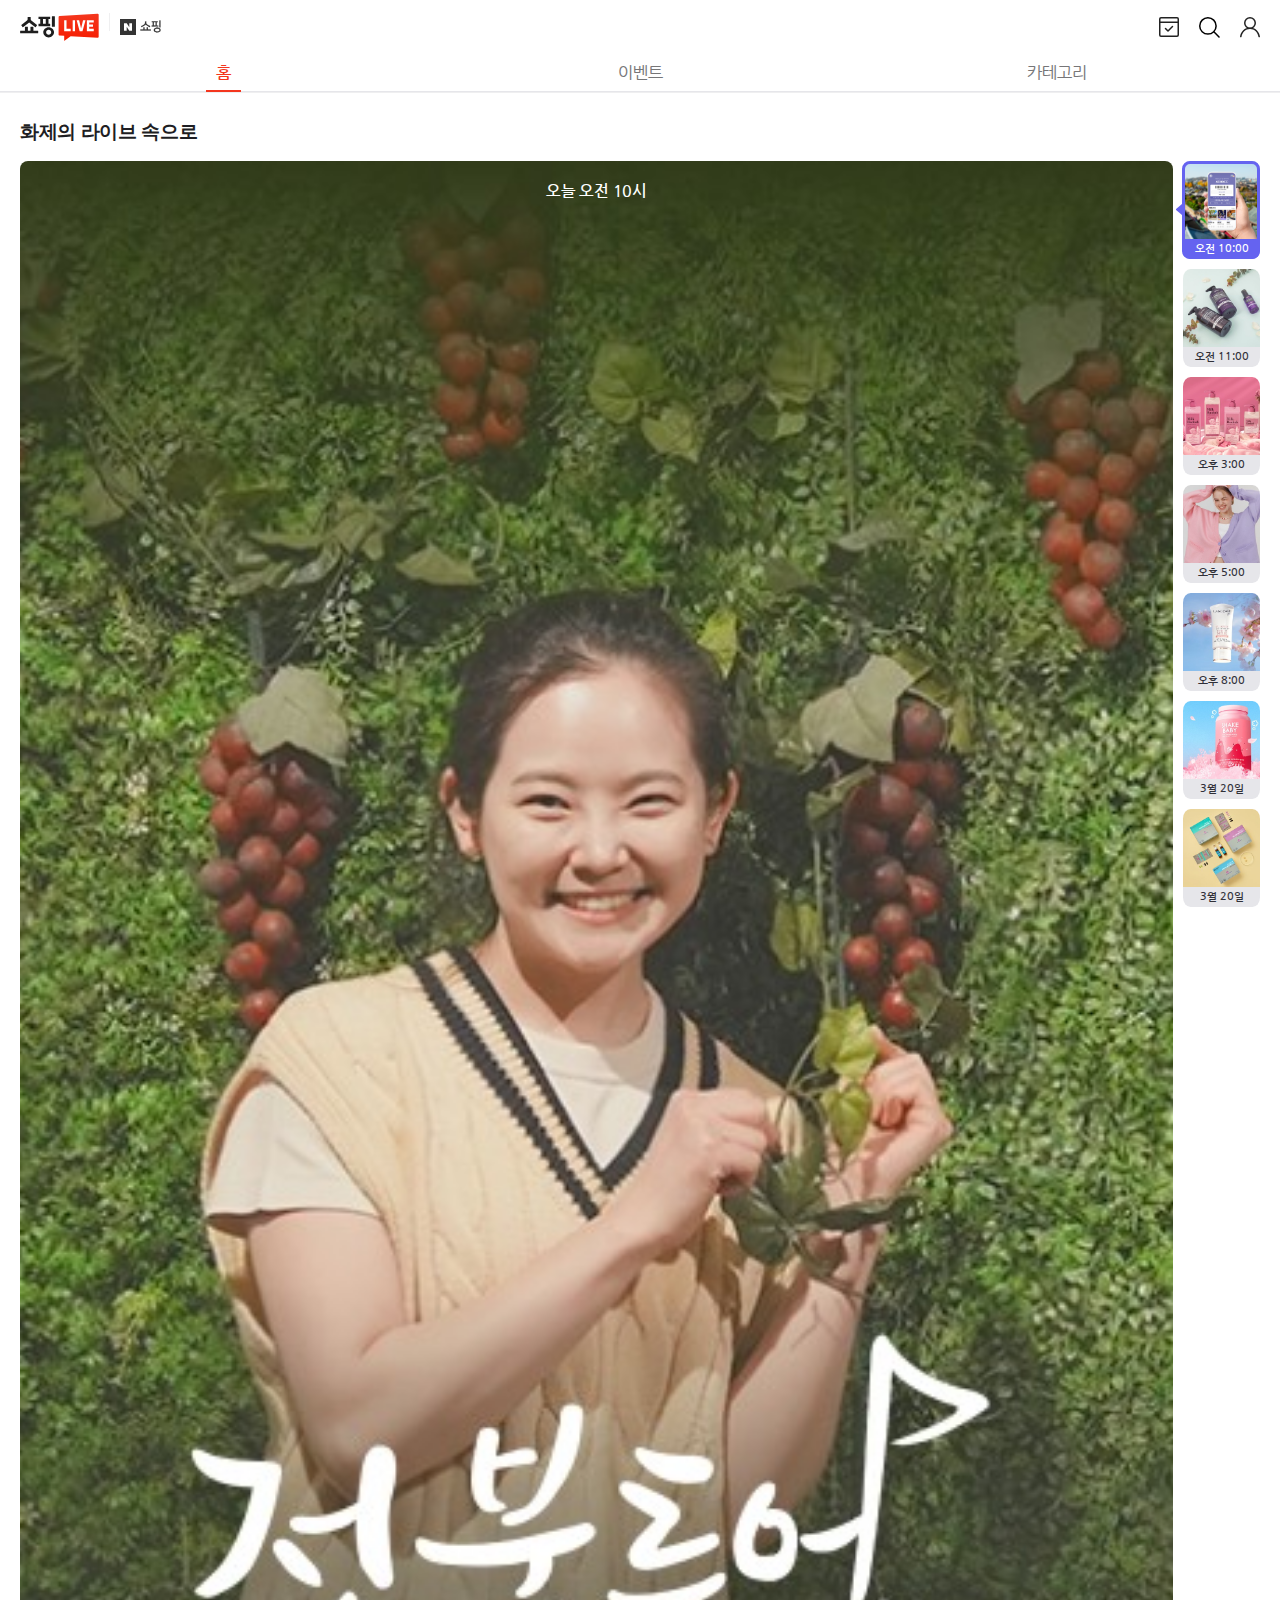
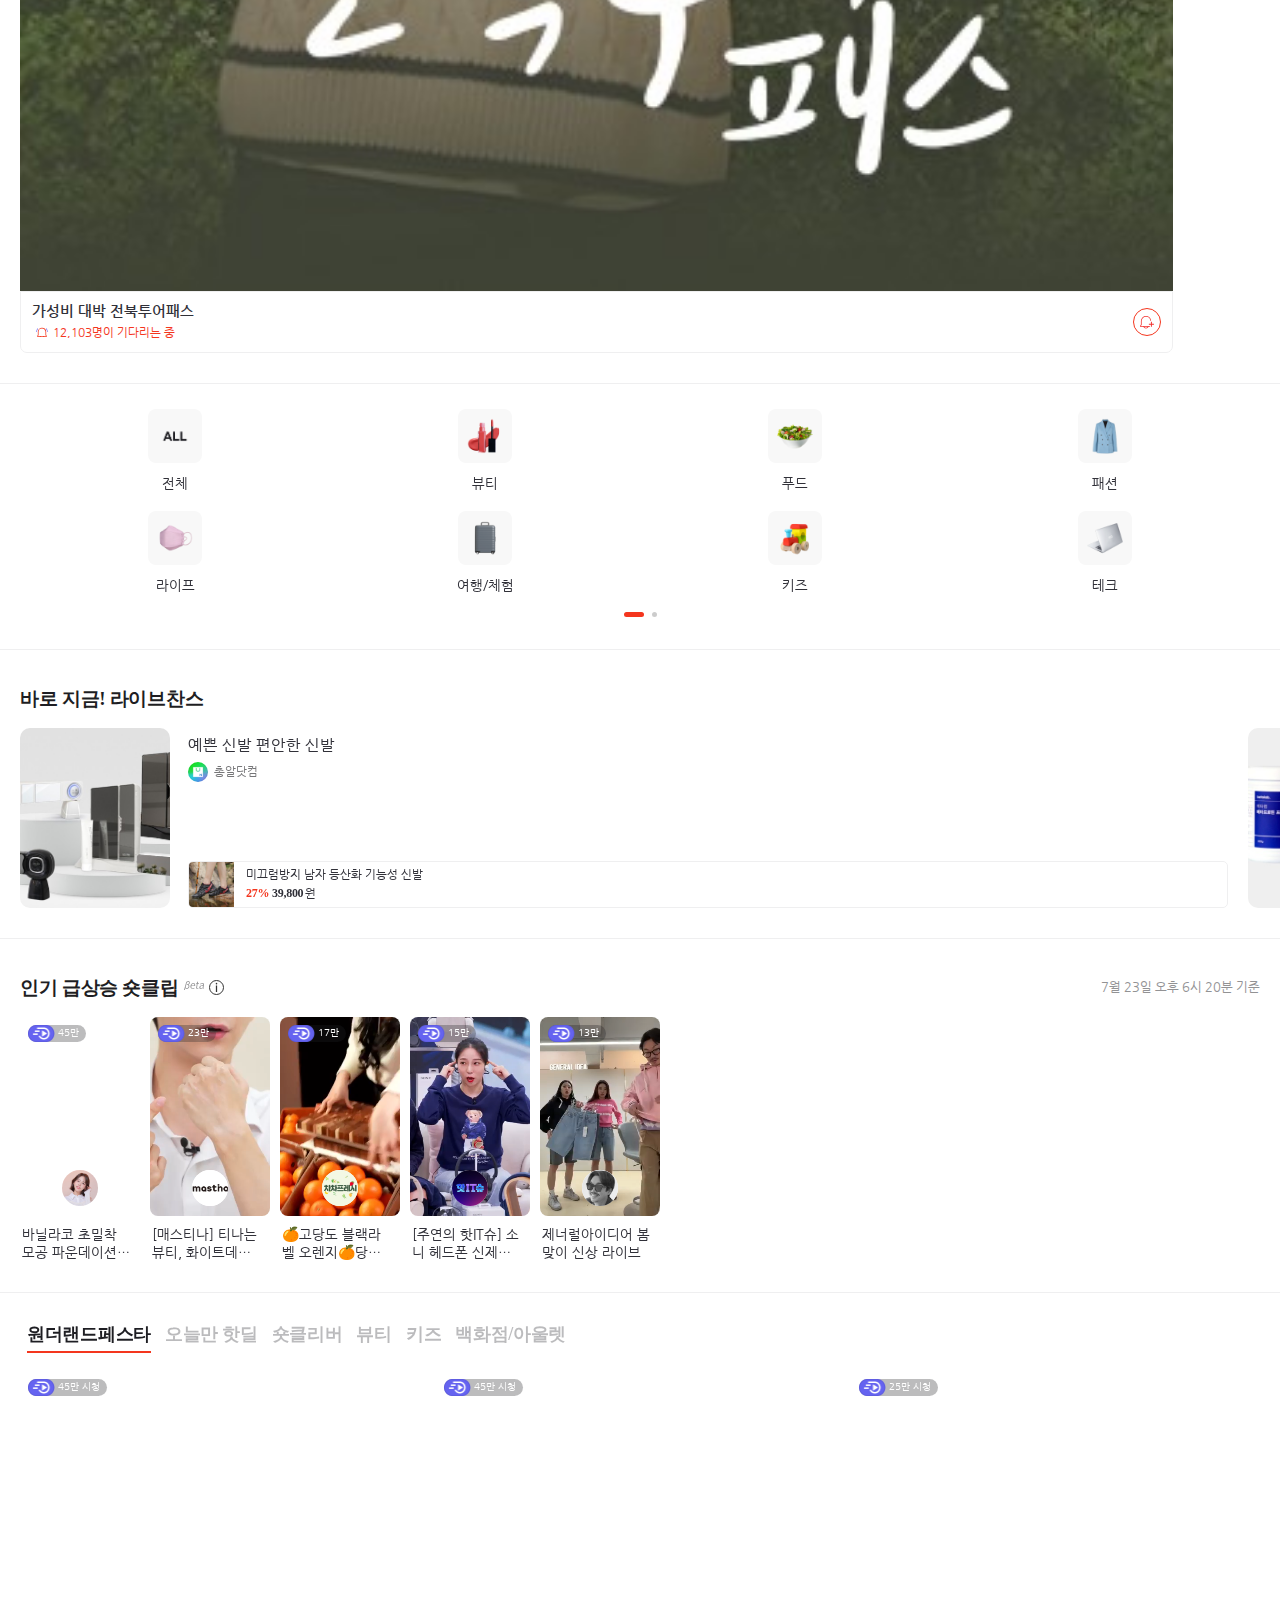
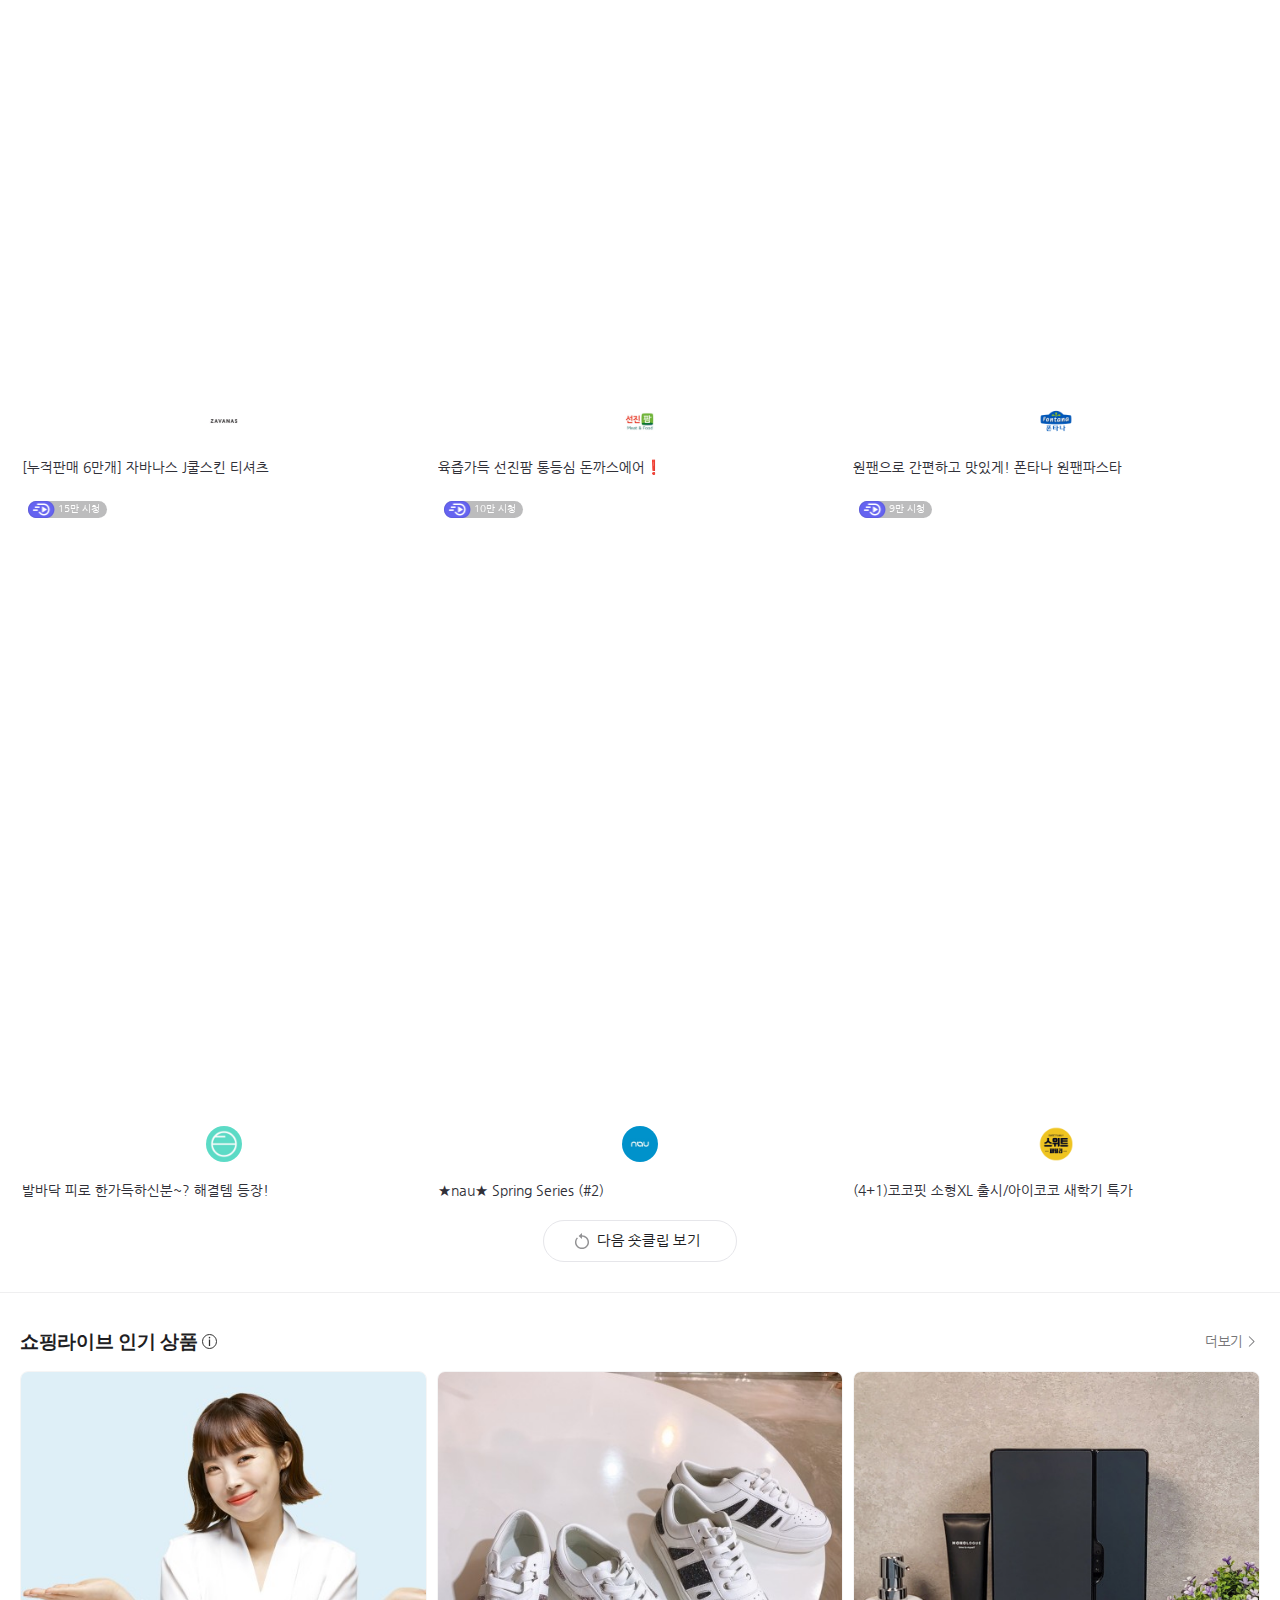
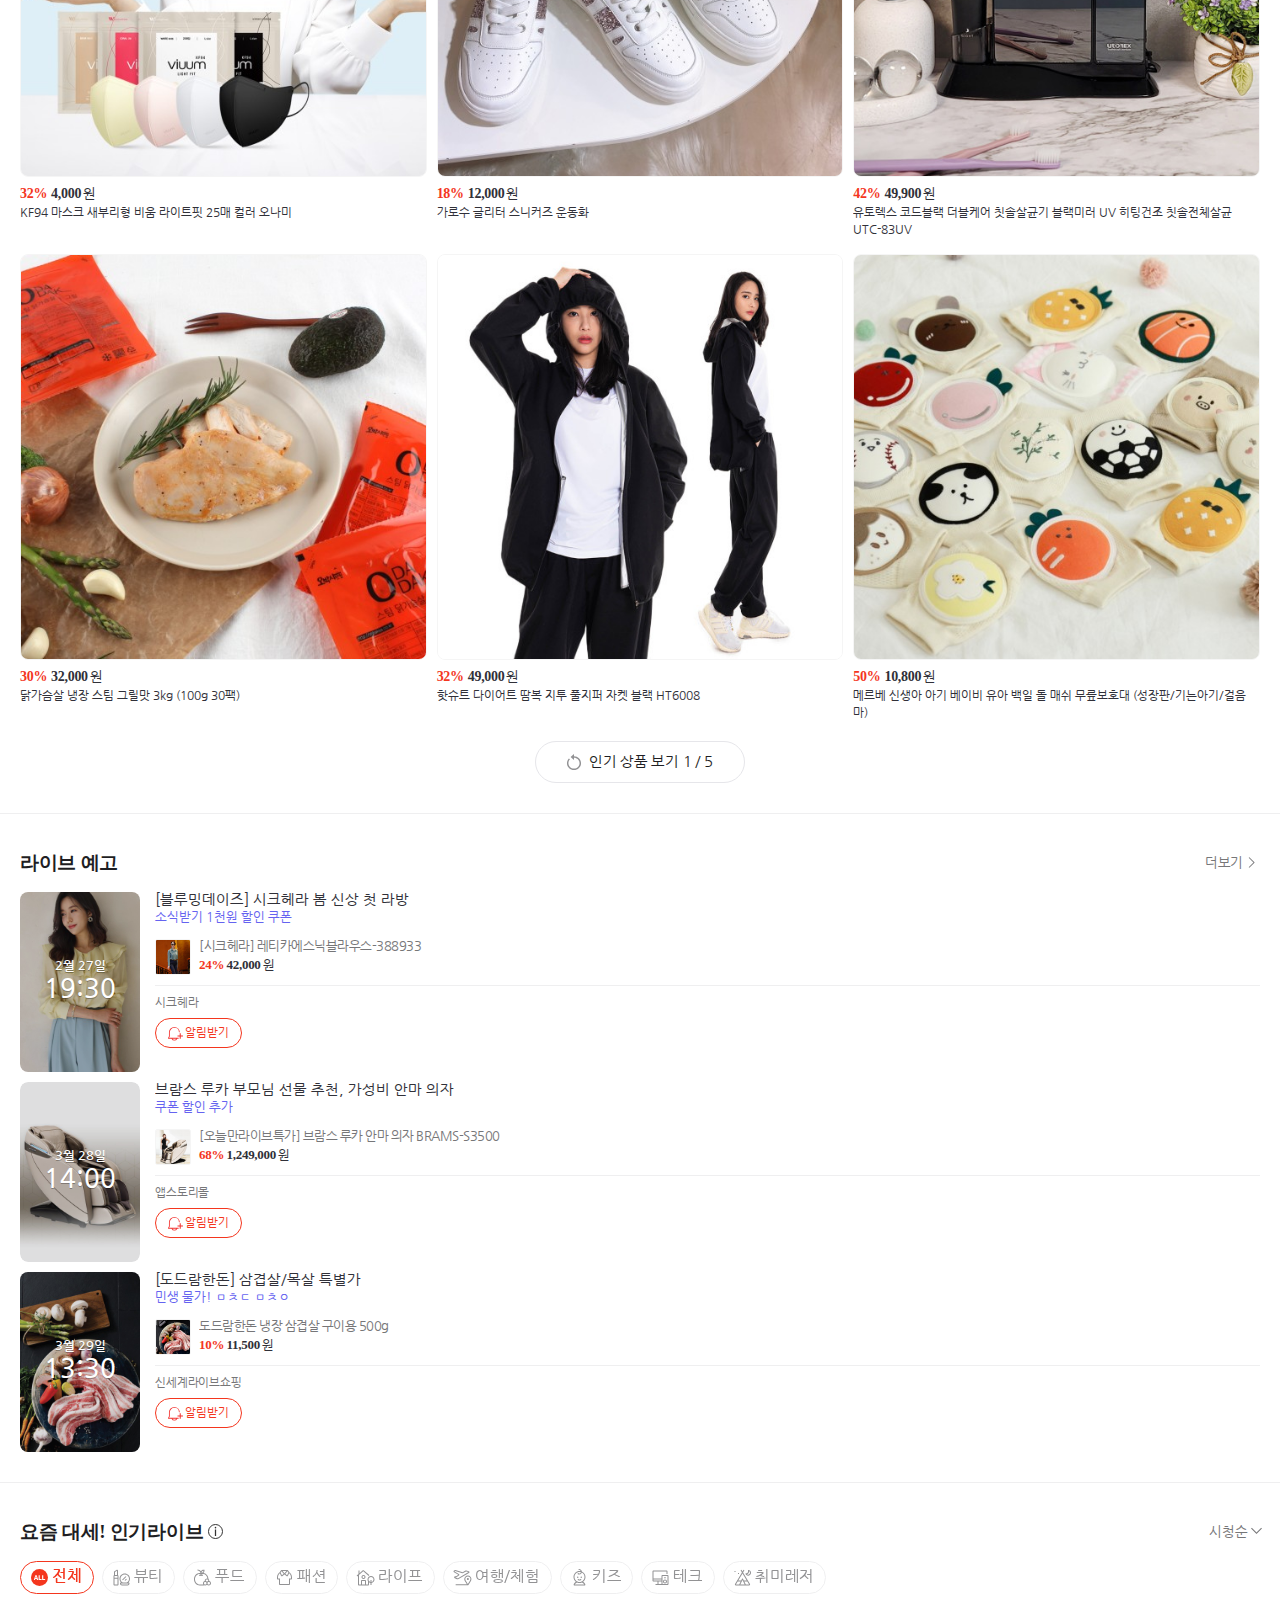
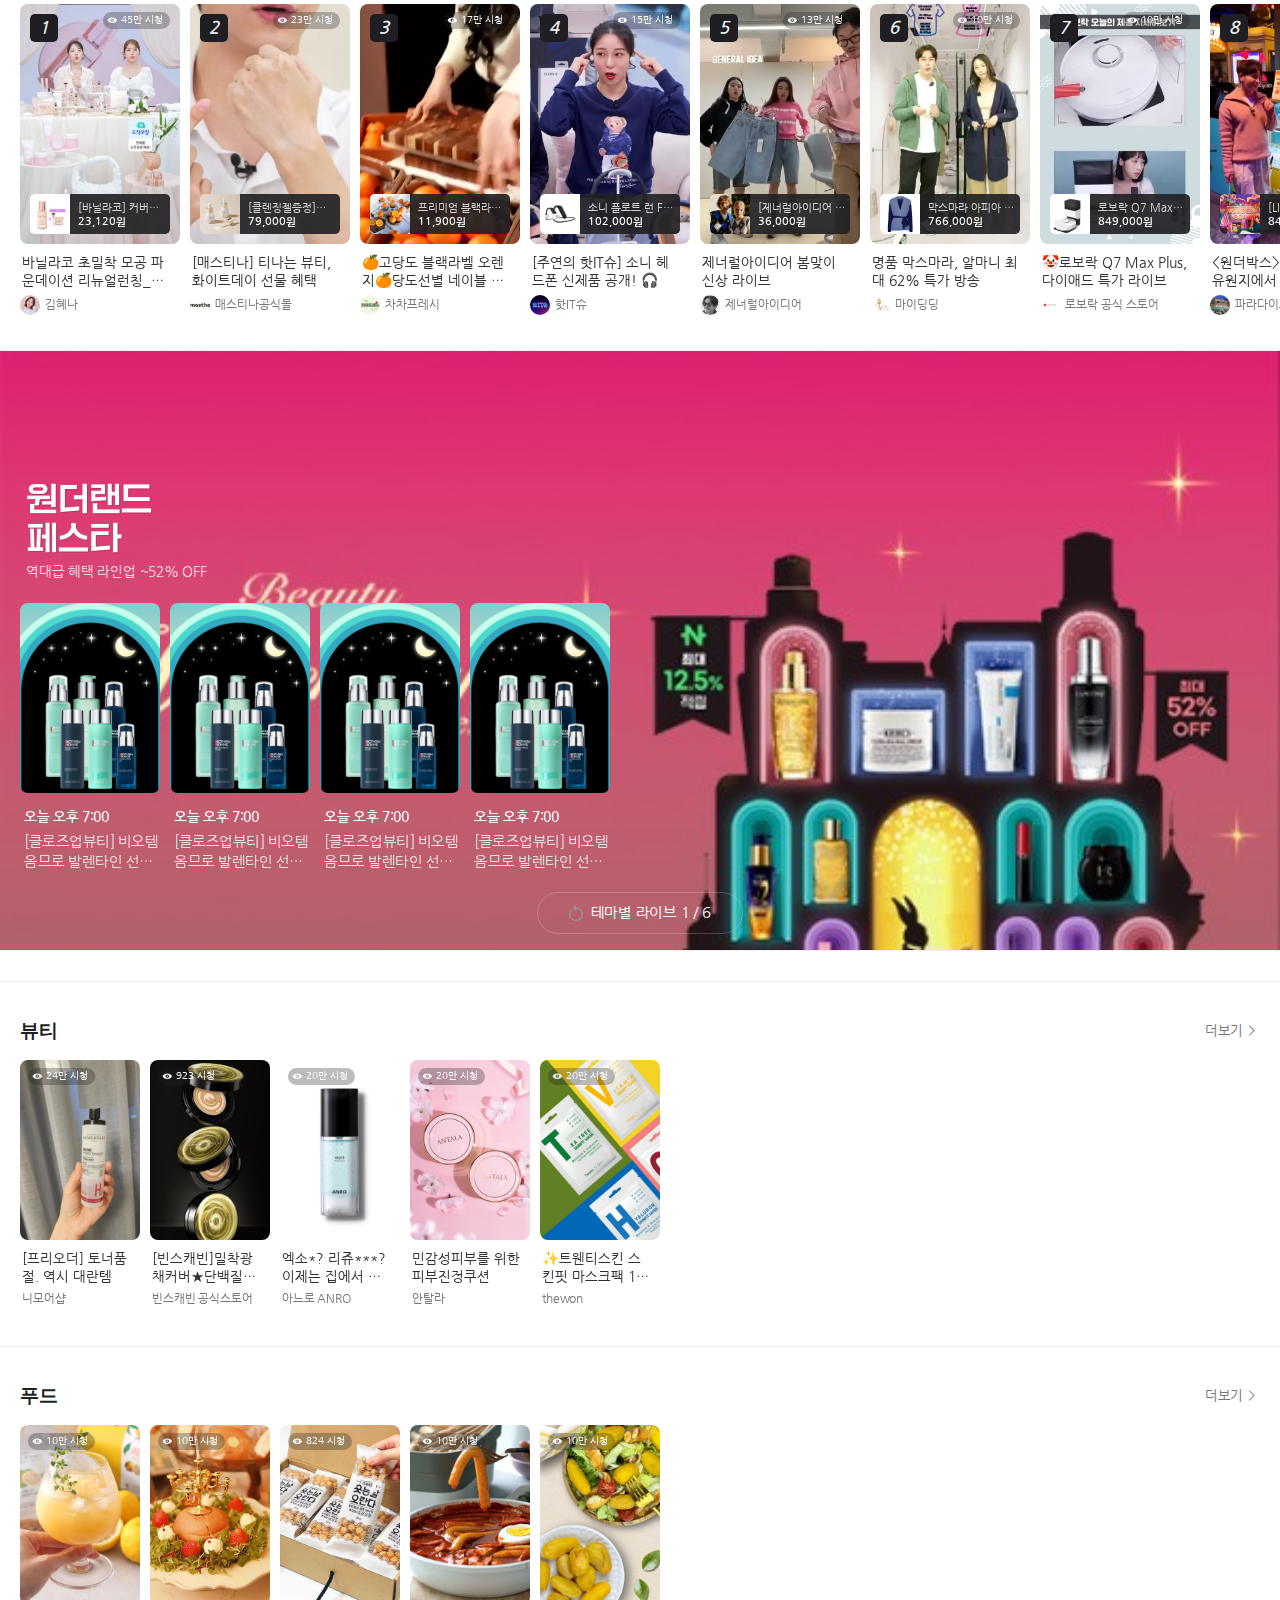
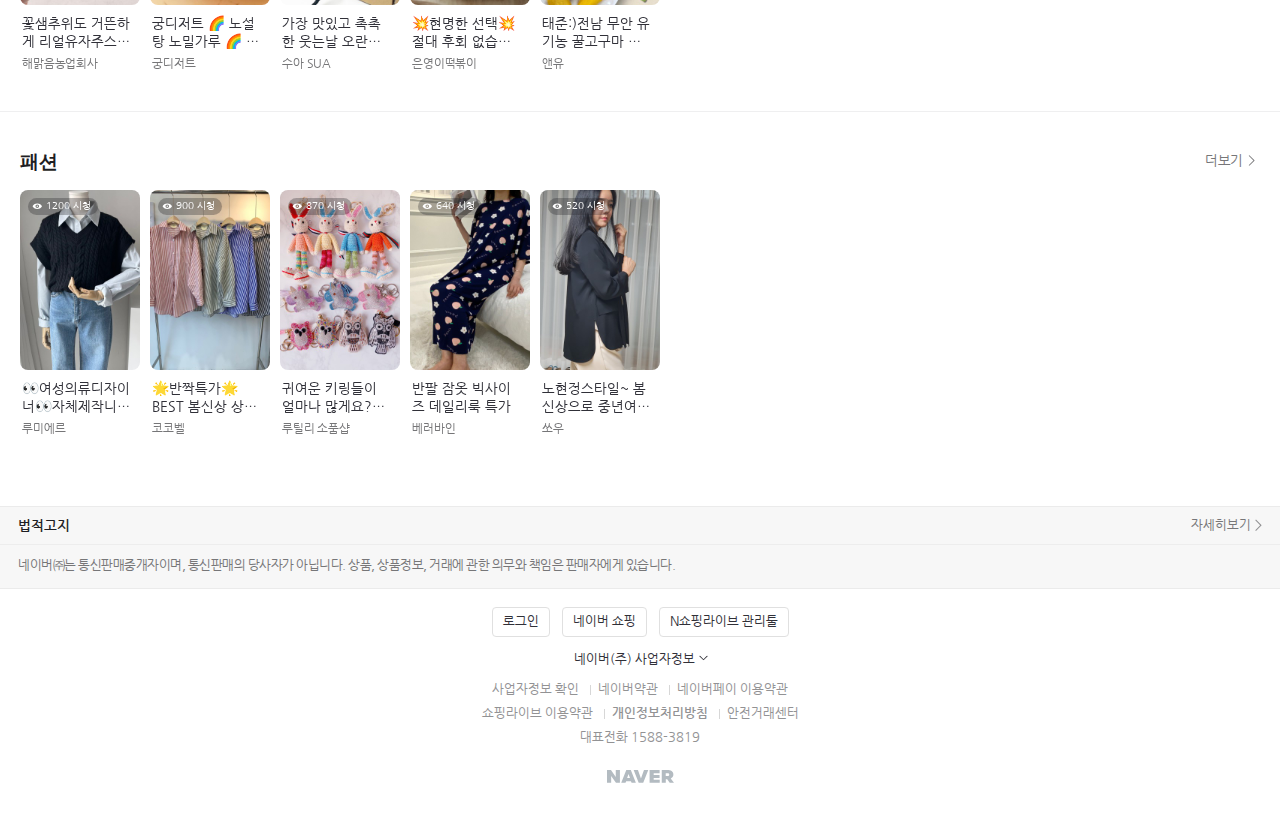
<file: index.html>
<!DOCTYPE html>
<html lang="ko">
<head>
    <meta charset="UTF-8">
    <meta http-equiv="X-UA-Compatible" content="IE=edge">
    <meta name="viewport" content="width=device-width, initial-scale=1.0">
    <title>네이버 쇼핑LIVE</title>
    <!-- Link Swiper's CSS -->
    <link rel="stylesheet" href="https://cdn.jsdelivr.net/npm/swiper@9/swiper-bundle.min.css" />
    <!-- Custom CSS -->
    <link rel="stylesheet" href="./assets/css/style.css">
    <!-- Swiper JS -->
    <script src="https://cdn.jsdelivr.net/npm/swiper@9/swiper-bundle.min.js"></script>
    <script defer src="./assets/js/common.js"></script>
    <script defer src="./assets/js/main.js"></script>
</head>
<body>
    <header class="header">
        <div class="common-inner">
            <div class="group-header">
                <h1 class="logo-area">
                    <a href="">
                        <span class="blind">쇼핑LIVE</span>
                        <svg xmlns="http://www.w3.org/2000/svg" width="79" height="28" viewBox="0 0 79 28" focusable="false" aria-hidden="false" role="img"><defs><linearGradient id="logo_svg__a" x1="49.999%" x2="49.999%" y1="4.561%" y2="105.472%"><stop offset="0%" stop-color="#F4361D"></stop><stop offset="100%" stop-color="#F61C00"></stop></linearGradient></defs><g fill="none" fill-rule="evenodd"><path fill="url(#logo_svg__a)" d="m77.605.806-38.07 2.316a1.007 1.007 0 0 0-.946 1.006v17.376c0 .533.414.974.946 1.007l4.651.282v4.784c0 .166.188.261.322.163l6.153-4.554 26.944 1.64a1.009 1.009 0 0 0 1.07-1.006V1.813a1.01 1.01 0 0 0-1.07-1.007"></path><path fill="#1E1E1E" d="M13.196 13.841h-2.524a.216.216 0 0 0-.216.216v3.623H7.885v-3.623a.215.215 0 0 0-.216-.216H5.145a.216.216 0 0 0-.216.216v3.623H.354a.215.215 0 0 0-.215.215v2.122c0 .12.096.216.215.216h17.633a.216.216 0 0 0 .215-.216v-2.122a.215.215 0 0 0-.215-.215h-4.575v-3.623a.216.216 0 0 0-.216-.216"></path><path fill="#1E1E1E" d="M2.985 14.204 9.17 9.418l6.186 4.786a.215.215 0 0 0 .303-.041l1.403-1.873a.219.219 0 0 0-.041-.3L11.34 7.6a1.635 1.635 0 0 1-.632-1.29V4.222a.215.215 0 0 0-.215-.215H7.847a.214.214 0 0 0-.215.215V6.31c0 .505-.234.98-.633 1.29L1.32 11.99a.216.216 0 0 0-.041.3l1.401 1.873c.072.095.21.115.304.04M31.886 3.414v10.028c0 .12.097.216.217.216h2.544c.12 0 .215-.097.215-.216V3.414a.215.215 0 0 0-.215-.216h-2.544a.217.217 0 0 0-.217.216m-8.902 7.28h2.78V6.103h-2.78v4.59zm6.983 0H28.49V6.102h1.478c.12 0 .215-.096.215-.215V3.85a.215.215 0 0 0-.215-.216H18.706a.216.216 0 0 0-.215.216v2.037c0 .119.097.215.215.215h1.543v4.592h-1.543a.215.215 0 0 0-.215.215v2.037c0 .119.097.215.215.215h11.261c.12 0 .215-.096.215-.215v-2.037a.215.215 0 0 0-.215-.215zm1.237 8.586c0 1.336-1.14 2.424-2.54 2.424-1.401 0-2.54-1.088-2.54-2.424 0-1.336 1.139-2.423 2.54-2.423 1.4 0 2.54 1.087 2.54 2.423m-2.54-5.116c-2.97 0-5.386 2.295-5.386 5.116 0 2.821 2.416 5.116 5.386 5.116 2.969 0 5.385-2.295 5.385-5.116 0-2.821-2.416-5.116-5.385-5.116"></path><path fill="#FFF" d="M46.525 7.175h-2.339v11.012h6.52v-2.319h-4.181zm6.159 11.012h2.339V7.175h-2.339zm21.067-8.693V7.175h-6.882v11.012h6.882v-2.319h-4.544v-2.104h3.8v-2.319h-3.8V9.494zM63.035 7.175l-1.954 8.223-1.953-8.223h-2.467l3.01 11.012h2.821l3.009-11.012z"></path></g></svg>
                    </a>
                </h1>
                <div class="link-area">
                    <a href="">
                        <span class="blind">네이버 쇼핑</span>
                        <svg width="41" height="16" viewBox="0 0 41 16" fill="none" xmlns="http://www.w3.org/2000/svg" focusable="false" aria-hidden="false" role="img"><path fill-rule="evenodd" popular-rule="evenodd" d="M0 16h16V0H0v16ZM9.31 4.338H12v7.324H9.272l-2.58-3.791v3.791H4V4.338h2.728l2.58 3.79v-3.79ZM25.632 5.57c-.067.138-.222.311-.467.522a7.82 7.82 0 0 1-1 .705 47.62 47.62 0 0 1-2.548 1.482l-.61-.948c.498-.267.954-.518 1.368-.753.414-.235.828-.49 1.243-.765.282-.187.514-.365.696-.535.182-.17.325-.348.43-.535.102-.186.172-.39.21-.613.038-.223.056-.484.056-.784V2.4h1.243v.947c0 .3.017.561.05.784.033.223.103.43.211.62s.26.374.46.552c.199.179.468.377.808.595.39.252.779.486 1.168.705.39.219.829.458 1.318.717l-.596.935c-.465-.259-.917-.512-1.356-.759-.439-.247-.845-.488-1.218-.723a8.842 8.842 0 0 1-.981-.686c-.249-.207-.407-.378-.473-.516h-.012Zm5.258 4.823v1.02H20.373v-1.02h2.984V8.182h1.218v2.21h2.113v-2.21h1.218v2.21h2.984Z" fill="#333"></path><path d="M25.632 5.57v-.05H25.6l-.013.028.045.022Zm-.467.522-.032-.038.032.038Zm-1 .705-.026-.043.026.043Zm-1.156.698.025.043-.025-.043Zm-1.392.784-.042.027.025.039.04-.022-.023-.044Zm-.61-.948-.023-.044-.048.026.03.045.041-.027Zm2.61-1.518-.027-.042.028.042Zm.697-.535.034.037-.034-.037Zm.43-.535.043.025-.044-.025ZM25.01 2.4v-.05h-.05v.05h.05Zm1.242 0h.05v-.05h-.05v.05Zm.721 2.903.034-.037-.034.037Zm.808.595.027-.042-.027.042Zm1.168.705-.024.044.024-.044Zm1.318.717.042.027.03-.046-.049-.025-.023.044Zm-.596.935-.025.044.042.023.025-.04-.042-.027Zm-1.356-.759.025-.043-.025.043Zm-1.218-.723.027-.042-.027.042ZM25.644 5.57l.045-.022-.014-.028h-.031v.05Zm5.246 4.823h.05v-.05h-.05v.05Zm0 1.02v.05h.05v-.05h-.05Zm-10.517 0h-.05v.05h.05v-.05Zm0-1.02v-.05h-.05v.05h.05Zm2.984 0v.05h.05v-.05h-.05Zm0-2.211v-.05h-.05v.05h.05Zm1.218 0h.05v-.05h-.05v.05Zm0 2.21h-.05v.05h.05v-.05Zm2.113 0v.05h.05v-.05h-.05Zm0-2.21v-.05h-.05v.05h.05Zm1.218 0h.05v-.05h-.05v.05Zm0 2.21h-.05v.05h.05v-.05Zm-2.32-4.844c-.061.128-.21.296-.453.506l.065.076c.246-.211.407-.39.479-.539l-.09-.043Zm-.453.506a7.777 7.777 0 0 1-.994.7l.052.085c.424-.26.76-.496 1.007-.71l-.065-.075Zm-.994.7c-.365.227-.75.46-1.155.698l.05.086a56.46 56.46 0 0 0 1.158-.699l-.053-.085Zm-1.155.698c-.406.239-.87.5-1.391.783l.048.088c.522-.284.987-.546 1.393-.785l-.05-.086Zm-1.325.8-.61-.948-.084.054.61.948.084-.054Zm-.628-.877c.498-.267.954-.518 1.369-.753l-.05-.087c-.414.234-.869.485-1.366.752l.047.088Zm1.369-.753c.415-.236.83-.492 1.245-.768l-.055-.083c-.413.275-.826.53-1.24.764l.05.087Zm1.245-.767c.284-.188.519-.368.703-.54l-.068-.073c-.18.167-.41.344-.69.53l.055.083Zm.703-.54c.185-.173.332-.356.439-.547l-.087-.049c-.102.181-.241.355-.42.523l.068.073Zm.439-.547a1.96 1.96 0 0 0 .216-.63l-.098-.016a1.86 1.86 0 0 1-.206.597l.088.049Zm.216-.63c.039-.226.058-.49.058-.792h-.1c0 .298-.02.556-.056.776l.098.016Zm.058-.792V2.4h-.1v.947h.1Zm-.05-.897h1.242v-.1H25.01v.1Zm1.192-.05v.947h.1V2.4h-.1Zm0 .947c0 .302.017.566.05.791l.1-.014a5.37 5.37 0 0 1-.05-.777h-.1Zm.05.791c.034.229.107.441.218.637l.087-.049a1.726 1.726 0 0 1-.206-.602l-.099.014Zm.218.637c.11.196.267.385.47.565l.067-.074a2.156 2.156 0 0 1-.45-.54l-.087.05Zm.47.565c.201.181.473.381.814.6l.054-.084a6.376 6.376 0 0 1-.801-.59l-.067.074Zm.814.6c.39.252.78.487 1.17.707l.05-.087a22.6 22.6 0 0 1-1.166-.704l-.055.084Zm1.17.707c.39.219.83.458 1.32.717l.046-.088c-.488-.26-.927-.498-1.316-.716l-.05.087Zm1.3.646-.596.935.085.054.596-.935-.084-.054Zm-.529.918c-.464-.259-.916-.511-1.355-.758l-.05.087 1.356.759.05-.088Zm-1.355-.758a28.657 28.657 0 0 1-1.216-.722l-.053.085c.373.235.78.477 1.22.724l.049-.087Zm-1.217-.722a8.789 8.789 0 0 1-.975-.683l-.064.077c.25.209.58.439.987.691l.052-.085Zm-.975-.683c-.248-.206-.399-.372-.46-.5l-.09.044c.072.149.237.326.486.533l.064-.077Zm-.505-.527h-.012v.1h.012v-.1Zm5.196 4.873v1.02h.1v-1.02h-.1Zm.05.97H20.373v.1H30.89v-.1Zm-10.466.05v-1.02h-.1v1.02h.1Zm-.05-.97h2.983v-.1h-2.983v.1Zm3.033-.05V8.182h-.1v2.21h.1Zm-.05-2.161h1.218v-.1h-1.218v.1Zm1.168-.05v2.21h.1v-2.21h-.1Zm.05 2.26h2.113v-.1h-2.113v.1Zm2.163-.05v-2.21h-.1v2.21h.1Zm-.05-2.16h1.218v-.1h-1.218v.1Zm1.168-.05v2.21h.1v-2.21h-.1Zm.05 2.26h2.984v-.1h-2.984v.1Z" fill="#333"></path><path fill-rule="evenodd" popular-rule="evenodd" d="M39.338 8.353h1.173V1.587h-1.173v6.766Zm-2.13 1.276c-.336 0-.641.036-.916.106-.276.071-.511.165-.706.282a1.455 1.455 0 0 0-.45.393.76.76 0 0 0-.155.445v.35c0 .15.052.298.155.444.105.146.254.277.45.394.195.117.43.21.706.281.275.071.58.106.916.106.334 0 .64-.035.915-.106.275-.07.51-.164.706-.281.195-.117.345-.248.449-.394a.761.761 0 0 0 .156-.444v-.35a.761.761 0 0 0-.156-.445 1.454 1.454 0 0 0-.45-.393 2.685 2.685 0 0 0-.705-.282 3.689 3.689 0 0 0-.915-.106Zm-2.43-3.04h.825V3.252h-1.759V6.59h.934Zm2.43 6.854c-.527 0-1-.056-1.419-.168a3.54 3.54 0 0 1-1.065-.463 2.163 2.163 0 0 1-.67-.688 1.604 1.604 0 0 1-.234-.832v-.512c0-.3.078-.582.234-.845.155-.263.378-.492.67-.687a3.55 3.55 0 0 1 1.065-.463c.419-.113.892-.17 1.419-.17.526 0 .998.057 1.417.17.42.113.774.267 1.066.463.29.195.515.424.67.687.156.263.233.544.233.845v.512c0 .292-.077.567-.233.826-.155.258-.38.485-.67.682a3.68 3.68 0 0 1-1.066.468 5.288 5.288 0 0 1-1.417.175Zm-5.506-5.84V6.59h1.017V3.25h-.946V2.238h5.973v1.014h-1.017v3.301c.255-.016.5-.035.736-.056.235-.02.472-.052.712-.094l.096 1.013c-.432.075-.952.125-1.563.15-.61.025-1.282.038-2.016.038h-2.992Z" fill="#333"></path><path d="M39.338 8.353h-.05v.05h.05v-.05Zm1.173 0v.05h.05v-.05h-.05Zm0-6.766h.05v-.05h-.05v.05Zm-1.173 0v-.05h-.05v.05h.05Zm-3.046 8.148-.013-.048.013.048Zm-.706.282.025.043-.025-.043Zm-.45.393-.04-.029.04.03Zm0 1.239-.04.029.04-.029Zm.45.394.026-.043-.026.043Zm.706.281.012-.048-.012.048Zm1.831 0 .013.049-.013-.049Zm.706-.281.026.043-.026-.043Zm.449-.394.04.029-.04-.029Zm0-1.239.04-.028-.04.028Zm-.45-.393-.025.043.026-.043Zm-.705-.282.013-.048-.013.048Zm-2.52-3.145v.05h.05v-.05h-.05Zm0-3.34h.05V3.2h-.05v.05Zm-1.759 0V3.2h-.05v.05h.05Zm0 3.34h-.05v.05h.05v-.05Zm1.945 6.685-.013.048.013-.048Zm-1.735-1.15.043-.026-.043.025Zm0-2.19.043.026-.043-.026Zm1.735-1.15.013.048-.013-.048Zm2.836 0-.013.048.013-.048Zm1.066.463.028-.042-.028.042Zm.67.687-.043.026.043-.026Zm0 2.183-.043-.026.043.026Zm-.67.682.028.041-.028-.041Zm-1.066.468.014.049-.014-.049Zm-6.923-5.665h-.05v.05h.05v-.05Zm0-1.013v-.05h-.05v.05h.05Zm1.017 0v.05h.05v-.05h-.05Zm0-3.34h.05V3.2h-.05v.05Zm-.946 0h-.05v.05h.05v-.05Zm0-1.013v-.05h-.05v.05h.05Zm5.973 0h.05v-.05h-.05v.05Zm0 1.014v.05h.05v-.05h-.05Zm-1.017 0V3.2h-.05v.05h.05Zm0 3.301h-.05v.054l.053-.004-.003-.05Zm.736-.056.004.05-.004-.05Zm.712-.094.05-.005-.005-.053-.054.009.009.049Zm.096 1.013.008.05.046-.009-.005-.046-.05.005Zm-1.563.15.003.05-.002-.05Zm2.628.838h1.173v-.1h-1.173v.1Zm1.223-.05V1.587h-.1v6.766h.1Zm-.05-6.816h-1.173v.1h1.173v-.1Zm-1.223.05v6.766h.1V1.587h-.1Zm-2.08 7.992c-.34 0-.65.036-.929.108l.025.097c.27-.07.572-.105.904-.105v-.1Zm-.929.108a2.722 2.722 0 0 0-.719.287l.051.086c.19-.114.421-.206.693-.276l-.025-.097Zm-.719.287c-.2.119-.355.255-.464.407l.081.059c.1-.139.243-.266.434-.38l-.05-.086Zm-.464.408a.81.81 0 0 0-.165.473h.1a.71.71 0 0 1 .146-.416l-.081-.057Zm-.165.473v.35h.1v-.35h-.1Zm0 .35c0 .162.056.32.165.473l.081-.058a.71.71 0 0 1-.146-.415h-.1Zm.165.473c.109.153.264.288.464.408l.051-.086a1.412 1.412 0 0 1-.434-.38l-.081.058Zm.464.408c.2.12.44.215.72.287l.024-.097a2.62 2.62 0 0 1-.693-.276l-.05.086Zm.72.287c.279.072.589.107.928.107v-.1c-.332 0-.634-.034-.904-.104l-.025.097Zm.928.107c.338 0 .647-.035.928-.107l-.025-.097c-.271.07-.572.104-.903.104v.1Zm.928-.107c.278-.072.518-.167.718-.287l-.05-.086a2.63 2.63 0 0 1-.694.276l.026.097Zm.719-.287c.2-.12.355-.255.464-.408l-.082-.058a1.41 1.41 0 0 1-.434.38l.052.086Zm.464-.408a.811.811 0 0 0 .165-.473h-.1a.711.711 0 0 1-.147.415l.082.058Zm.165-.473v-.35h-.1v.35h.1Zm0-.35a.81.81 0 0 0-.166-.473l-.081.057a.712.712 0 0 1 .147.416h.1Zm-.166-.474a1.501 1.501 0 0 0-.464-.407l-.05.086c.19.114.334.241.433.38l.081-.059Zm-.463-.407c-.201-.12-.44-.215-.72-.287l-.024.097c.271.07.502.162.692.276l.052-.086Zm-.72-.287a3.739 3.739 0 0 0-.927-.108v.1c.33 0 .632.035.903.105l.024-.097ZM34.778 6.64h.825v-.1h-.825v.1Zm.875-.05V3.25h-.1v3.34h.1Zm-.05-3.39h-1.759v.1h1.76v-.1Zm-1.809.05v3.34h.1V3.25h-.1Zm.05 3.39h.934v-.1h-.934v.1Zm3.364 6.753c-.524 0-.992-.056-1.406-.166l-.026.096c.424.114.901.17 1.431.17v-.1Zm-1.406-.166a3.489 3.489 0 0 1-1.05-.457l-.056.083c.297.2.657.357 1.08.47l.026-.096Zm-1.05-.457a2.111 2.111 0 0 1-.655-.671l-.086.05c.16.27.388.505.685.704l.056-.083Zm-.655-.671a1.554 1.554 0 0 1-.227-.807h-.1c0 .302.08.588.24.858l.087-.052Zm-.227-.807v-.512h-.1v.512h.1Zm0-.512c0-.292.075-.564.227-.82l-.086-.05c-.16.27-.24.56-.24.87h.1Zm.227-.82c.15-.255.368-.479.655-.67l-.056-.084c-.297.2-.526.434-.685.704l.086.05Zm.655-.67a3.502 3.502 0 0 1 1.05-.457l-.026-.096c-.423.113-.783.27-1.08.47l.056.082Zm1.05-.457a5.417 5.417 0 0 1 1.406-.167v-.1c-.531 0-1.008.057-1.432.17l.026.097Zm1.406-.167c.522 0 .99.056 1.404.167l.026-.096a5.52 5.52 0 0 0-1.43-.171v.1Zm1.404.167c.416.112.765.264 1.051.456l.056-.083a3.607 3.607 0 0 0-1.08-.47l-.027.097Zm1.051.456c.286.192.504.416.655.672l.086-.051c-.16-.27-.389-.505-.685-.704l-.056.083Zm.655.672c.151.255.226.527.226.819h.1c0-.31-.08-.6-.24-.87l-.086.05Zm.226.819v.512h.1v-.512h-.1Zm0 .512c0 .283-.075.549-.226.8l.086.051c.16-.266.24-.55.24-.85h-.1Zm-.226.8c-.15.251-.37.473-.655.666l.056.083c.296-.2.525-.432.685-.698l-.086-.051Zm-.655.666a3.632 3.632 0 0 1-1.051.462l.027.097a3.73 3.73 0 0 0 1.08-.476l-.056-.083Zm-1.051.462a5.24 5.24 0 0 1-1.404.173v.1c.53 0 1.007-.058 1.43-.176l-.026-.097Zm-6.86-5.617V6.59h-.1v1.013h.1Zm-.05-.963h1.017v-.1h-1.017v.1Zm1.067-.05V3.25h-.1v3.34h.1Zm-.05-3.39h-.946v.1h.946v-.1Zm-.896.05V2.238h-.1v1.014h.1Zm-.05-.963h5.973v-.1h-5.973v.1Zm5.923-.05v1.014h.1V2.237h-.1Zm.05.964h-1.017v.1h1.017v-.1Zm-1.067.05v3.301h.1V3.251h-.1Zm.053 3.351c.255-.016.5-.035.737-.056l-.008-.1c-.236.021-.48.04-.736.057l.007.1Zm.737-.056c.237-.02.475-.053.716-.095l-.017-.098a8.582 8.582 0 0 1-.707.093l.008.1Zm.658-.14.096 1.014.1-.01-.096-1.013-.1.01Zm.137.96c-.428.074-.947.124-1.556.15l.005.1a12.276 12.276 0 0 0 1.568-.152l-.017-.098Zm-1.556.15c-.61.024-1.28.037-2.014.037v.1c.734 0 1.407-.013 2.019-.038l-.005-.1Zm-2.014.037h-2.992v.1h2.992v-.1Z" fill="#333"></path></svg>
                    </a>
                </div>
                <div class="util-area">
                    <a href="" class="link-calendar">
                        <span class="blind">라이브 캘린더</span>
                        <svg xmlns="http://www.w3.org/2000/svg" width="20" height="20" focusable="false" aria-hidden="false" role="img"><g fill="#222" fill-rule="evenodd"><path fill-rule="nonzero" d="M18 0a2 2 0 0 1 2 2v16a2 2 0 0 1-2 2H2a2 2 0 0 1-2-2V2a2 2 0 0 1 2-2h16zm0 1.5H2a.5.5 0 0 0-.492.41L1.5 2v16a.5.5 0 0 0 .41.492L2 18.5h16a.5.5 0 0 0 .492-.41L18.5 18V2a.5.5 0 0 0-.41-.492L18 1.5z"></path><path d="M0 4.5h20V6H0z"></path><path fill-rule="nonzero" d="M12.97 8.97a.749.749 0 0 1 1.133.976l-.073.084-4.5 4.5a.75.75 0 0 1-.976.073l-.084-.073-2.5-2.5a.749.749 0 0 1 .976-1.133l.084.073L9 12.939l3.97-3.97z"></path></g></svg>
                    </a>
                    <a href="" class="link-search">
                        <span class="blind">검색</span>
                        <svg xmlns="http://www.w3.org/2000/svg" width="21" height="21" focusable="false" aria-hidden="false" role="img"><g fill="#000" fill-rule="nonzero"><path d="M8.925 0a8.925 8.925 0 0 1 8.925 8.925 8.925 8.925 0 0 1-8.925 8.925A8.925 8.925 0 0 1 0 8.925 8.925 8.925 0 0 1 8.925 0zm0 1.5a7.425 7.425 0 1 0 0 14.85 7.425 7.425 0 0 0 0-14.85z"></path><path d="M14.554 14.554a.75.75 0 0 1 .977-.072l.084.072 4.937 4.938a.749.749 0 0 1-.976 1.133l-.084-.073-4.938-4.937a.749.749 0 0 1 0-1.06z"></path></g></svg>
                    </a>
                    <a href="" class="link-login">
                        <span class="blind">로그인</span>
                        <svg xmlns="http://www.w3.org/2000/svg" xmlns:xlink="http://www.w3.org/1999/xlink" width="20" height="21" viewBox="0 0 20 21" focusable="false" aria-hidden="false" role="img" aria-label="로그인" class="NavLink_icon_my_y54la"><defs><path id="person_svg__a" d="M0 10.5h20v10H0z"></path></defs><g fill="none" fill-rule="evenodd"><path fill="#222" d="M10 0a6 6 0 100 12 6 6 0 000-12m0 1.5c2.482 0 4.5 2.019 4.5 4.5 0 2.482-2.018 4.5-4.5 4.5A4.505 4.505 0 015.5 6c0-2.481 2.019-4.5 4.5-4.5"></path><mask id="person_svg__b" fill="#fff"><use xlink:href="#person_svg__a"></use></mask><path fill="#222" d="M1.009 20.5c.26 0 .47-.2.497-.46C1.965 15.529 5.594 12 10 12c4.407 0 8.036 3.528 8.495 8.04.026.26.236.46.497.46h.505a.5.5 0 00.502-.537c-.501-5.31-4.78-9.463-9.999-9.463-5.218 0-9.497 4.152-9.998 9.463a.5.5 0 00.502.537h.505z" mask="url(#person_svg__b)"></path></g></svg>
                    </a>
                </div>
            </div>
        </div>
        <nav class="group-nav">
            <ul class="gnb-list">
                <li class="gnb-item active"><a href="./index.html" class="link-gnb"><span>홈</span></a></li>
                <li class="gnb-item"><a href="./event.html" class="link-gnb"><span>이벤트</span></a></li>
                <li class="gnb-item"><a href="./cate.html" class="link-gnb"><span>카테고리</span></a></li>
            </ul>
        </nav>
    </header>

    <main id="home" class="container">
        <!-- SC-HOT -->
        <section class="section hot">
            <div class="common-inner">
                <div class="group-title">
                    <h2 class="headline">화제의 라이브 속으로</h2>
                </div>
                <div class="group-tab">
                    <div class="menu-area">
                        <ul role="tablist" id="liveList1" class="live-list">
                            <!-- ... -->
                        </ul>
                    </div>
                    <div role="tabpanel" id="liveMain1" class="content-area">
                        <!-- ... -->
                    </div>
                </div>
            </div>
        </section>
        <!-- SC-CATE -->
        <section class="sc-cate">
            <h2 class="blind">카테고리</h2>
            <div class="common-inner">
                <div class="swiper cate-slide">
                    <nav class="swiper-wrapper">
                        <ul class="swiper-slide cate-list">
                            <li class="cate-item">
                                <a href="" class="link-cate all"><span class="text-box">전체</span></a>
                            </li>
                            <li class="cate-item">
                                <a href="" class="link-cate beauty"><span class="text-box">뷰티</span></a>
                            </li>
                            <li class="cate-item">
                                <a href="" class="link-cate food"><span class="text-box">푸드</span></a>
                            </li>
                            <li class="cate-item">
                                <a href="" class="link-cate fashion"><span class="text-box">패션</span></a>
                            </li>
                            <li class="cate-item">
                                <a href="" class="link-cate life"><span class="text-box">라이프</span></a>
                            </li>
                            <li class="cate-item">
                                <a href="" class="link-cate trip"><span class="text-box">여행/체험</span></a>
                            </li>
                            <li class="cate-item">
                                <a href="" class="link-cate kids"><span class="text-box">키즈</span></a>
                            </li>
                            <li class="cate-item">
                                <a href="" class="link-cate tech"><span class="text-box">테크</span></a>
                            </li>
                        </ul>
                        <ul class="swiper-slide cate-list">
                            <li class="cate-item">
                                <a href="" class="link-cate hobby"><span class="text-box">취미레저</span></a>
                            </li>
                            <li class="cate-item">
                                <a href="" class="link-cate culture"><span class="text-box">문화생활</span></a>
                            </li>
                        </ul>
                    </nav>
                    <div class="swiper-pagination"></div>
                </div>
            </div>
        </section>
        <!-- SECTION CHANCE -->
        <section class="section chance">
            <div class="common-inner">
                <div class="group-title">
                    <h2 class="headline">바로 지금! 라이브찬스</h2>
                </div>
            </div>
            <div class="swiper group-slide">
                <ul class="swiper-wrapper product-list">
                    <li class="swiper-slide product-item">
                        <div class="img-area">
                            <a href="">
                                <div class="img-box"><img src="./assets/images/product1.jpg" alt="케이투 남성 등산화"></div>
                            </a>
                        </div>
                        <div class="text-area">
                            <strong class="title"><a href="">예쁜 신발 편안한 신발</a></strong>
                            <a href="" class="market">총알닷컴</a>
                            <div class="product-box">
                                <a href="">
                                    <div class="img">
                                        <img src="./assets/images/product1s.jfif">
                                    </div>
                                    <div class="info">
                                        <span class="title">미끄럼방지 남자 등산화 기능성 신발</span>
                                        <div class="info-wrap">
                                            <em class="discount">27%</em>
                                            <em class="price"><strong>39,800</strong>원</em>
                                        </div>
                                    </div>
                                </a>
                            </div>
                        </div>
                    </li>
                    <li class="swiper-slide product-item">
                        <div class="img-area">
                            <a href="">
                                <div class="img-box"><img src="./assets/images/product2.jpg" alt="베타랩 올인원 쉐이크"></div>
                            </a>
                        </div>
                        <div class="text-area">
                            <strong class="title"><a href="">베타랩의 쇼핑라이브</a></strong>
                            <a href="" class="market">베타랩</a>
                            <div class="product-box">
                                <a href="">
                                    <div class="img">
                                        <img src="./assets/images/product2s.png">
                                    </div>
                                    <div class="info">
                                        <span class="title">베타랩 탄단지 다이어트 식품 올인원패키지 쉐이크 5일단식 FMD 방탄두유 당뇨</span>
                                        <div class="info-wrap">
                                            <em class="discount">34%</em>
                                            <em class="price"><strong>39,900</strong>원</em>
                                        </div>
                                    </div>
                                </a>
                            </div>
                        </div>
                    </li>
                    <li class="swiper-slide product-item">
                        <a href="" class="link-more">
                            <svg xmlns="http://www.w3.org/2000/svg" width="26" height="28" focusable="false" aria-hidden="true"><g fill="none"><circle cx="13" cy="14" r="13" fill="#929294"></circle><path stroke="#FFF" d="m14 9.5 4 4.5-4 4.5m4-4.5H7"></path></g></svg>
                            <span>더보기</span>
                        </a>
                    </li>
                </ul>
            </div>
        </section>
        <!-- SECTION POPULAR -->
        <section class="section popular">
            <div class="common-inner">
                <div class="group-title">
                    <h2 class="headline">인기 급상승 숏클립<svg width="20" height="10" viewBox="0 0 20 10" fill="none" xmlns="http://www.w3.org/2000/svg" focusable="false" aria-hidden="false" role="img" aria-label="베타"><path fill-rule="evenodd" clip-rule="evenodd" d="M3.43 3.056h-.464l-.162.738h.582c.345 0 .627.124.847.374.22.25.329.578.329.985 0 .288-.043.552-.13.791a2.114 2.114 0 0 1-.345.622 1.52 1.52 0 0 1-1.186.548c-.28 0-.523-.067-.728-.2-.205-.134-.394-.359-.566-.675L2.685 2.37c.159-.54.354-.94.588-1.196.234-.257.512-.385.836-.385.273 0 .498.083.674.248a.824.824 0 0 1 .264.627c0 .169-.043.344-.13.527a1.576 1.576 0 0 1-.355.485c-.151.133-.313.23-.486.29-.172.06-.388.089-.647.089ZM2.728.543c-.367.362-.647.908-.842 1.639L0 9h.863l.55-2.024c.237.317.478.538.722.665.245.126.529.19.852.19.331 0 .644-.07.938-.206a2.36 2.36 0 0 0 .766-.564 2.71 2.71 0 0 0 .513-.843 2.86 2.86 0 0 0 .188-1.044c0-.274-.043-.535-.13-.785a1.335 1.335 0 0 0-.388-.595 3.624 3.624 0 0 0-.485-.316c.518-.19.888-.43 1.111-.722.223-.291.335-.659.335-1.101 0-.5-.157-.9-.47-1.202C5.052.151 4.637 0 4.119 0c-.56 0-1.024.181-1.39.543ZM14.34 2.256c-.207.004-.415.005-.62.005.047-.298.094-.574.141-.83.048-.254.114-.52.2-.8l-.993.14a46.2 46.2 0 0 1-.067.68c-.026.255-.067.525-.118.81h-.671l-.099.615h.671l-.578 3.635a1.85 1.85 0 0 0-.012.59c.029.17.094.304.195.403a.74.74 0 0 0 .373.249 1.959 1.959 0 0 0 .811.065c.088-.01.181-.025.281-.045a14.597 14.597 0 0 0 .461-.109l-.005-.546a3.49 3.49 0 0 1-.614.089c-.173.006-.31-.024-.41-.09a.452.452 0 0 1-.214-.308c-.035-.145-.031-.35.011-.616l.528-3.317c.172.001.357.002.557.005.199.004.411.013.636.026l.274-.686c-.285.02-.53.032-.738.035Zm-4.044 1.528c.023.222.013.472-.032.75L7.54 4.533c.048-.298.12-.558.217-.78a1.99 1.99 0 0 1 .37-.571c.14-.145.3-.258.482-.338.181-.079.382-.118.602-.118.227 0 .417.043.569.129.151.086.273.206.367.358.077.159.127.35.151.571ZM7.394 5.377l.041-.258 3.646.001.014-.09c.077-.482.097-.908.059-1.275-.039-.368-.13-.674-.277-.92a1.507 1.507 0 0 0-.626-.546A2.16 2.16 0 0 0 9.31 2.1c-.35 0-.683.07-.993.208-.312.14-.59.335-.838.586a3.48 3.48 0 0 0-.641.914c-.173.35-.292.734-.358 1.151-.066.411-.075.79-.027 1.138.048.347.159.647.332.898.166.259.397.46.694.601.298.143.667.214 1.108.214.351.001.711-.056 1.08-.168a3.32 3.32 0 0 0 .938-.437l-.243-.486a2.75 2.75 0 0 1-.658.332 2.607 2.607 0 0 1-.85.124 2.28 2.28 0 0 1-.748-.11 1.055 1.055 0 0 1-.493-.337c-.121-.146-.2-.333-.236-.562a2.57 2.57 0 0 1 .017-.79Zm11.542-.393c-.069 0-.157-.005-.266-.015a3.1 3.1 0 0 0-.204-.015c-.33 0-.623.023-.879.07-.255.046-.47.118-.644.218-.18.099-.322.226-.422.382-.1.156-.168.34-.201.551a1.255 1.255 0 0 0-.003.437.593.593 0 0 0 .153.308c.069.086.167.15.294.194.127.043.28.064.46.064a1.765 1.765 0 0 0 1.133-.406c.115-.093.23-.205.348-.337l.231-1.45Zm.984 2.314-.625.557a1.118 1.118 0 0 1-.374-.278.849.849 0 0 1-.21-.468c-.13.12-.271.224-.426.314-.155.088-.31.163-.464.223a3.07 3.07 0 0 1-.494.148c-.16.033-.313.05-.457.05-.268 0-.51-.032-.723-.095a1.113 1.113 0 0 1-.515-.303.956.956 0 0 1-.284-.487 1.683 1.683 0 0 1-.015-.685c.05-.311.15-.586.301-.824a1.97 1.97 0 0 1 .619-.606c.252-.158.557-.281.915-.367a5.403 5.403 0 0 1 1.25-.129l.64.001.06-.378c.035-.218.042-.4.02-.546a.88.88 0 0 0-.133-.367.655.655 0 0 0-.305-.19 1.598 1.598 0 0 0-.47-.06c-.166 0-.325.014-.477.04-.153.027-.3.06-.445.1a4.307 4.307 0 0 0-.447.183 6.11 6.11 0 0 0-.457.244l-.275-.607c.18-.099.372-.191.576-.278.202-.085.413-.158.628-.218a4.454 4.454 0 0 1 1.196-.178c.316 0 .579.039.787.115.208.076.372.197.49.362.11.173.174.393.19.66.015.27-.008.595-.069.98l-.287 1.737c-.01.066-.023.132-.037.198a3.95 3.95 0 0 0-.036.2l-.008.163-.001.02a.643.643 0 0 0 .013.174c.027.179.06.3.098.362a.93.93 0 0 0 .251.233Z" fill="#929294"></path></svg></h2>
                    <div class="button-area">
                        <button type="button" class="btn-guide">
                            <span class="blind">안내</span>
                            <svg width="15" height="15" viewBox="0 0 15 15" fill="none" xmlns="http://www.w3.org/2000/svg" focusable="false" aria-hidden="true" class="GuideButton_icon_xFrXT"><circle cx="7.5" cy="7.5" r="7" stroke="#333"></circle><path fill-rule="evenodd" clip-rule="evenodd" d="M8.297 3.691a.81.81 0 0 1-.797.82.81.81 0 0 1-.797-.82c0-.457.358-.826.797-.826.44 0 .797.37.797.826Zm-.17 1.928V12H6.873V5.62h1.254Z" fill="#333"></path></svg>
                        </button>
                        <div class="button-wrap">
                            <button class="btn-close">
                                <span class="blind">닫기</span>
                                <svg xmlns="http://www.w3.org/2000/svg" width="14" height="14" viewBox="0 0 14 14" fill="none" focusable="false" aria-hidden="true"><path fill="#929294" d="M.707 0l12.529 12.528-.708.708L0 .707z"></path><path fill="#929294" d="M12.707 0L.18 12.529l.707.707L13.414.707z"></path></svg>
                            </button>
                            <p class="desc">
                                최근 3일간의 숏클립 기준 조회수의 증가율,
                                인기도를 분석하여 제공합니다. 조회수가 더
                                높은 숏클립이 낮은 숏클립보다 하위 순위에
                                전시될 수 있습니다.
                            </p>
                        </div>
                    </div>
                    <span id="currentTime" class="time"></span>
                </div>
            </div>
            <div class="swiper group-slide">
                <ul id="popularList" class="swiper-wrapper popular-list">
                    <!-- ... -->
                </ul>
            </div>
        </section>
        <!-- SC-TYPE  -->
        <section class="section type">
            <h2 class="blind">테마별 숏클립</h2>
            <div class="swiper group-menu">
                <ul role="tablist" class="swiper-wrapper menu-list" data-livesort="1">
                    <li class="swiper-slide menu-item">
                        <a href="" role="tab" aria-selected="true" class="menu" data-sort="1">원더랜드페스타</a>
                    </li>
                    <li class="swiper-slide menu-item">
                        <a href="" role="tab" aria-selected="false" class="menu" data-sort="2">오늘만 핫딜</a>
                    </li>
                    <li class="swiper-slide menu-item">
                        <a href="" role="tab" aria-selected="false" class="menu" data-sort="3">숏클리버</a>
                    </li>
                    <li class="swiper-slide menu-item">
                        <a href="" role="tab" aria-selected="false" class="menu" data-sort="4">뷰티</a>
                    </li>
                    <li class="swiper-slide menu-item">
                        <a href="" role="tab" aria-selected="false" class="menu" data-sort="5">키즈</a>
                    </li>
                    <li class="swiper-slide menu-item">
                        <a href="" role="tab" aria-selected="false" class="menu" data-sort="6">백화점/아울렛</a>
                    </li>
                </ul>
            </div>
            <div class="common-inner">
                <div class="group-content">
                    <ul id="typeLive" class="content-list" role="tabpanel">
                        <!-- ... -->
                    </ul>
                    <button type="button" class="btn-next">
                        <svg width="16" height="16" viewBox="0 0 16 16" fill="none" xmlns="http://www.w3.org/2000/svg" focusable="false" aria-hidden="false" role="img" class="RoundMoreButton_icon_refresh_o2D8B" aria-label="새로고침"><path fill-rule="evenodd" clip-rule="evenodd" d="M8 0 4.855 2.74a.348.348 0 0 0-.101.243c0 .095.039.18.1.244L8 5.967v-2.27c3.075 0 5.577 2.439 5.577 5.438 0 2.998-2.502 5.438-5.577 5.438-3.076 0-5.577-2.44-5.577-5.438 0-1.47.603-2.803 1.578-3.783l-1.09-.949C1.706 5.636.96 7.301.96 9.135.96 12.92 4.118 16 8 16c3.881 0 7.04-3.08 7.04-6.865 0-3.786-3.159-6.865-7.04-6.865V0Z" fill="#929294"></path></svg>
                        <span class="text">다음 숏클립 보기</span>
                    </button>
                </div>
            </div>
        </section>
        <!-- SECTION PRODUCT -->
        <section class="section product">
            <div class="common-inner">
                <div class="group-title">
                    <h2 class="headline">쇼핑라이브 인기 상품</h2>
                    <div class="button-area">
                        <button type="button" class="btn-guide">
                            <span class="blind">안내</span>
                            <svg width="15" height="15" viewBox="0 0 15 15" fill="none" xmlns="http://www.w3.org/2000/svg" focusable="false" aria-hidden="true" class="GuideButton_icon_xFrXT"><circle cx="7.5" cy="7.5" r="7" stroke="#333"></circle><path fill-rule="evenodd" clip-rule="evenodd" d="M8.297 3.691a.81.81 0 0 1-.797.82.81.81 0 0 1-.797-.82c0-.457.358-.826.797-.826.44 0 .797.37.797.826Zm-.17 1.928V12H6.873V5.62h1.254Z" fill="#333"></path></svg>
                        </button>
                        <div class="button-wrap">
                            <button class="btn-close">
                                <span class="blind">닫기</span>
                                <svg xmlns="http://www.w3.org/2000/svg" width="14" height="14" viewBox="0 0 14 14" fill="none" focusable="false" aria-hidden="true"><path fill="#929294" d="M.707 0l12.529 12.528-.708.708L0 .707z"></path><path fill="#929294" d="M12.707 0L.18 12.529l.707.707L13.414.707z"></path></svg>
                            </button>
                            <p class="desc">
                                최근 3일간의 숏클립 기준 조회수의 증가율,
                                인기도를 분석하여 제공합니다. 조회수가 더
                                높은 숏클립이 낮은 숏클립보다 하위 순위에
                                전시될 수 있습니다.
                            </p>
                        </div>
                    </div>
                    <a href="" class="link-more">
                        <span>더보기</span>
                        <svg width="17" height="17" viewBox="0 0 76 152" fill="none" xmlns="http://www.w3.org/2000/svg" focusable="false" aria-hidden="true" class="TextMoreButton_icon_FLnGe"><path d="M19.176 123.157c.457-.148.853-.544 1.645-1.336l43.557-43.557c.792-.792 1.188-1.188 1.337-1.645a2 2 0 0 0 0-1.236c-.149-.457-.545-.853-1.337-1.645L20.821 30.181c-.792-.792-1.188-1.188-1.645-1.337a2 2 0 0 0-1.236 0c-.457.149-.853.545-1.645 1.337l-1.13 1.131c-.793.792-1.189 1.188-1.337 1.645a2 2 0 0 0 0 1.236c.148.457.544.853 1.336 1.645L55.327 76l-40.163 40.163c-.792.792-1.188 1.188-1.336 1.645a2 2 0 0 0 0 1.236c.148.456.544.852 1.336 1.644l1.132 1.132c.792.792 1.188 1.188 1.644 1.336.402.131.835.131 1.236 0Z" fill="#767678"></path></svg>
                    </a>
                </div>
                <ul class="item-list">
                    <li class="item-item">
                        <a href="">
                            <div class="img-area">
                                <img src="./assets/images/hotitem1.jfif" alt="오나미 비움 KF94 마스크 새부리형">
                            </div>
                            <div class="text-area">
                                <div class="info-wrap">
                                    <em class="discount">32%</em>
                                    <span class="price"><strong>4,000</strong>원</span>
                                </div>
                                <div class="title-wrap">
                                    <p class="title">KF94 마스크 새부리형 비움 라이트핏 25매 컬러 오나미</p>
                                </div>
                            </div>
                        </a>
                    </li>
                    <li class="item-item">
                        <a href="">
                            <div class="img-area">
                                <img src="./assets/images/hotitem2.jpg" alt="글리터 스니커즈">
                            </div>
                            <div class="text-area">
                                <div class="info-wrap">
                                    <em class="discount">18%</em>
                                    <span class="price"><strong>12,000</strong>원</span>
                                </div>
                                <div class="title-wrap">
                                    <p class="title">가로수 글리터 스니커즈 운동화</p>
                                </div>
                            </div>
                        </a>
                    </li>
                    <li class="item-item">
                        <a href="">
                            <div class="img-area">
                                <img src="./assets/images/hotitem3.jpg" alt="유토렉스 코드블랙 칫솔살균기">
                            </div>
                            <div class="text-area">
                                <div class="info-wrap">
                                    <em class="discount">42%</em>
                                    <span class="price"><strong>49,900</strong>원</span>
                                </div>
                                <div class="title-wrap">
                                    <p class="title">유토렉스 코드블랙 더블케어 칫솔살균기 블랙미러 UV 히팅건조 칫솔전체살균 UTC-83UV</p>
                                </div>
                            </div>
                        </a>
                    </li>
                    <li class="item-item">
                        <a href="">
                            <div class="img-area">
                                <img src="./assets/images/hotitem4.jpg" alt="닭가슴살 그릴맛 3kg">
                            </div>
                            <div class="text-area">
                                <div class="info-wrap">
                                    <em class="discount">30%</em>
                                    <span class="price"><strong>32,000</strong>원</span>
                                </div>
                                <div class="title-wrap">
                                    <p class="title">닭가슴살 냉장 스팀 그릴맛 3kg (100g 30팩)</p>
                                </div>
                            </div>
                        </a>
                    </li>
                    <li class="item-item">
                        <a href="">
                            <div class="img-area">
                                <img src="./assets/images/hotitem5.jpg" alt="핫슈트 다이어트 땀복 자켓">
                            </div>
                            <div class="text-area">
                                <div class="info-wrap">
                                    <em class="discount">32%</em>
                                    <span class="price"><strong>49,000</strong>원</span>
                                </div>
                                <div class="title-wrap">
                                    <p class="title">핫슈트 다이어트 땀복 지투 풀지퍼 자켓 블랙 HT6008</p>
                                </div>
                            </div>
                        </a>
                    </li>
                    <li class="item-item">
                        <a href="">
                            <div class="img-area">
                                <img src="./assets/images/hotitem6.jpg" alt="메르베 신생아 무릎보호대">
                            </div>
                            <div class="text-area">
                                <div class="info-wrap">
                                    <em class="discount">50%</em>
                                    <span class="price"><strong>10,800</strong>원</span>
                                </div>
                                <div class="title-wrap">
                                    <p class="title">메르베 신생아 아기 베이비 유아 백일 돌 매쉬 무릎보호대 (성장판/기는아기/걸음마)</p>
                                </div>
                            </div>
                        </a>
                    </li>
                </ul>
                <button type="button" class="btn-next">
                    <svg width="16" height="16" viewBox="0 0 16 16" fill="none" xmlns="http://www.w3.org/2000/svg" focusable="false" aria-hidden="false" role="img" class="RoundMoreButton_icon_refresh_o2D8B" aria-label="새로고침"><path fill-rule="evenodd" clip-rule="evenodd" d="M8 0 4.855 2.74a.348.348 0 0 0-.101.243c0 .095.039.18.1.244L8 5.967v-2.27c3.075 0 5.577 2.439 5.577 5.438 0 2.998-2.502 5.438-5.577 5.438-3.076 0-5.577-2.44-5.577-5.438 0-1.47.603-2.803 1.578-3.783l-1.09-.949C1.706 5.636.96 7.301.96 9.135.96 12.92 4.118 16 8 16c3.881 0 7.04-3.08 7.04-6.865 0-3.786-3.159-6.865-7.04-6.865V0Z" fill="#929294"></path></svg>
                    <span class="text">인기 상품 보기</span>
                    <span class="count"><span>1</span> / 5</span>
                </button>
            </div>
        </section>
        <!-- SECTION NOTICE -->
        <section class="section notice">
            <div class="common-inner">
                <div class="group-title">
                    <h2 class="headline">라이브 예고</h2>
                    <a href="" class="link-more">
                        <span>더보기</span>
                        <svg width="17" height="17" viewBox="0 0 76 152" fill="none" xmlns="http://www.w3.org/2000/svg" focusable="false" aria-hidden="true" class="TextMoreButton_icon_FLnGe"><path d="M19.176 123.157c.457-.148.853-.544 1.645-1.336l43.557-43.557c.792-.792 1.188-1.188 1.337-1.645a2 2 0 0 0 0-1.236c-.149-.457-.545-.853-1.337-1.645L20.821 30.181c-.792-.792-1.188-1.188-1.645-1.337a2 2 0 0 0-1.236 0c-.457.149-.853.545-1.645 1.337l-1.13 1.131c-.793.792-1.189 1.188-1.337 1.645a2 2 0 0 0 0 1.236c.148.457.544.853 1.336 1.645L55.327 76l-40.163 40.163c-.792.792-1.188 1.188-1.336 1.645a2 2 0 0 0 0 1.236c.148.456.544.852 1.336 1.644l1.132 1.132c.792.792 1.188 1.188 1.644 1.336.402.131.835.131 1.236 0Z" fill="#767678"></path></svg>
                    </a>
                </div>
                <ul class="notice-list">
                    <li class="notice-item">
                        <div class="img-area">
                            <a href="" class="link-notice">
                                <time class="time-box">
                                    <em class="date">2월 27일</em>
                                    <em class="time">19:30</em>
                                </time>
                                <div class="img-box">
                                    <img src="./assets/images/notice1.jpg">
                                </div>
                            </a>
                        </div>
                        <div class="text-area">
                            <a href="">
                                <p class="title">[블루밍데이즈] 시크헤라 봄 신상 첫 라방</p>
                                <em class="event">소식받기 1천원 할인 쿠폰</em>
                                <div class="product-box">
                                    <div class="img-wrap">
                                        <img src="./assets/images/notice_s1.jfif">
                                    </div>
                                    <div class="text-wrap">
                                        <p class="title">[시크헤라] 레티카에스닉블라우스-388933</p>
                                        <div class="info-wrap">
                                            <em class="discount">24%</em>
                                            <em class="price"><strong>42,000</strong>원</em>
                                        </div>
                                    </div>
                                </div>
                            </a>
                            <a href="" class="market">시크헤라</a>
                            <button class="btn-alarm">
                                <svg width="15" height="15" viewBox="0 0 15 15" xmlns="https://www.w3.org/2000/svg" focusable="false" aria-hidden="true" class="LiveNoticeButton_icon_inactive_DGdgc"><path d="M14.927 9.437h-2.188V7.25h-1.042v2.187H9.51v1.042h2.187v2.188h1.042v-2.188h2.188V9.437Zm-8.542 4.271a2.284 2.284 0 0 1-1.922-1.042h3.844a2.284 2.284 0 0 1-1.922 1.042Zm4.27-1.042v-.833H1.052l.699-1.255a.418.418 0 0 0 .052-.203V6.416a4.589 4.589 0 0 1 4.583-4.583 4.59 4.59 0 0 1 4.579 4.375h.834A5.424 5.424 0 0 0 6.385 1 5.423 5.423 0 0 0 .968 6.416v3.85l-.903 1.628a.522.522 0 0 0 .456.772h3a3.115 3.115 0 0 0 2.864 1.875 3.115 3.115 0 0 0 2.865-1.875h1.406Z" fill="#F2312E"></path></svg>
                                <span>알림받기</span>
                            </button>
                        </div>
                    </li>
                    <li class="notice-item">
                        <div class="img-area">
                            <a href="" class="link-notice">
                                <time class="time-box">
                                    <em class="date">3월 28일</em>
                                    <em class="time">14:00</em>
                                </time>
                                <div class="img-box">
                                    <img src="./assets/images/notice2.jpg">
                                </div>
                            </a>
                        </div>
                        <div class="text-area">
                            <a href="">
                                <p class="title">브람스 루카 부모님 선물 추천, 가성비 안마 의자</p>
                                <em class="event">쿠폰 할인 추가</em>
                                <div class="product-box">
                                    <div class="img-wrap">
                                        <img src="./assets/images/notice_s2.jpg">
                                    </div>
                                    <div class="text-wrap">
                                        <p class="title">[오늘만라이브특가] 브람스 루카 안마 의자 BRAMS-S3500</p>
                                        <div class="info-wrap">
                                            <em class="discount">68%</em>
                                            <em class="price"><strong>1,249,000</strong>원</em>
                                        </div>
                                    </div>
                                </div>
                            </a>
                            <a href="" class="market">앱스토리몰</a>
                            <button class="btn-alarm">
                                <svg width="15" height="15" viewBox="0 0 15 15" xmlns="https://www.w3.org/2000/svg" focusable="false" aria-hidden="true"><path d="M14.927 9.437h-2.188V7.25h-1.042v2.187H9.51v1.042h2.187v2.188h1.042v-2.188h2.188V9.437Zm-8.542 4.271a2.284 2.284 0 0 1-1.922-1.042h3.844a2.284 2.284 0 0 1-1.922 1.042Zm4.27-1.042v-.833H1.052l.699-1.255a.418.418 0 0 0 .052-.203V6.416a4.589 4.589 0 0 1 4.583-4.583 4.59 4.59 0 0 1 4.579 4.375h.834A5.424 5.424 0 0 0 6.385 1 5.423 5.423 0 0 0 .968 6.416v3.85l-.903 1.628a.522.522 0 0 0 .456.772h3a3.115 3.115 0 0 0 2.864 1.875 3.115 3.115 0 0 0 2.865-1.875h1.406Z" fill="#F2312E"></path></svg>
                                <span>알림받기</span>
                            </button>
                        </div>
                    </li>
                    <li class="notice-item">
                        <div class="img-area">
                            <a href="" class="link-notice">
                                <time class="time-box">
                                    <em class="date">3월 29일</em>
                                    <em class="time">13:30</em>
                                </time>
                                <div class="img-box">
                                    <img src="./assets/images/notice3.jpg">
                                </div>
                            </a>
                        </div>
                        <div class="text-area">
                            <a href="">
                                <p class="title">[도드람한돈] 삼겹살/목살 특별가</p>
                                <em class="event">민생 물가! ㅁㅊㄷ ㅁㅊㅇ</em>
                                <div class="product-box">
                                    <div class="img-wrap">
                                        <img src="./assets/images/notice_s3.jpg">
                                    </div>
                                    <div class="text-wrap">
                                        <p class="title">도드람한돈 냉장 삼겹살 구이용 500g</p>
                                        <div class="info-wrap">
                                            <em class="discount">10%</em>
                                            <em class="price"><strong>11,500</strong>원</em>
                                        </div>
                                    </div>
                                </div>
                            </a>
                            <a href="" class="market">신세계라이브쇼핑</a>
                            <button class="btn-alarm">
                                <svg width="15" height="15" viewBox="0 0 15 15" xmlns="https://www.w3.org/2000/svg" focusable="false" aria-hidden="true"><path d="M14.927 9.437h-2.188V7.25h-1.042v2.187H9.51v1.042h2.187v2.188h1.042v-2.188h2.188V9.437Zm-8.542 4.271a2.284 2.284 0 0 1-1.922-1.042h3.844a2.284 2.284 0 0 1-1.922 1.042Zm4.27-1.042v-.833H1.052l.699-1.255a.418.418 0 0 0 .052-.203V6.416a4.589 4.589 0 0 1 4.583-4.583 4.59 4.59 0 0 1 4.579 4.375h.834A5.424 5.424 0 0 0 6.385 1 5.423 5.423 0 0 0 .968 6.416v3.85l-.903 1.628a.522.522 0 0 0 .456.772h3a3.115 3.115 0 0 0 2.864 1.875 3.115 3.115 0 0 0 2.865-1.875h1.406Z" fill="#F2312E"></path></svg>
                                <span>알림받기</span>
                            </button>
                        </div>
                    </li>
                </ul>
            </div>
        </section>
        <!-- SECTION TREND -->
        <section class="section trend">
            <div class="common-inner">
                <div class="group-title">
                    <h2 class="headline">요즘 대세! 인기라이브</h2>
                    <div class="button-area">
                        <button type="button" class="btn-guide">
                            <span class="blind">안내</span>
                            <svg width="15" height="15" viewBox="0 0 15 15" fill="none" xmlns="http://www.w3.org/2000/svg" focusable="false" aria-hidden="true" class="GuideButton_icon_xFrXT"><circle cx="7.5" cy="7.5" r="7" stroke="#333"></circle><path fill-rule="evenodd" clip-rule="evenodd" d="M8.297 3.691a.81.81 0 0 1-.797.82.81.81 0 0 1-.797-.82c0-.457.358-.826.797-.826.44 0 .797.37.797.826Zm-.17 1.928V12H6.873V5.62h1.254Z" fill="#333"></path></svg>
                        </button>
                        <div class="button-wrap">
                            <button class="btn-close">
                                <span class="blind">닫기</span>
                                <svg xmlns="http://www.w3.org/2000/svg" width="14" height="14" viewBox="0 0 14 14" fill="none" focusable="false" aria-hidden="true"><path fill="#929294" d="M.707 0l12.529 12.528-.708.708L0 .707z"></path><path fill="#929294" d="M12.707 0L.18 12.529l.707.707L13.414.707z"></path></svg>
                            </button>
                            <p class="desc">
                                최근 3일간의 숏클립 기준 조회수의 증가율,
                                인기도를 분석하여 제공합니다. 조회수가 더
                                높은 숏클립이 낮은 숏클립보다 하위 순위에
                                전시될 수 있습니다.
                            </p>
                        </div>
                    </div>
                    <div class="select-area">
                        <button type="button" class="btn-sort">
                            <span>시청순</span>
                            <svg width="7" height="12" viewBox="0 0 7 13" fill="none" xmlns="http://www.w3.org/2000/svg" focusable="false" aria-hidden="true"><path fill-rule="evenodd" clip-rule="evenodd" d="M5.222 6.5.112 1.39.888.61l5.89 5.89-5.89 5.888-.778-.778 5.111-5.11Z" fill="#767678"></path></svg>
                        </button>
                        <div class="btn-wrap">
                            <a href="" role="option" aria-selected="true">시청순</a>
                            <a href="" role="option" aria-selected="false">구매순</a>
                        </div>
                    </div>
                </div>
            </div>
            <div class="swiper group-menu">
                <ul class="swiper-wrapper menu-list" role="tablist" data-livesort="2">
                    <li class="swiper-slide menu-item">
                        <a href="" role="tab" aria-selected="true" class="menu" data-sort="all">
                            <svg width="25" height="25" viewBox="0 0 25 25" xmlns="http://www.w3.org/2000/svg" focusable="false" aria-hidden="true" class="RoundItem_svg_all_WZH-x"><g fill="none" fill-rule="evenodd"><circle fill= "#F4F4F4" cx="12.5" cy="12.5" r="8.5"></circle><path d="m7.959 15 .304-1.07h1.442l.301 1.07h1.203l-1.493-4.665H8.335L6.83 15h1.128zm1.06-3.654.485 1.767H8.472l.495-1.767h.051zm5.61 2.71h-1.87v-3.721h-1.131V15h3.001v-.943zm3.505 0h-1.87v-3.721h-1.13V15h3v-.943z" fill="#929242" fill-rule="nonzero"></path></g></svg>
                            <span>전체</span>
                        </a>
                    </li>
                    <li class="swiper-slide menu-item">
                        <a href="" role="tab" aria-selected="false" class="menu" data-sort="1">
                            <svg xmlns="http://www.w3.org/2000/svg" width="25" height="25" viewBox="0 0 50 50" fill="none" class="RoundItem_svg_zjf33" data-src="https://im.pstatic.net/selective/category/svg/1649053624457_icon_beauty.svg" xmlns:xlink="http://www.w3.org/1999/xlink" focusable="false" aria-hidden="true">
                                <path fill-rule="evenodd" clip-rule="evenodd" d="M10 20.2675V13.9815C10 13.2826 10.3648 12.6344 10.9622 12.2718L14.9622 9.84384C16.2951 9.03482 18 9.99437 18 11.5535V20.2675C18.5978 20.6134 19 21.2597 19 22V39C19 40.1045 18.1046 41 17 41H11C9.89543 41 9 40.1045 9 39V22C9 21.2597 9.4022 20.6134 10 20.2675ZM12 13.9815L16 11.5535L16 20H12V13.9815ZM11 22V25.5625H17V22H11ZM11 27.5625H17V39H11L11 27.5625Z" fill="#929294"></path>
                                <path d="M33.2929 22.2929L26.2929 29.2929L27.7071 30.7071L34.7071 23.7071L33.2929 22.2929Z" fill="#929294"></path>
                                <path d="M31.2929 30.2929L34.2929 27.2929L35.7071 28.7071L32.7071 31.7071L31.2929 30.2929Z" fill="#929294"></path>
                                <path fill-rule="evenodd" clip-rule="evenodd" d="M24 35C22.8954 35 22 35.8954 22 37C22 39.2091 23.7909 41 26 41H37C39.2091 41 41 39.2091 41 37C41 35.8954 40.1046 35 39 35H38.8485C40.7933 33.0942 42 30.438 42 27.5C42 21.701 37.299 17 31.5 17C25.701 17 21 21.701 21 27.5C21 30.438 22.2067 33.0942 24.1515 35H24ZM37 39C38.1046 39 39 38.1045 39 37H24C24 38.1045 24.8954 39 26 39H37ZM27.4964 35C26.9695 34.7181 26.4757 34.3823 26.0225 34C24.245 32.5006 23.0911 30.2853 23.0051 27.7988C23.0017 27.6996 23 27.6 23 27.5C23 22.8056 26.8056 19 31.5 19C36.1944 19 40 22.8056 40 27.5C40 27.6325 39.997 27.7644 39.991 27.8955C39.8789 30.3427 38.7319 32.52 36.9775 34C36.5243 34.3823 36.0305 34.7181 35.5036 35H27.4964Z" fill="#929294"></path>
                            </svg>
                            <span>뷰티</span>
                        </a>
                    </li>
                    <li class="swiper-slide menu-item">
                        <a href="" role="tab" aria-selected="false" class="menu" data-sort="2">
                            <svg xmlns="http://www.w3.org/2000/svg" width="25" height="25" viewBox="0 0 50 50" fill="none" class="RoundItem_svg_zjf33" data-src="https://im.pstatic.net/selective/category/svg/1649053631707_icon_food.svg" xmlns:xlink="http://www.w3.org/1999/xlink" focusable="false" aria-hidden="true">
                                <path fill-rule="evenodd" clip-rule="evenodd" d="M21.7171 12.6531C20.2914 10.4545 17.8155 9 15 9V11C18.1706 11 20.7669 13.4593 20.9851 16.5744C20.5564 16.4731 20.1106 16.339 19.6352 16.1769C19.4413 16.1107 19.2312 16.0714 19 16.0645C13.2492 15.923 8 21.7339 8 28.4987C8 35.2635 13.4197 41 19.5 41H25.5C26.561 41 27.6019 40.8569 28.5974 40.5792C29.1753 40.8492 29.82 41 30.5 41C31.9136 41 33.175 40.3482 34 39.3287C34.825 40.3482 36.0864 41 37.5 41C39.9853 41 42 38.9853 42 36.5C42 34.3442 40.484 32.5424 38.46 32.1026C38.4864 31.9055 38.5 31.7043 38.5 31.5C38.5 30.1649 37.9186 28.9656 36.9951 28.1415C36.8247 21.8994 32.2116 16.5019 26.8672 16.0876C28.1715 14.987 29 13.3402 29 11.5V9.5H27C24.7165 9.5 22.731 10.7756 21.7171 12.6531ZM18.9896 18.0698C19.6612 18.2988 20.3257 18.4931 21 18.6228V19.9596C20.4228 19.9152 19.8739 19.8402 19.4144 19.7636C19.0568 19.704 18.7596 19.6445 18.5533 19.6003C18.4502 19.5783 18.3702 19.5601 18.3171 19.5477L18.2581 19.5337L18.2447 19.5304L18.2423 19.5298C18.2424 19.5298 18.2425 19.5299 18 20.5C17.7575 21.4702 17.7576 21.4702 17.7577 21.4702L17.7607 21.471L17.7669 21.4725L17.7878 21.4776C17.8055 21.4819 17.8306 21.4879 17.8626 21.4953C17.9266 21.5103 18.0185 21.5311 18.1342 21.5559C18.3654 21.6055 18.6931 21.671 19.0856 21.7364C19.865 21.8663 20.9244 22 22 22C23.0756 22 24.1349 21.8663 24.9144 21.7364C25.3068 21.671 25.6346 21.6055 25.8658 21.5559C25.9815 21.5311 26.0733 21.5103 26.1374 21.4953C26.1694 21.4879 26.1945 21.4819 26.2122 21.4776L26.2331 21.4725L26.2393 21.471L26.2423 21.4702C26.2424 21.4702 26.2425 21.4702 26 20.5C25.7575 19.5299 25.7576 19.5298 25.7577 19.5298L25.7553 19.5304L25.7419 19.5337L25.6829 19.5477C25.6298 19.5601 25.5497 19.5783 25.4467 19.6003C25.2404 19.6445 24.9431 19.704 24.5856 19.7636C24.1261 19.8402 23.5772 19.9152 23 19.9596V18.7914C24.053 18.7579 25.0841 18.5231 26.1764 18.0891C26.1984 18.0803 26.2194 18.0743 26.2431 18.0702C26.2669 18.066 26.3029 18.0621 26.3554 18.0637L26.3659 18.064C30.3216 18.1599 34.2813 22.0294 34.9128 27.0926C34.618 27.0319 34.3127 27 34 27C31.5147 27 29.5 29.0147 29.5 31.5C29.5 31.7043 29.5136 31.9055 29.54 32.1026C27.5159 32.5424 26 34.3442 26 36.5C26 37.3926 26.2599 38.2245 26.7081 38.9241C26.3096 38.9746 25.9061 39 25.5 39H19.5C14.6629 39 10 34.3029 10 28.4987C10 22.5843 14.5768 17.9613 18.9438 18.0638C18.9618 18.0645 18.9729 18.0661 18.9785 18.0671C18.9844 18.0681 18.9876 18.0691 18.9896 18.0698ZM34 33.6713C33.3923 32.9204 32.5479 32.3689 31.5802 32.1305C31.5278 31.9291 31.5 31.7178 31.5 31.5C31.5 30.1193 32.6193 29 34 29C35.3807 29 36.5 30.1193 36.5 31.5C36.5 31.7178 36.4722 31.9291 36.4198 32.1305C35.4521 32.3689 34.6077 32.9204 34 33.6713ZM30.5 39C31.8807 39 33 37.8807 33 36.5C33 35.1193 31.8807 34 30.5 34C29.1193 34 28 35.1193 28 36.5C28 37.8807 29.1193 39 30.5 39ZM37.5 39C36.1193 39 35 37.8807 35 36.5C35 35.1193 36.1193 34 37.5 34C38.8807 34 40 35.1193 40 36.5C40 37.8807 38.8807 39 37.5 39ZM23 15.5C23 13.2909 24.7909 11.5 27 11.5C27 13.7091 25.2091 15.5 23 15.5Z"></path>
                                </svg>
                            <span>푸드</span>
                        </a>
                    </li>
                    <li class="swiper-slide menu-item">
                        <a href="" role="tab" aria-selected="false" class="menu" data-sort="3">
                            <svg xmlns="http://www.w3.org/2000/svg" width="25" height="25" viewBox="0 0 50 50" fill="none" class="RoundItem_svg_zjf33" data-src="https://im.pstatic.net/selective/category/svg/1649053613441_icon_fashion.svg" xmlns:xlink="http://www.w3.org/1999/xlink" focusable="false" aria-hidden="true">
                                <path fill-rule="evenodd" clip-rule="evenodd" d="M15.6475 13.8353L17.7361 10.8528C18.1104 10.3183 18.7219 10 19.3744 10H30.6256C31.2781 10 31.8896 10.3183 32.2638 10.8528L34.3525 13.8353C34.503 14.0504 34.6074 14.2891 34.664 14.5372C37.954 16.8514 40 20.6585 40 24.8156V27C40 28.1046 39.1046 29 38 29H36V38C36 39.1046 35.1046 40 34 40H16C14.8954 40 14 39.1046 14 38V29H12C10.8954 29 10 28.1046 10 27V24.8156C10 20.6585 12.046 16.8514 15.336 14.5372C15.3926 14.2891 15.4969 14.0504 15.6475 13.8353ZM18.9992 12.5357L17.2858 14.9826L19.8106 20.6852L23.0074 17.845C23.1117 17.7524 23.2207 17.6683 23.3337 17.5926L18.9992 12.5357ZM26.6662 17.5926C26.7793 17.6683 26.8883 17.7524 26.9925 17.845L30.1894 20.6852L32.7142 14.9826L31.0007 12.5357L26.6662 17.5926ZM28.8258 12L21.1742 12L25 16.4634L28.8258 12ZM15.843 16.664C13.456 18.6333 12 21.5999 12 24.8156V27H16V38H34V27H38V24.8156C38 21.5999 36.544 18.6333 34.157 16.664L32.0182 21.4949C31.4697 22.7338 29.8739 23.0803 28.861 22.1804L25.6642 19.3401C25.2853 19.0035 24.7146 19.0035 24.3358 19.3401L21.139 22.1804C20.1261 23.0803 18.5303 22.7338 17.9818 21.4949L15.843 16.664Z"></path>
                            </svg>
                            <span>패션</span>
                        </a>
                    </li>
                    <li class="swiper-slide menu-item">
                        <a href="" role="tab" aria-selected="false" class="menu" data-sort="4">
                            <svg xmlns="http://www.w3.org/2000/svg" width="25" height="25" viewBox="0 0 50 50" fill="none" class="RoundItem_svg_zjf33" data-src="https://im.pstatic.net/selective/category/svg/1649053639622_icon_life.svg" xmlns:xlink="http://www.w3.org/1999/xlink" focusable="false" aria-hidden="true">
                                <path fill-rule="evenodd" clip-rule="evenodd" d="M21.164 12.9026C20.786 12.574 20.2232 12.5756 19.8472 12.9065L13 18.9321V19H12.9228L12 19.8121V39H16V32C16 30.8954 16.8954 30 18 30H24C25.1045 30 26 30.8954 26 32V39H30V32.6076C29.3652 31.5541 29 30.3197 29 29C29 25.134 32.134 22 36 22C39.866 22 43 25.134 43 29C43 32.5265 40.3923 35.4439 37 35.9291V40H35V35.9291C33.8959 35.7712 32.875 35.3556 32 34.7453V39C32 40.1046 31.1045 41 30 41H12C10.8954 41 9.99997 40.1046 9.99997 39V21.5721L8.66061 22.7507L7.33936 21.2493L11 18.028V11H13V16.268L18.526 11.4051C19.654 10.4124 21.3425 10.4074 22.4764 11.3934L32.6562 20.2454L31.3438 21.7546L21.164 12.9026ZM32 32.0005C32.7212 32.9604 33.7799 33.6523 35 33.9V30H37V33.9C39.2822 33.4367 41 31.419 41 29C41 26.2386 38.7614 24 36 24C33.2385 24 31 26.2386 31 29C31 30.1256 31.3723 31.1648 32 32.0005ZM24 39V32H18V39H24Z" fill="#929294"></path>
                                <path fill-rule="evenodd" clip-rule="evenodd" d="M25 24C25 26.2091 23.2091 28 21 28C18.7908 28 17 26.2091 17 24C17 21.7909 18.7908 20 21 20C23.2091 20 25 21.7909 25 24ZM23 24C23 25.1046 22.1045 26 21 26C19.8954 26 19 25.1046 19 24C19 22.8954 19.8954 22 21 22C22.1045 22 23 22.8954 23 24Z"></path>
                            </svg>
                            <span>라이프</span> 
                        </a>
                    </li>
                    <li class="swiper-slide menu-item">
                        <a href="" role="tab" aria-selected="false" class="menu" data-sort="5">
                            <svg xmlns="http://www.w3.org/2000/svg" width="25" height="25" viewBox="0 0 50 50" fill="none" class="RoundItem_svg_zjf33" data-src="https://im.pstatic.net/selective/category/svg/1656549813398_icon_travel.svg" xmlns:xlink="http://www.w3.org/1999/xlink" focusable="false" aria-hidden="true">
                                <path fill-rule="evenodd" clip-rule="evenodd" d="M8.00186 14.5314C6.66687 13.7626 6.66584 11.8365 8 11.0662L9.38267 10.268C9.85995 9.9924 10.4298 9.926 10.9576 10.0844L25.2714 14.3807L31.0449 11.0474C31.517 10.7748 32.0799 10.7068 32.6034 10.859L37.5151 12.2875C39.1975 12.7768 39.4822 15.0394 37.9733 15.9302L17.1852 28.2024C16.9051 28.3677 16.589 28.4623 16.2641 28.4778L14.7176 28.5519C14.3887 28.5677 14.0611 28.502 13.7637 28.3607L9.43839 26.3059C7.47713 25.3742 8.19738 22.4239 10.3673 22.5007L12.4366 22.5739L16.676 19.527L8.00186 14.5314ZM10.3827 12L9 12.7983L17.6741 17.7939C18.9334 18.5192 19.0233 20.3029 17.8432 21.1511L13.6038 24.198C13.2441 24.4565 12.8086 24.5883 12.3658 24.5727L10.2966 24.4994L14.6219 26.5542L16.1684 26.4801L36.9566 14.2079L32.0449 12.7795L26.2714 16.1128C25.7941 16.3883 25.2243 16.4547 24.6965 16.2963L10.3827 12ZM40.9746 23.343C38.1515 20.2511 33.2828 20.2511 30.4597 23.343C28.3224 25.6838 27.99 29.1556 29.6444 31.8594L33.7188 38.5181H11.317V40.5181H35.5592C36.0606 40.5752 36.5888 40.3595 36.8877 39.871L41.7899 31.8594C43.4443 29.1556 43.112 25.6838 40.9746 23.343ZM31.9366 24.6916C33.9667 22.4683 37.4677 22.4683 39.4977 24.6916C41.0346 26.3748 41.2736 28.8713 40.084 30.8155L35.7172 37.9521L31.3504 30.8155C30.1607 28.8713 30.3997 26.3748 31.9366 24.6916ZM35.73 26C34.6254 26 33.73 26.8954 33.73 28C33.73 29.1046 34.6254 30 35.73 30C36.8345 30 37.73 29.1046 37.73 28C37.73 26.8954 36.8345 26 35.73 26Z"></path>
                            </svg>
                            <span>여행/체험</span> 
                        </a>
                    </li>
                    <li class="swiper-slide menu-item">
                        <a href="" role="tab" aria-selected="false" class="menu" data-sort="6">
                            <svg xmlns="http://www.w3.org/2000/svg" width="25" height="25" viewBox="0 0 50 50" fill="none" class="RoundItem_svg_zjf33" data-src="https://im.pstatic.net/selective/category/svg/1649053647021_icon_kids.svg" xmlns:xlink="http://www.w3.org/1999/xlink" focusable="false" aria-hidden="true">
                                <path d="M27.02 27.8012C26.9679 28.0578 26.7864 28.3543 26.4179 28.5999C26.0477 28.8467 25.5452 29 25 29C24.4548 29 23.9523 28.8467 23.5821 28.5999C23.2136 28.3543 23.0321 28.0578 22.98 27.8012L21.02 28.1989C21.1942 29.0574 21.7413 29.7764 22.4727 30.264C23.2023 30.7504 24.0987 31 25 31C25.9012 31 26.7977 30.7504 27.5273 30.264C28.2587 29.7764 28.8058 29.0574 28.98 28.1989L27.02 27.8012Z"></path>
                                <path d="M23 24.5C23 25.3285 22.3284 26 21.5 26C20.6716 26 20 25.3285 20 24.5C20 23.6716 20.6716 23 21.5 23C22.3284 23 23 23.6716 23 24.5Z"></path>
                                <path d="M28.5 26C29.3284 26 30 25.3285 30 24.5C30 23.6716 29.3284 23 28.5 23C27.6716 23 27 23.6716 27 24.5C27 25.3285 27.6716 26 28.5 26Z"></path>
                                <path fill-rule="evenodd" clip-rule="evenodd" d="M26.4792 11.0458C25.596 10.3178 24.4778 10.0893 23.4707 10.3198L23.0243 8.37029C24.6218 8.00452 26.3779 8.37057 27.7512 9.50243C28.8512 10.409 29.5179 11.6549 29.7104 12.9598C33.9964 14.7908 37 19.0447 37 24C37 27.9945 35.0483 31.5331 32.0465 33.7143C34.3908 34.9919 36.0946 36.8904 36.7286 39.0878C37.0252 40.1159 36.1326 41 35.0625 41H14.9375C13.8674 41 12.9748 40.1159 13.2714 39.0878C13.9053 36.8904 15.6092 34.9919 17.9535 33.7143C18.0083 33.7542 18.0635 33.7935 18.119 33.8324C15.0236 31.6622 13 28.0674 13 24C13 17.3726 18.3726 12 25 12C25.8304 12 26.6411 12.0844 27.4239 12.245C27.2088 11.7984 26.8933 11.387 26.4792 11.0458ZM27.0208 15.843C27.3805 15.4067 27.6091 14.8998 27.7092 14.3714C26.8476 14.1294 25.9389 14 25 14C19.4772 14 15 18.4772 15 24C15 29.5229 19.4772 34 25 34C30.5228 34 35 29.5229 35 24C35 20.1328 32.8048 16.7782 29.5924 15.1146C29.4042 15.8262 29.0638 16.5089 28.5642 17.1151C26.6673 19.4166 23.2488 19.6768 20.9364 17.771L22.2085 16.2276C23.7054 17.4614 25.8565 17.2557 27.0208 15.843ZM29.9588 34.9307C28.4474 35.6175 26.7684 36 25 36C23.2316 36 21.5526 35.6175 20.0412 34.9307C17.7756 35.8558 16.1459 37.3688 15.427 39H34.573C33.8541 37.3688 32.2244 35.8558 29.9588 34.9307Z"></path>
                            </svg>
                            <span>키즈</span> 
                        </a>
                    </li>
                    <li class="swiper-slide menu-item">
                        <a href="" role="tab" aria-selected="false" class="menu" data-sort="7">
                            <svg xmlns="http://www.w3.org/2000/svg" viewBox="0 0 50 50" fill="none" class="RoundItem_svg_zjf33" data-src="https://im.pstatic.net/selective/category/svg/1649053654264_icon_tech.svg" xmlns:xlink="http://www.w3.org/1999/xlink" focusable="false" aria-hidden="true">
                                <path fill-rule="evenodd" clip-rule="evenodd" d="M38 33C38 35.2091 36.2091 37 34 37C31.7909 37 30 35.2091 30 33C30 30.7909 31.7909 29 34 29C36.2091 29 38 30.7909 38 33ZM36 33C36 34.1046 35.1046 35 34 35C32.8954 35 32 34.1046 32 33C32 31.8954 32.8954 31 34 31C35.1046 31 36 31.8954 36 33Z"></path>
                                <path d="M35.5 25.5C35.5 26.3284 34.8284 27 34 27C33.1716 27 32.5 26.3284 32.5 25.5C32.5 24.6716 33.1716 24 34 24C34.8284 24 35.5 24.6716 35.5 25.5Z"></path>
                                <path fill-rule="evenodd" clip-rule="evenodd" d="M11 13H37V18H39V13C39 11.8954 38.1046 11 37 11H11C9.89543 11 9 11.8954 9 13V31C9 32.1046 9.89543 33 11 33H19V38H15V40H39C40.1046 40 41 39.1046 41 38V22C41 20.8954 40.1046 20 39 20H29C27.8954 20 27 20.8954 27 22V27H11L11 13ZM27 29H11V31H27V29ZM27 33H21V38H27V33ZM29 22H39V38H29V22Z"></path>
                            </svg>
                            <span>테크</span> 
                        </a>
                    </li>
                    <li class="swiper-slide menu-item">
                        <a href="" role="tab" aria-selected="false" class="menu" data-sort="8">
                            <svg xmlns="http://www.w3.org/2000/svg" viewBox="0 0 50 50" fill="none" class="RoundItem_svg_zjf33" data-src="https://im.pstatic.net/selective/category/svg/1649053665869_icon_leisure.svg" xmlns:xlink="http://www.w3.org/1999/xlink" focusable="false" aria-hidden="true">
                                <path fill-rule="evenodd" clip-rule="evenodd" d="M38.2338 41H11.7662C10.2116 41 9.25137 39.304 10.0512 37.971L23.8338 15L21.1425 10.5145L22.8575 9.48547L25 13.0563L27.1425 9.48547L28.8575 10.5145L26.1662 15L39.9488 37.971C40.7486 39.304 39.7884 41 38.2338 41ZM11.7662 39L15.3662 33H21.382L18.382 39H11.7662ZM22.382 31H16.5662L25 16.9436L33.4338 31H27.618L25.8944 27.5528C25.5259 26.8157 24.4741 26.8157 24.1056 27.5528L22.382 31ZM28.618 33L31.618 39H38.2338L34.6338 33H28.618ZM25 30.2361L29.382 39H20.618L25 30.2361Z"></path>
                                <path fill-rule="evenodd" clip-rule="evenodd" d="M37.7984 9.84876C37.1682 9.6648 36.5996 9.93092 36.2765 10.3346C35.9721 10.7151 35.8542 11.239 35.9913 11.7395C36.0798 12.0625 36.1274 12.4036 36.1274 12.7574C36.1274 14.8786 34.4077 16.5983 32.2865 16.5983C31.8267 16.5983 31.4265 16.8382 31.2006 17.1891C30.9661 17.5534 30.9069 18.0692 31.1869 18.5223C32.2142 20.1854 34.0564 21.2971 36.1591 21.2971C39.385 21.2971 42 18.6821 42 15.4562C42 12.7982 40.2254 10.5573 37.7984 9.84876ZM38.1274 12.7574C38.1274 12.5483 38.1164 12.3415 38.0948 12.1377C39.2349 12.8043 40 14.0418 40 15.4562C40 17.5775 38.2804 19.2971 36.1591 19.2971C35.2324 19.2971 34.3818 18.9692 33.7176 18.4216C36.2516 17.7834 38.1274 15.4894 38.1274 12.7574Z"></path>
                                <path d="M9 14H11V12H9V14Z"></path>
                                <path d="M18 18H16V16H18V18Z"></path>
                                < d="M11 23H13V21H
                            </svg>
                            <span>취미레저</span> 
                        </a>
                    </li>
                </ul>
            </div>
            <div class="swiper group-slide">
                <ul id="trendLive" class="swiper-wrapper slide-list" role="tabpanel">
                    <!-- ... -->
                </ul>
            </div>
        </section>
        <!-- SECTION THEME -->
        <section class="section theme">
            <h2 class="blind">테마별 라이브 아이템</h2>
            <div class="group-title">
                <div class="title-area"><img src="./assets/images/theme_title.png" alt="원더랜드 페스타"></div>
                <a href="" class="link">역대급 혜택 라인업 ~52% OFF</a>
            </div>
            <div class="swiper group-slide">
                <ul class="swiper-wrapper slide-list">
                    <li class="swiper-slide slide-item">
                        <a href="" class="link-sale">
                            <div class="img-area">
                                <div class="img-box">
                                    <img src="./assets/images/theme1.png" alt="비오템 옴므">
                                </div>
                            </div>
                            <div class="text-area">
                                <time class="time">오늘 오후 7:00</time>
                                <p class="title">[클로즈업뷰티] 비오템 옴므로 발렌타인 선물 준비</p>
                            </div>
                        </a>
                    </li>
                    <li class="swiper-slide slide-item">
                        <a href="" class="link-sale">
                            <div class="img-area">
                                <div class="img-box">
                                    <img src="./assets/images/theme1.png" alt="비오템 옴므">
                                </div>
                            </div>
                            <div class="text-area">
                                <time class="time">오늘 오후 7:00</time>
                                <p class="title">[클로즈업뷰티] 비오템 옴므로 발렌타인 선물 준비</p>
                            </div>
                        </a>
                    </li>
                    <li class="swiper-slide slide-item">
                        <a href="" class="link-sale">
                            <div class="img-area">
                                <div class="img-box">
                                    <img src="./assets/images/theme1.png" alt="비오템 옴므">
                                </div>
                            </div>
                            <div class="text-area">
                                <time class="time">오늘 오후 7:00</time>
                                <p class="title">[클로즈업뷰티] 비오템 옴므로 발렌타인 선물 준비</p>
                            </div>
                        </a>
                    </li>
                    <li class="swiper-slide slide-item">
                        <a href="" class="link-sale">
                            <div class="img-area">
                                <div class="img-box">
                                    <img src="./assets/images/theme1.png" alt="비오템 옴므">
                                </div>
                            </div>
                            <div class="text-area">
                                <time class="time">오늘 오후 7:00</time>
                                <p class="title">[클로즈업뷰티] 비오템 옴므로 발렌타인 선물 준비</p>
                            </div>
                        </a>
                    </li>
                </ul>
            </div>
            <button type="button" class="btn-next">
                <svg width="16" height="16" viewBox="0 0 16 16" fill="none" xmlns="http://www.w3.org/2000/svg" focusable="false" aria-hidden="false" role="img" class="RoundMoreButton_icon_refresh_o2D8B" aria-label="새로고침"><path fill-rule="evenodd" clip-rule="evenodd" d="M8 0 4.855 2.74a.348.348 0 0 0-.101.243c0 .095.039.18.1.244L8 5.967v-2.27c3.075 0 5.577 2.439 5.577 5.438 0 2.998-2.502 5.438-5.577 5.438-3.076 0-5.577-2.44-5.577-5.438 0-1.47.603-2.803 1.578-3.783l-1.09-.949C1.706 5.636.96 7.301.96 9.135.96 12.92 4.118 16 8 16c3.881 0 7.04-3.08 7.04-6.865 0-3.786-3.159-6.865-7.04-6.865V0Z" fill="#929294"></path></svg>
                <span class="text">테마별 라이브</span>
                <span class="count"><span>1</span> / 6</span>
            </button>
        </section>
        <section class="section category">
            <h2 class="blind">카테고리별 라이브</h2>
            <!-- beauty -->
            <section class="section livetheme">
                <div class="common-inner">
                    <div class="group-title">
                        <h3 class="headline">뷰티</h3>
                        <a href="" class="link-more">
                            <span>더보기</span>
                            <svg width="17" height="17" viewBox="0 0 76 152" fill="none" xmlns="http://www.w3.org/2000/svg" focusable="false" aria-hidden="true" class="TextMoreButton_icon_FLnGe"><path d="M19.176 123.157c.457-.148.853-.544 1.645-1.336l43.557-43.557c.792-.792 1.188-1.188 1.337-1.645a2 2 0 0 0 0-1.236c-.149-.457-.545-.853-1.337-1.645L20.821 30.181c-.792-.792-1.188-1.188-1.645-1.337a2 2 0 0 0-1.236 0c-.457.149-.853.545-1.645 1.337l-1.13 1.131c-.793.792-1.189 1.188-1.337 1.645a2 2 0 0 0 0 1.236c.148.457.544.853 1.336 1.645L55.327 76l-40.163 40.163c-.792.792-1.188 1.188-1.336 1.645a2 2 0 0 0 0 1.236c.148.456.544.852 1.336 1.644l1.132 1.132c.792.792 1.188 1.188 1.644 1.336.402.131.835.131 1.236 0Z" fill="#767678"></path></svg>
                        </a>
                    </div>
                </div>
                <div class="swiper group-slide">
                    <ul id="categoryBeautyList" class="swiper-wrapper slide-list" data-sort="1">
                        <!-- ... -->
                    </ul>
                </div>
            </section>
            <!-- food -->
            <section class="section livetheme">
                <div class="common-inner">
                    <div class="group-title">
                        <h3 class="headline">푸드</h3>
                        <a href="" class="link-more">
                            <span>더보기</span>
                            <svg width="17" height="17" viewBox="0 0 76 152" fill="none" xmlns="http://www.w3.org/2000/svg" focusable="false" aria-hidden="true" class="TextMoreButton_icon_FLnGe"><path d="M19.176 123.157c.457-.148.853-.544 1.645-1.336l43.557-43.557c.792-.792 1.188-1.188 1.337-1.645a2 2 0 0 0 0-1.236c-.149-.457-.545-.853-1.337-1.645L20.821 30.181c-.792-.792-1.188-1.188-1.645-1.337a2 2 0 0 0-1.236 0c-.457.149-.853.545-1.645 1.337l-1.13 1.131c-.793.792-1.189 1.188-1.337 1.645a2 2 0 0 0 0 1.236c.148.457.544.853 1.336 1.645L55.327 76l-40.163 40.163c-.792.792-1.188 1.188-1.336 1.645a2 2 0 0 0 0 1.236c.148.456.544.852 1.336 1.644l1.132 1.132c.792.792 1.188 1.188 1.644 1.336.402.131.835.131 1.236 0Z" fill="#767678"></path></svg>
                        </a>
                    </div>
                </div>
                <div class="swiper group-slide">
                    <ul id="categoryFoodList" class="swiper-wrapper slide-list" data-sort="2">
                        <!-- ... -->
                    </ul>
                </div>
            </section>
            <!-- fashion -->
            <section class="section livetheme">
                <div class="common-inner">
                    <div class="group-title">
                        <h3 class="headline">패션</h3>
                        <a href="" class="link-more">
                            <span>더보기</span>
                            <svg width="17" height="17" viewBox="0 0 76 152" fill="none" xmlns="http://www.w3.org/2000/svg" focusable="false" aria-hidden="true" class="TextMoreButton_icon_FLnGe"><path d="M19.176 123.157c.457-.148.853-.544 1.645-1.336l43.557-43.557c.792-.792 1.188-1.188 1.337-1.645a2 2 0 0 0 0-1.236c-.149-.457-.545-.853-1.337-1.645L20.821 30.181c-.792-.792-1.188-1.188-1.645-1.337a2 2 0 0 0-1.236 0c-.457.149-.853.545-1.645 1.337l-1.13 1.131c-.793.792-1.189 1.188-1.337 1.645a2 2 0 0 0 0 1.236c.148.457.544.853 1.336 1.645L55.327 76l-40.163 40.163c-.792.792-1.188 1.188-1.336 1.645a2 2 0 0 0 0 1.236c.148.456.544.852 1.336 1.644l1.132 1.132c.792.792 1.188 1.188 1.644 1.336.402.131.835.131 1.236 0Z" fill="#767678"></path></svg>
                        </a>
                    </div>
                </div>
                <div class="swiper group-slide">
                    <ul id="categoryFashionList" class="swiper-wrapper slide-list" data-sort="3">
                        <!-- ... -->
                    </ul>
                </div>
            </section>
        </section>
    </main>

    <footer class="footer">
        <div class="group-notice">
            <div class="title-area">
                <strong>법적고지</strong>
                <a href="" class="link-more">
                    <span>자세히보기</span>
                    <svg width="7" height="12.5" viewBox="0 0 7 13" fill="none" xmlns="http://www.w3.org/2000/svg" focusable="false" aria-hidden="true" class="FooterNotice_icon_LV2nL"><path fill-rule="evenodd" clip-rule="evenodd" d="M5.222 6.5.112 1.39.888.61l5.89 5.89-5.89 5.888-.778-.778 5.111-5.11Z" fill="#929294"></path></svg>
                </a>
            </div>
            <div class="desc-area">
                <p>
                    네이버㈜는 통신판매중개자이며, 통신판매의 당사자가 아닙니다. 상품, 상품정보, 거래에 관한 의무와 책임은 판매자에게 있습니다.
                </p>
            </div>
        </div>
        <div class="group-link">
            <a href="" class="link-login">로그인</a>
            <a href="" class="link-shopping">네이버 쇼핑</a>
            <a href="" class="link-shopping">N쇼핑라이브 관리툴</a>
        </div>
        <address class="group-info">
            <button type="button" class="btn-info">
                <span>네이버(주) 사업자정보</span>
                <svg width="5" height="10" viewBox="0 0 7 13" fill="none" xmlns="http://www.w3.org/2000/svg" focusable="false" aria-hidden="true" class="BusinessInformation_icon_ticuO"><path d="M5.222 6.5.112 1.39.888.61l5.89 5.89-5.89 5.888-.778-.778 5.111-5.11Z" fill="#303038"></path></svg>
            </button>
            <div class="btn-wrap">
                <ul class="info-list">
                    <li class="info-item">
                        <span>대표이사</span>
                        <span>최수연</span>
                    </li>
                    <li class="info-item">
                        <span>주소</span>
                        <span>경기도 성남시 분당구 정자일로 95
                            NAVER 1784, 13561</span>
                    </li>
                    <li class="info-item">
                        <span>문의</span>
                        <a href="">1:1문의 바로가기</a>
                    </li>
                    <li class="info-item">
                        <span>이메일</span>
                        <span>helpcustomer@naver.com</span>
                    </li>
                    <li class="info-item">
                        <span>사업자등록번호</span>
                        <span>220-81-62517</span>
                    </li>
                    <li class="info-item">
                        <span>통신판매업신고번호</span>
                        <span>제2006-경기성남-0692호</span>
                    </li>
                    <li class="info-item">
                        <span>호스팅 서비스 제공</span>
                        <span>NAVER Cloud</span>
                    </li>
                </ul>
            </div>
        </address>
        <address class="group-addr">
            <p>
                <a href="">사업자정보 확인</a>
                <a href="">네이버약관</a>
                <a href="">네이버페이 이용약관</a>
            </p>
            <p>
                <a href="">쇼핑라이브 이용약관</a>
                <a href=""><strong>개인정보처리방침</strong></a>
                <a href="">안전거래센터</a>
            </p>
            <p><a href="tel:1588-3819">대표전화 1588-3819</a></p>
        </address>
        <h2 class="group-logo">
            <a href=""><svg xmlns="http://www.w3.org/2000/svg" width="67" height="13" viewBox="0 0 67 13" focusable="false" aria-hidden="false" role="img" aria-label="네이버" class="Footer_icon_Xv8wj"><g fill="#B3BBC1" fill-rule="evenodd"><path d="m19.28 0-5.04 12.854h4.285l.608-1.701h4.832l.608 1.7h4.285L23.818 0H19.28zm2.269 4.05 1.437 4.015h-2.874l1.437-4.015zM42.594 0v12.854h10.144V9.703h-6.049V7.971h5.86V4.883h-5.86V3.15h5.923V0zm-5.608 0-3.024 8.452L30.937 0h-4.284l5.04 12.854h4.537L41.271 0zM8.758 0v6.88L3.97 0H0v12.854h4.159v-6.88l4.788 6.88h3.97V0zM60.928 5.986h-2.204v-2.71h2.206a1.355 1.355 0 1 1-.002 2.71zm2.8 2.458.39-.163c1.494-.625 2.253-1.978 2.253-3.695 0-1.624-.592-2.825-1.76-3.57C63.525.323 62.118 0 60.181 0h-5.428v12.854h4.033V9.262h1.449l2.457 3.592h4.285l-3.249-4.41z"></path></g></svg></a>
        </h2>
    </footer>
</body>
</html>
</file>
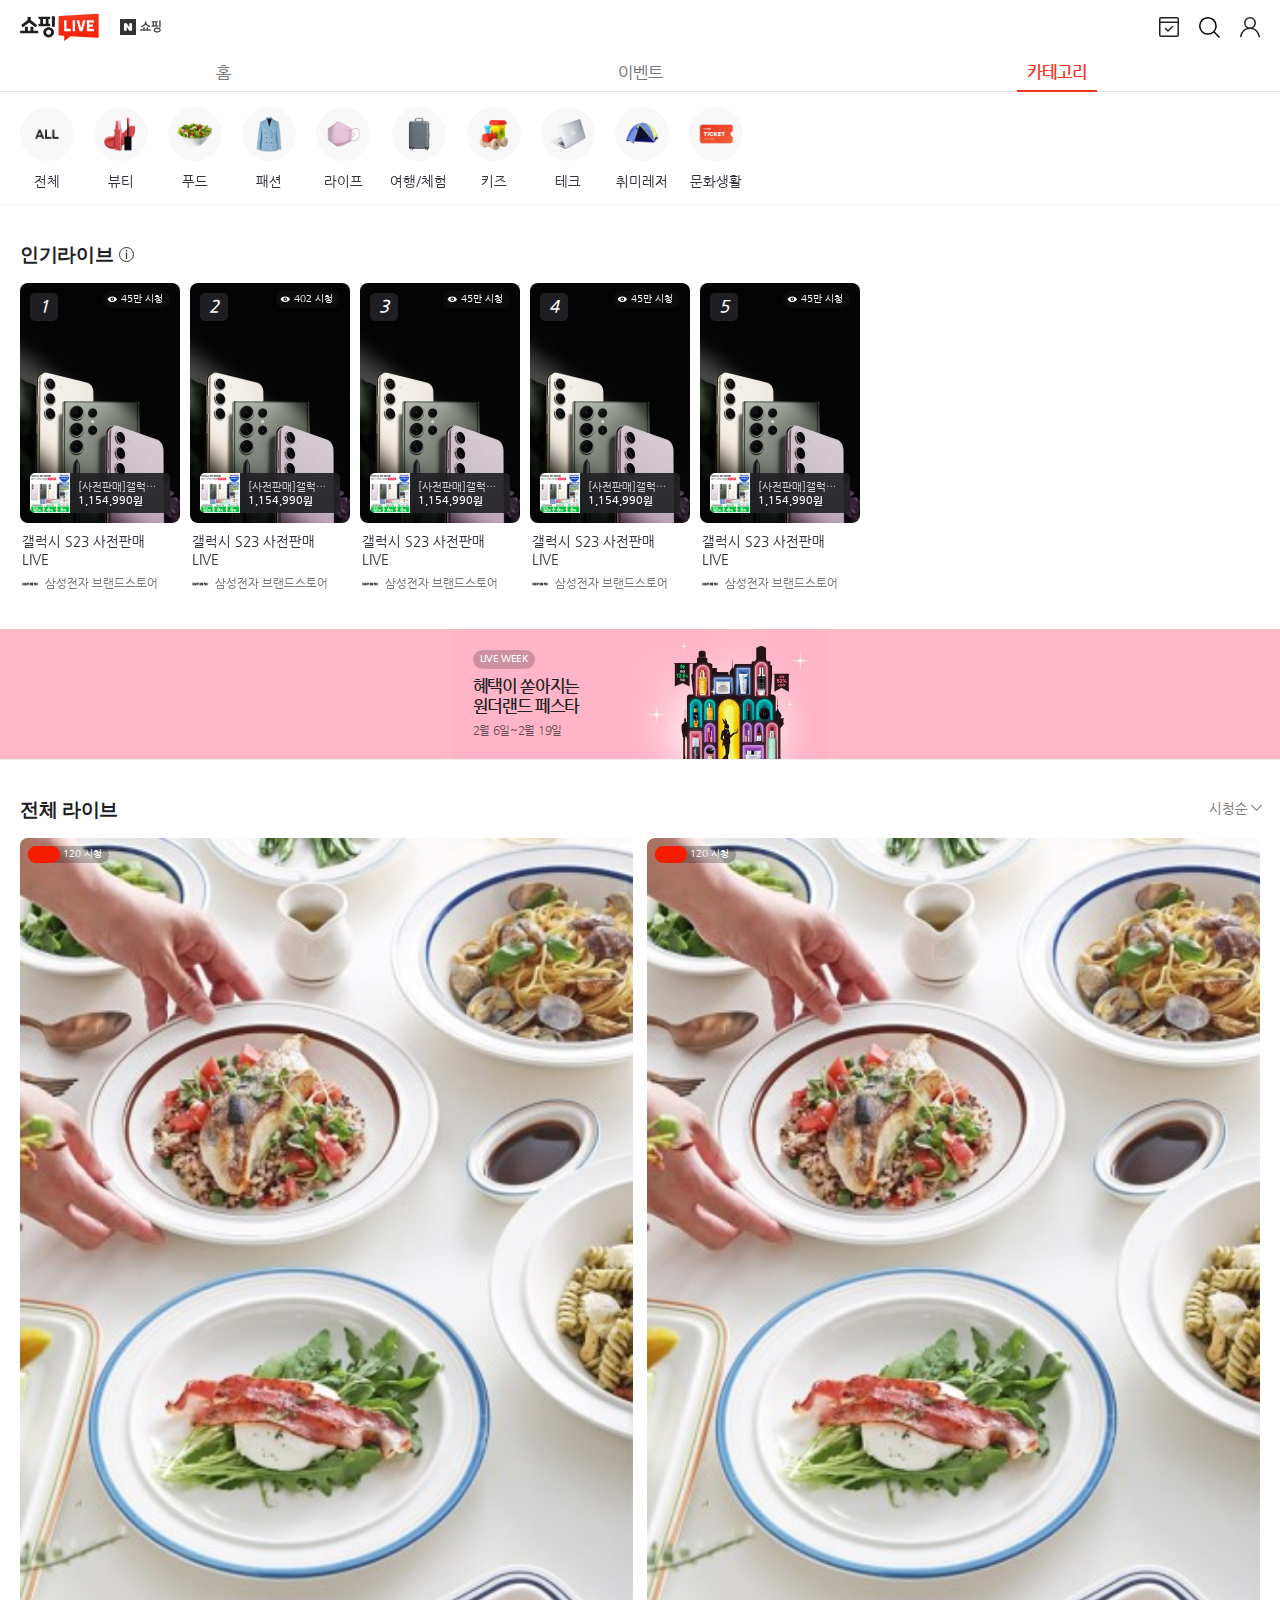
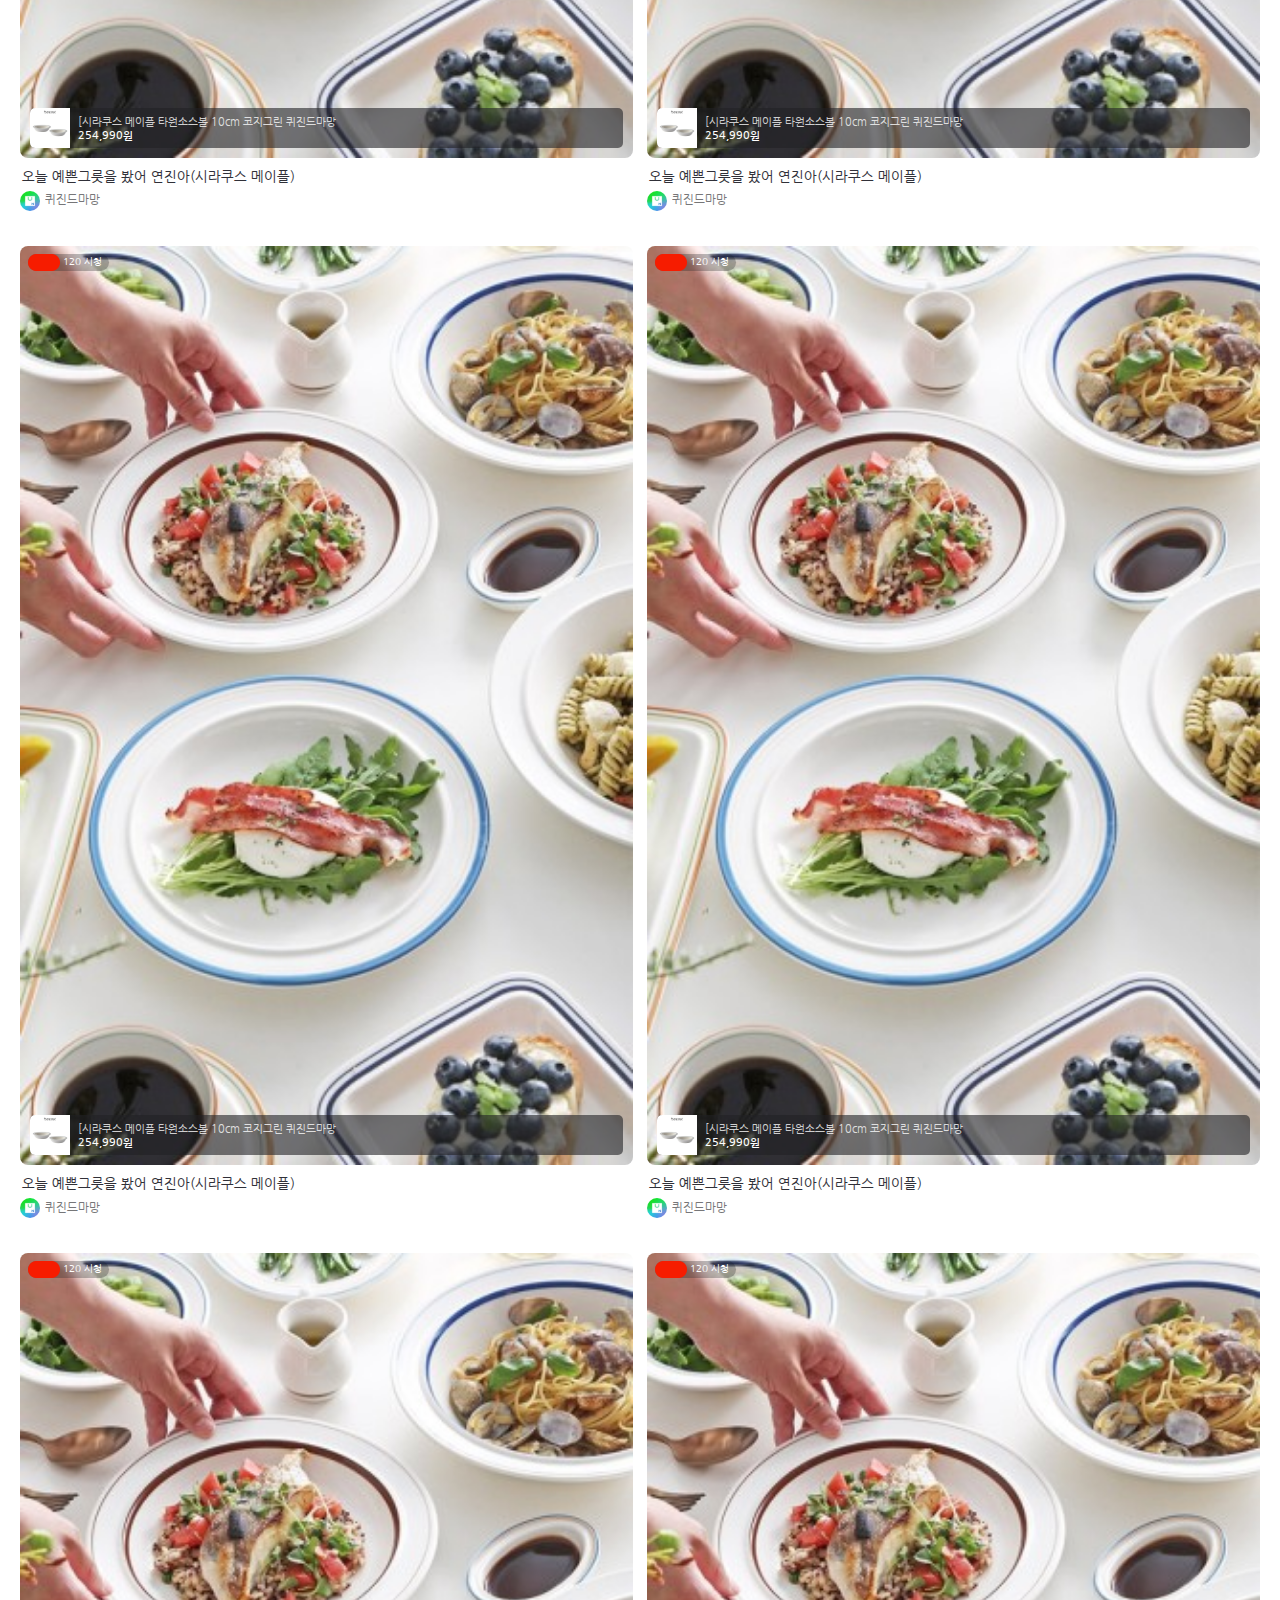
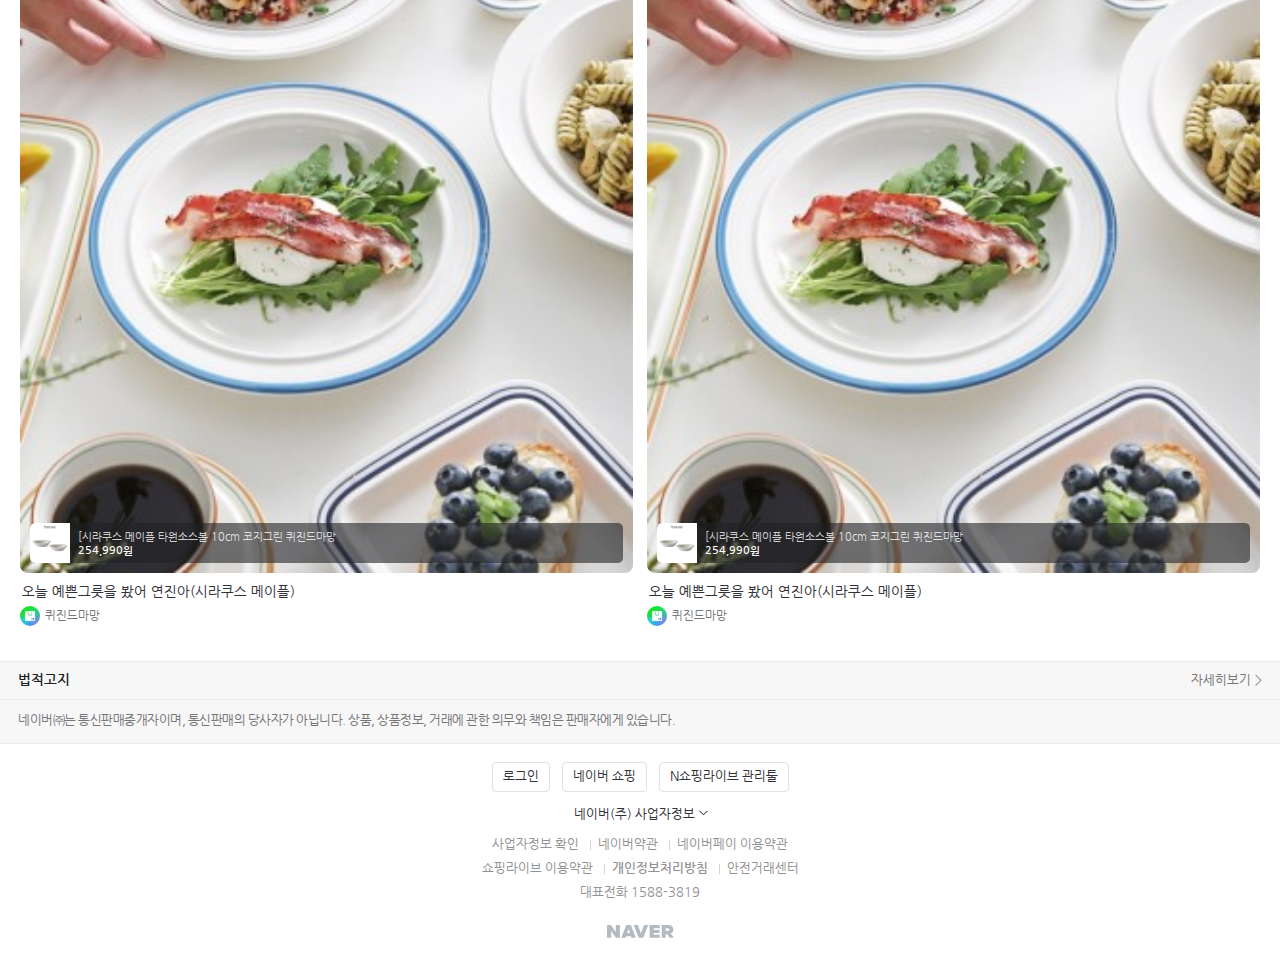
<file: cate.html>
<!DOCTYPE html>
<html lang="ko">
<head>
    <meta charset="UTF-8">
    <meta http-equiv="X-UA-Compatible" content="IE=edge">
    <meta name="viewport" content="width=device-width, initial-scale=1.0">
    <title>네이버 쇼핑LIVE</title>
    <!-- Link Swiper's CSS -->
    <link rel="stylesheet" href="https://cdn.jsdelivr.net/npm/swiper@9/swiper-bundle.min.css" />
    <!-- Custom CSS -->
    <link rel="stylesheet" href="./assets/css/style.css">
    <!-- Swiper JS -->
    <script src="https://cdn.jsdelivr.net/npm/swiper@9/swiper-bundle.min.js"></script>
    <script defer src="./assets/js/common.js"></script>
    <script defer src="./assets/js/cate.js"></script>
</head>
<body>
    <header class="header">
        <div class="common-inner">
            <div class="group-header">
                <h1 class="logo-area">
                    <a href="">
                        <span class="blind">쇼핑LIVE</span>
                        <svg xmlns="http://www.w3.org/2000/svg" width="79" height="28" viewBox="0 0 79 28" focusable="false" aria-hidden="false" role="img"><defs><linearGradient id="logo_svg__a" x1="49.999%" x2="49.999%" y1="4.561%" y2="105.472%"><stop offset="0%" stop-color="#F4361D"></stop><stop offset="100%" stop-color="#F61C00"></stop></linearGradient></defs><g fill="none" fill-rule="evenodd"><path fill="url(#logo_svg__a)" d="m77.605.806-38.07 2.316a1.007 1.007 0 0 0-.946 1.006v17.376c0 .533.414.974.946 1.007l4.651.282v4.784c0 .166.188.261.322.163l6.153-4.554 26.944 1.64a1.009 1.009 0 0 0 1.07-1.006V1.813a1.01 1.01 0 0 0-1.07-1.007"></path><path fill="#1E1E1E" d="M13.196 13.841h-2.524a.216.216 0 0 0-.216.216v3.623H7.885v-3.623a.215.215 0 0 0-.216-.216H5.145a.216.216 0 0 0-.216.216v3.623H.354a.215.215 0 0 0-.215.215v2.122c0 .12.096.216.215.216h17.633a.216.216 0 0 0 .215-.216v-2.122a.215.215 0 0 0-.215-.215h-4.575v-3.623a.216.216 0 0 0-.216-.216"></path><path fill="#1E1E1E" d="M2.985 14.204 9.17 9.418l6.186 4.786a.215.215 0 0 0 .303-.041l1.403-1.873a.219.219 0 0 0-.041-.3L11.34 7.6a1.635 1.635 0 0 1-.632-1.29V4.222a.215.215 0 0 0-.215-.215H7.847a.214.214 0 0 0-.215.215V6.31c0 .505-.234.98-.633 1.29L1.32 11.99a.216.216 0 0 0-.041.3l1.401 1.873c.072.095.21.115.304.04M31.886 3.414v10.028c0 .12.097.216.217.216h2.544c.12 0 .215-.097.215-.216V3.414a.215.215 0 0 0-.215-.216h-2.544a.217.217 0 0 0-.217.216m-8.902 7.28h2.78V6.103h-2.78v4.59zm6.983 0H28.49V6.102h1.478c.12 0 .215-.096.215-.215V3.85a.215.215 0 0 0-.215-.216H18.706a.216.216 0 0 0-.215.216v2.037c0 .119.097.215.215.215h1.543v4.592h-1.543a.215.215 0 0 0-.215.215v2.037c0 .119.097.215.215.215h11.261c.12 0 .215-.096.215-.215v-2.037a.215.215 0 0 0-.215-.215zm1.237 8.586c0 1.336-1.14 2.424-2.54 2.424-1.401 0-2.54-1.088-2.54-2.424 0-1.336 1.139-2.423 2.54-2.423 1.4 0 2.54 1.087 2.54 2.423m-2.54-5.116c-2.97 0-5.386 2.295-5.386 5.116 0 2.821 2.416 5.116 5.386 5.116 2.969 0 5.385-2.295 5.385-5.116 0-2.821-2.416-5.116-5.385-5.116"></path><path fill="#FFF" d="M46.525 7.175h-2.339v11.012h6.52v-2.319h-4.181zm6.159 11.012h2.339V7.175h-2.339zm21.067-8.693V7.175h-6.882v11.012h6.882v-2.319h-4.544v-2.104h3.8v-2.319h-3.8V9.494zM63.035 7.175l-1.954 8.223-1.953-8.223h-2.467l3.01 11.012h2.821l3.009-11.012z"></path></g></svg>
                    </a>
                </h1>
                <div class="link-area">
                    <a href="">
                        <span class="blind">네이버 쇼핑</span>
                        <svg width="41" height="16" viewBox="0 0 41 16" fill="none" xmlns="http://www.w3.org/2000/svg" focusable="false" aria-hidden="false" role="img"><path fill-rule="evenodd" popular-rule="evenodd" d="M0 16h16V0H0v16ZM9.31 4.338H12v7.324H9.272l-2.58-3.791v3.791H4V4.338h2.728l2.58 3.79v-3.79ZM25.632 5.57c-.067.138-.222.311-.467.522a7.82 7.82 0 0 1-1 .705 47.62 47.62 0 0 1-2.548 1.482l-.61-.948c.498-.267.954-.518 1.368-.753.414-.235.828-.49 1.243-.765.282-.187.514-.365.696-.535.182-.17.325-.348.43-.535.102-.186.172-.39.21-.613.038-.223.056-.484.056-.784V2.4h1.243v.947c0 .3.017.561.05.784.033.223.103.43.211.62s.26.374.46.552c.199.179.468.377.808.595.39.252.779.486 1.168.705.39.219.829.458 1.318.717l-.596.935c-.465-.259-.917-.512-1.356-.759-.439-.247-.845-.488-1.218-.723a8.842 8.842 0 0 1-.981-.686c-.249-.207-.407-.378-.473-.516h-.012Zm5.258 4.823v1.02H20.373v-1.02h2.984V8.182h1.218v2.21h2.113v-2.21h1.218v2.21h2.984Z" fill="#333"></path><path d="M25.632 5.57v-.05H25.6l-.013.028.045.022Zm-.467.522-.032-.038.032.038Zm-1 .705-.026-.043.026.043Zm-1.156.698.025.043-.025-.043Zm-1.392.784-.042.027.025.039.04-.022-.023-.044Zm-.61-.948-.023-.044-.048.026.03.045.041-.027Zm2.61-1.518-.027-.042.028.042Zm.697-.535.034.037-.034-.037Zm.43-.535.043.025-.044-.025ZM25.01 2.4v-.05h-.05v.05h.05Zm1.242 0h.05v-.05h-.05v.05Zm.721 2.903.034-.037-.034.037Zm.808.595.027-.042-.027.042Zm1.168.705-.024.044.024-.044Zm1.318.717.042.027.03-.046-.049-.025-.023.044Zm-.596.935-.025.044.042.023.025-.04-.042-.027Zm-1.356-.759.025-.043-.025.043Zm-1.218-.723.027-.042-.027.042ZM25.644 5.57l.045-.022-.014-.028h-.031v.05Zm5.246 4.823h.05v-.05h-.05v.05Zm0 1.02v.05h.05v-.05h-.05Zm-10.517 0h-.05v.05h.05v-.05Zm0-1.02v-.05h-.05v.05h.05Zm2.984 0v.05h.05v-.05h-.05Zm0-2.211v-.05h-.05v.05h.05Zm1.218 0h.05v-.05h-.05v.05Zm0 2.21h-.05v.05h.05v-.05Zm2.113 0v.05h.05v-.05h-.05Zm0-2.21v-.05h-.05v.05h.05Zm1.218 0h.05v-.05h-.05v.05Zm0 2.21h-.05v.05h.05v-.05Zm-2.32-4.844c-.061.128-.21.296-.453.506l.065.076c.246-.211.407-.39.479-.539l-.09-.043Zm-.453.506a7.777 7.777 0 0 1-.994.7l.052.085c.424-.26.76-.496 1.007-.71l-.065-.075Zm-.994.7c-.365.227-.75.46-1.155.698l.05.086a56.46 56.46 0 0 0 1.158-.699l-.053-.085Zm-1.155.698c-.406.239-.87.5-1.391.783l.048.088c.522-.284.987-.546 1.393-.785l-.05-.086Zm-1.325.8-.61-.948-.084.054.61.948.084-.054Zm-.628-.877c.498-.267.954-.518 1.369-.753l-.05-.087c-.414.234-.869.485-1.366.752l.047.088Zm1.369-.753c.415-.236.83-.492 1.245-.768l-.055-.083c-.413.275-.826.53-1.24.764l.05.087Zm1.245-.767c.284-.188.519-.368.703-.54l-.068-.073c-.18.167-.41.344-.69.53l.055.083Zm.703-.54c.185-.173.332-.356.439-.547l-.087-.049c-.102.181-.241.355-.42.523l.068.073Zm.439-.547a1.96 1.96 0 0 0 .216-.63l-.098-.016a1.86 1.86 0 0 1-.206.597l.088.049Zm.216-.63c.039-.226.058-.49.058-.792h-.1c0 .298-.02.556-.056.776l.098.016Zm.058-.792V2.4h-.1v.947h.1Zm-.05-.897h1.242v-.1H25.01v.1Zm1.192-.05v.947h.1V2.4h-.1Zm0 .947c0 .302.017.566.05.791l.1-.014a5.37 5.37 0 0 1-.05-.777h-.1Zm.05.791c.034.229.107.441.218.637l.087-.049a1.726 1.726 0 0 1-.206-.602l-.099.014Zm.218.637c.11.196.267.385.47.565l.067-.074a2.156 2.156 0 0 1-.45-.54l-.087.05Zm.47.565c.201.181.473.381.814.6l.054-.084a6.376 6.376 0 0 1-.801-.59l-.067.074Zm.814.6c.39.252.78.487 1.17.707l.05-.087a22.6 22.6 0 0 1-1.166-.704l-.055.084Zm1.17.707c.39.219.83.458 1.32.717l.046-.088c-.488-.26-.927-.498-1.316-.716l-.05.087Zm1.3.646-.596.935.085.054.596-.935-.084-.054Zm-.529.918c-.464-.259-.916-.511-1.355-.758l-.05.087 1.356.759.05-.088Zm-1.355-.758a28.657 28.657 0 0 1-1.216-.722l-.053.085c.373.235.78.477 1.22.724l.049-.087Zm-1.217-.722a8.789 8.789 0 0 1-.975-.683l-.064.077c.25.209.58.439.987.691l.052-.085Zm-.975-.683c-.248-.206-.399-.372-.46-.5l-.09.044c.072.149.237.326.486.533l.064-.077Zm-.505-.527h-.012v.1h.012v-.1Zm5.196 4.873v1.02h.1v-1.02h-.1Zm.05.97H20.373v.1H30.89v-.1Zm-10.466.05v-1.02h-.1v1.02h.1Zm-.05-.97h2.983v-.1h-2.983v.1Zm3.033-.05V8.182h-.1v2.21h.1Zm-.05-2.161h1.218v-.1h-1.218v.1Zm1.168-.05v2.21h.1v-2.21h-.1Zm.05 2.26h2.113v-.1h-2.113v.1Zm2.163-.05v-2.21h-.1v2.21h.1Zm-.05-2.16h1.218v-.1h-1.218v.1Zm1.168-.05v2.21h.1v-2.21h-.1Zm.05 2.26h2.984v-.1h-2.984v.1Z" fill="#333"></path><path fill-rule="evenodd" popular-rule="evenodd" d="M39.338 8.353h1.173V1.587h-1.173v6.766Zm-2.13 1.276c-.336 0-.641.036-.916.106-.276.071-.511.165-.706.282a1.455 1.455 0 0 0-.45.393.76.76 0 0 0-.155.445v.35c0 .15.052.298.155.444.105.146.254.277.45.394.195.117.43.21.706.281.275.071.58.106.916.106.334 0 .64-.035.915-.106.275-.07.51-.164.706-.281.195-.117.345-.248.449-.394a.761.761 0 0 0 .156-.444v-.35a.761.761 0 0 0-.156-.445 1.454 1.454 0 0 0-.45-.393 2.685 2.685 0 0 0-.705-.282 3.689 3.689 0 0 0-.915-.106Zm-2.43-3.04h.825V3.252h-1.759V6.59h.934Zm2.43 6.854c-.527 0-1-.056-1.419-.168a3.54 3.54 0 0 1-1.065-.463 2.163 2.163 0 0 1-.67-.688 1.604 1.604 0 0 1-.234-.832v-.512c0-.3.078-.582.234-.845.155-.263.378-.492.67-.687a3.55 3.55 0 0 1 1.065-.463c.419-.113.892-.17 1.419-.17.526 0 .998.057 1.417.17.42.113.774.267 1.066.463.29.195.515.424.67.687.156.263.233.544.233.845v.512c0 .292-.077.567-.233.826-.155.258-.38.485-.67.682a3.68 3.68 0 0 1-1.066.468 5.288 5.288 0 0 1-1.417.175Zm-5.506-5.84V6.59h1.017V3.25h-.946V2.238h5.973v1.014h-1.017v3.301c.255-.016.5-.035.736-.056.235-.02.472-.052.712-.094l.096 1.013c-.432.075-.952.125-1.563.15-.61.025-1.282.038-2.016.038h-2.992Z" fill="#333"></path><path d="M39.338 8.353h-.05v.05h.05v-.05Zm1.173 0v.05h.05v-.05h-.05Zm0-6.766h.05v-.05h-.05v.05Zm-1.173 0v-.05h-.05v.05h.05Zm-3.046 8.148-.013-.048.013.048Zm-.706.282.025.043-.025-.043Zm-.45.393-.04-.029.04.03Zm0 1.239-.04.029.04-.029Zm.45.394.026-.043-.026.043Zm.706.281.012-.048-.012.048Zm1.831 0 .013.049-.013-.049Zm.706-.281.026.043-.026-.043Zm.449-.394.04.029-.04-.029Zm0-1.239.04-.028-.04.028Zm-.45-.393-.025.043.026-.043Zm-.705-.282.013-.048-.013.048Zm-2.52-3.145v.05h.05v-.05h-.05Zm0-3.34h.05V3.2h-.05v.05Zm-1.759 0V3.2h-.05v.05h.05Zm0 3.34h-.05v.05h.05v-.05Zm1.945 6.685-.013.048.013-.048Zm-1.735-1.15.043-.026-.043.025Zm0-2.19.043.026-.043-.026Zm1.735-1.15.013.048-.013-.048Zm2.836 0-.013.048.013-.048Zm1.066.463.028-.042-.028.042Zm.67.687-.043.026.043-.026Zm0 2.183-.043-.026.043.026Zm-.67.682.028.041-.028-.041Zm-1.066.468.014.049-.014-.049Zm-6.923-5.665h-.05v.05h.05v-.05Zm0-1.013v-.05h-.05v.05h.05Zm1.017 0v.05h.05v-.05h-.05Zm0-3.34h.05V3.2h-.05v.05Zm-.946 0h-.05v.05h.05v-.05Zm0-1.013v-.05h-.05v.05h.05Zm5.973 0h.05v-.05h-.05v.05Zm0 1.014v.05h.05v-.05h-.05Zm-1.017 0V3.2h-.05v.05h.05Zm0 3.301h-.05v.054l.053-.004-.003-.05Zm.736-.056.004.05-.004-.05Zm.712-.094.05-.005-.005-.053-.054.009.009.049Zm.096 1.013.008.05.046-.009-.005-.046-.05.005Zm-1.563.15.003.05-.002-.05Zm2.628.838h1.173v-.1h-1.173v.1Zm1.223-.05V1.587h-.1v6.766h.1Zm-.05-6.816h-1.173v.1h1.173v-.1Zm-1.223.05v6.766h.1V1.587h-.1Zm-2.08 7.992c-.34 0-.65.036-.929.108l.025.097c.27-.07.572-.105.904-.105v-.1Zm-.929.108a2.722 2.722 0 0 0-.719.287l.051.086c.19-.114.421-.206.693-.276l-.025-.097Zm-.719.287c-.2.119-.355.255-.464.407l.081.059c.1-.139.243-.266.434-.38l-.05-.086Zm-.464.408a.81.81 0 0 0-.165.473h.1a.71.71 0 0 1 .146-.416l-.081-.057Zm-.165.473v.35h.1v-.35h-.1Zm0 .35c0 .162.056.32.165.473l.081-.058a.71.71 0 0 1-.146-.415h-.1Zm.165.473c.109.153.264.288.464.408l.051-.086a1.412 1.412 0 0 1-.434-.38l-.081.058Zm.464.408c.2.12.44.215.72.287l.024-.097a2.62 2.62 0 0 1-.693-.276l-.05.086Zm.72.287c.279.072.589.107.928.107v-.1c-.332 0-.634-.034-.904-.104l-.025.097Zm.928.107c.338 0 .647-.035.928-.107l-.025-.097c-.271.07-.572.104-.903.104v.1Zm.928-.107c.278-.072.518-.167.718-.287l-.05-.086a2.63 2.63 0 0 1-.694.276l.026.097Zm.719-.287c.2-.12.355-.255.464-.408l-.082-.058a1.41 1.41 0 0 1-.434.38l.052.086Zm.464-.408a.811.811 0 0 0 .165-.473h-.1a.711.711 0 0 1-.147.415l.082.058Zm.165-.473v-.35h-.1v.35h.1Zm0-.35a.81.81 0 0 0-.166-.473l-.081.057a.712.712 0 0 1 .147.416h.1Zm-.166-.474a1.501 1.501 0 0 0-.464-.407l-.05.086c.19.114.334.241.433.38l.081-.059Zm-.463-.407c-.201-.12-.44-.215-.72-.287l-.024.097c.271.07.502.162.692.276l.052-.086Zm-.72-.287a3.739 3.739 0 0 0-.927-.108v.1c.33 0 .632.035.903.105l.024-.097ZM34.778 6.64h.825v-.1h-.825v.1Zm.875-.05V3.25h-.1v3.34h.1Zm-.05-3.39h-1.759v.1h1.76v-.1Zm-1.809.05v3.34h.1V3.25h-.1Zm.05 3.39h.934v-.1h-.934v.1Zm3.364 6.753c-.524 0-.992-.056-1.406-.166l-.026.096c.424.114.901.17 1.431.17v-.1Zm-1.406-.166a3.489 3.489 0 0 1-1.05-.457l-.056.083c.297.2.657.357 1.08.47l.026-.096Zm-1.05-.457a2.111 2.111 0 0 1-.655-.671l-.086.05c.16.27.388.505.685.704l.056-.083Zm-.655-.671a1.554 1.554 0 0 1-.227-.807h-.1c0 .302.08.588.24.858l.087-.052Zm-.227-.807v-.512h-.1v.512h.1Zm0-.512c0-.292.075-.564.227-.82l-.086-.05c-.16.27-.24.56-.24.87h.1Zm.227-.82c.15-.255.368-.479.655-.67l-.056-.084c-.297.2-.526.434-.685.704l.086.05Zm.655-.67a3.502 3.502 0 0 1 1.05-.457l-.026-.096c-.423.113-.783.27-1.08.47l.056.082Zm1.05-.457a5.417 5.417 0 0 1 1.406-.167v-.1c-.531 0-1.008.057-1.432.17l.026.097Zm1.406-.167c.522 0 .99.056 1.404.167l.026-.096a5.52 5.52 0 0 0-1.43-.171v.1Zm1.404.167c.416.112.765.264 1.051.456l.056-.083a3.607 3.607 0 0 0-1.08-.47l-.027.097Zm1.051.456c.286.192.504.416.655.672l.086-.051c-.16-.27-.389-.505-.685-.704l-.056.083Zm.655.672c.151.255.226.527.226.819h.1c0-.31-.08-.6-.24-.87l-.086.05Zm.226.819v.512h.1v-.512h-.1Zm0 .512c0 .283-.075.549-.226.8l.086.051c.16-.266.24-.55.24-.85h-.1Zm-.226.8c-.15.251-.37.473-.655.666l.056.083c.296-.2.525-.432.685-.698l-.086-.051Zm-.655.666a3.632 3.632 0 0 1-1.051.462l.027.097a3.73 3.73 0 0 0 1.08-.476l-.056-.083Zm-1.051.462a5.24 5.24 0 0 1-1.404.173v.1c.53 0 1.007-.058 1.43-.176l-.026-.097Zm-6.86-5.617V6.59h-.1v1.013h.1Zm-.05-.963h1.017v-.1h-1.017v.1Zm1.067-.05V3.25h-.1v3.34h.1Zm-.05-3.39h-.946v.1h.946v-.1Zm-.896.05V2.238h-.1v1.014h.1Zm-.05-.963h5.973v-.1h-5.973v.1Zm5.923-.05v1.014h.1V2.237h-.1Zm.05.964h-1.017v.1h1.017v-.1Zm-1.067.05v3.301h.1V3.251h-.1Zm.053 3.351c.255-.016.5-.035.737-.056l-.008-.1c-.236.021-.48.04-.736.057l.007.1Zm.737-.056c.237-.02.475-.053.716-.095l-.017-.098a8.582 8.582 0 0 1-.707.093l.008.1Zm.658-.14.096 1.014.1-.01-.096-1.013-.1.01Zm.137.96c-.428.074-.947.124-1.556.15l.005.1a12.276 12.276 0 0 0 1.568-.152l-.017-.098Zm-1.556.15c-.61.024-1.28.037-2.014.037v.1c.734 0 1.407-.013 2.019-.038l-.005-.1Zm-2.014.037h-2.992v.1h2.992v-.1Z" fill="#333"></path></svg>
                    </a>
                </div>
                <div class="util-area">
                    <a href="" class="link-calendar">
                        <span class="blind">라이브 캘린더</span>
                        <svg xmlns="http://www.w3.org/2000/svg" width="20" height="20" focusable="false" aria-hidden="false" role="img"><g fill="#222" fill-rule="evenodd"><path fill-rule="nonzero" d="M18 0a2 2 0 0 1 2 2v16a2 2 0 0 1-2 2H2a2 2 0 0 1-2-2V2a2 2 0 0 1 2-2h16zm0 1.5H2a.5.5 0 0 0-.492.41L1.5 2v16a.5.5 0 0 0 .41.492L2 18.5h16a.5.5 0 0 0 .492-.41L18.5 18V2a.5.5 0 0 0-.41-.492L18 1.5z"></path><path d="M0 4.5h20V6H0z"></path><path fill-rule="nonzero" d="M12.97 8.97a.749.749 0 0 1 1.133.976l-.073.084-4.5 4.5a.75.75 0 0 1-.976.073l-.084-.073-2.5-2.5a.749.749 0 0 1 .976-1.133l.084.073L9 12.939l3.97-3.97z"></path></g></svg>
                    </a>
                    <a href="" class="link-search">
                        <span class="blind">검색</span>
                        <svg xmlns="http://www.w3.org/2000/svg" width="21" height="21" focusable="false" aria-hidden="false" role="img"><g fill="#000" fill-rule="nonzero"><path d="M8.925 0a8.925 8.925 0 0 1 8.925 8.925 8.925 8.925 0 0 1-8.925 8.925A8.925 8.925 0 0 1 0 8.925 8.925 8.925 0 0 1 8.925 0zm0 1.5a7.425 7.425 0 1 0 0 14.85 7.425 7.425 0 0 0 0-14.85z"></path><path d="M14.554 14.554a.75.75 0 0 1 .977-.072l.084.072 4.937 4.938a.749.749 0 0 1-.976 1.133l-.084-.073-4.938-4.937a.749.749 0 0 1 0-1.06z"></path></g></svg>
                    </a>
                    <a href="" class="link-login">
                        <span class="blind">로그인</span>
                        <svg xmlns="http://www.w3.org/2000/svg" xmlns:xlink="http://www.w3.org/1999/xlink" width="20" height="21" viewBox="0 0 20 21" focusable="false" aria-hidden="false" role="img"><defs><path id="person_svg__a" d="M0 10.5h20v10H0z"></path></defs><g fill="none" fill-rule="evenodd"><path fill="#222" d="M10 0a6 6 0 100 12 6 6 0 000-12m0 1.5c2.482 0 4.5 2.019 4.5 4.5 0 2.482-2.018 4.5-4.5 4.5A4.505 4.505 0 015.5 6c0-2.481 2.019-4.5 4.5-4.5"></path><mask id="person_svg__b" fill="#fff"><use xlink:href="#person_svg__a"></use></mask><path fill="#222" d="M1.009 20.5c.26 0 .47-.2.497-.46C1.965 15.529 5.594 12 10 12c4.407 0 8.036 3.528 8.495 8.04.026.26.236.46.497.46h.505a.5.5 0 00.502-.537c-.501-5.31-4.78-9.463-9.999-9.463-5.218 0-9.497 4.152-9.998 9.463a.5.5 0 00.502.537h.505z" mask="url(#person_svg__b)"></path></g></svg>
                    </a>
                </div>
            </div>
        </div>
        <nav class="group-nav">
            <ul class="gnb-list">
                <li class="gnb-item"><a href="./index.html" class="link-gnb"><span>홈</span></a></li>
                <li class="gnb-item"><a href="./event.html" class="link-gnb"><span>이벤트</span></a></li>
                <li class="gnb-item active"><a href="./cate.html" class="link-gnb"><span>카테고리</span></a></li>
            </ul>
        </nav>
    </header>

    <main class="container">
        <!-- CATE -->
        <div id="cate" role="tabpanel" class="content1">
            <!-- SC-CATE -->
            <section class="sc-cate">
                <h2 class="blind">카테고리</h2>
                <div class="common-inner">
                    <nav class="swiper">
                        <ul class="swiper-wrapper cate-list">
                            <li class="swiper-slide cate-item">
                                <a href="" class="link-cate all">
                                    <div class="text-box">전체</div>
                                </a>
                            </li>
                            <li class="swiper-slide cate-item">
                                <a href="" class="link-cate beauty">
                                    <div class="text-box">뷰티</div>
                                </a>
                            </li>
                            <li class="swiper-slide cate-item">
                                <a href="" class="link-cate food">
                                    <div class="text-box">푸드</div>
                                </a>
                            </li>
                            <li class="swiper-slide cate-item">
                                <a href="" class="link-cate fashion">
                                    <div class="text-box">패션</div>
                                </a>
                            </li>
                            <li class="swiper-slide cate-item">
                                <a href="" class="link-cate life">
                                    <div class="text-box">라이프</div>
                                </a>
                            </li>
                            <li class="swiper-slide cate-item">
                                <a href="" class="link-cate trip">
                                    <div class="text-box">여행/체험</div>
                                </a>
                            </li>
                            <li class="swiper-slide cate-item">
                                <a href="" class="link-cate kids">
                                    <div class="text-box">키즈</div>
                                </a>
                            </li>
                            <li class="swiper-slide cate-item">
                                <a href="" class="link-cate tech">
                                    <div class="text-box">테크</div>
                                </a>
                            </li>
                            <li class="swiper-slide cate-item">
                                <a href="" class="link-cate hobby">
                                    <div class="text-box">취미레저</div>
                                </a>
                            </li>
                            <li class="swiper-slide cate-item">
                                <a href="" class="link-cate culture">
                                    <div class="text-box">문화생활</div>
                                </a>
                            </li>
                        </ul>
                    </nav>
                </div>
            </section>
            <!-- SECTION TREND -->
            <section class="section trend">
                <div class="common-inner">
                    <div class="group-title">
                        <h2 class="headline">인기라이브</h2>
                        <div class="button-area">
                            <button type="button" class="btn-guide">
                                <span class="blind">안내</span>
                                <svg width="15" height="15" viewBox="0 0 15 15" fill="none" xmlns="http://www.w3.org/2000/svg" focusable="false" aria-hidden="true" class="GuideButton_icon_xFrXT"><circle cx="7.5" cy="7.5" r="7" stroke="#333"></circle><path fill-rule="evenodd" clip-rule="evenodd" d="M8.297 3.691a.81.81 0 0 1-.797.82.81.81 0 0 1-.797-.82c0-.457.358-.826.797-.826.44 0 .797.37.797.826Zm-.17 1.928V12H6.873V5.62h1.254Z" fill="#333"></path></svg>
                            </button>
                            <div class="button-wrap">
                                <button class="btn-close">
                                    <span class="blind">닫기</span>
                                    <svg xmlns="http://www.w3.org/2000/svg" width="14" height="14" viewBox="0 0 14 14" fill="none" focusable="false" aria-hidden="true"><path fill="#929294" d="M.707 0l12.529 12.528-.708.708L0 .707z"></path><path fill="#929294" d="M12.707 0L.18 12.529l.707.707L13.414.707z"></path></svg>
                                </button>
                                <p class="desc">
                                    최근 3일간의 숏클립 기준 조회수의 증가율,
                                    인기도를 분석하여 제공합니다. 조회수가 더
                                    높은 숏클립이 낮은 숏클립보다 하위 순위에
                                    전시될 수 있습니다.
                                </p>
                            </div>
                        </div>
                    </div>
                </div>
                <div class="swiper group-slide">
                    <ul class="swiper-wrapper slide-list" role="tabpanel">
                        <li class="swiper-slide slide-item">
                            <a href="" class="link-sale">
                                <div class="img-area">
                                    <div class="ranking-box">
                                        <strong class="rank">1</strong>
                                    </div>
                                    <div class="view-box">
                                        <i class="icon-view">
                                            <svg width="11" height="11" xmlns="http://www.w3.org/2000/svg" focusable="false" aria-hidden="true" class="VideoViewCount_icon_view_oRS93"><path d="M5.286 2.514c-2.256 0-4.153 1.28-4.715 2.75.562 1.47 2.46 2.75 4.715 2.75S9.438 6.734 10 5.264c-.562-1.47-2.46-2.75-4.714-2.75zm0 4.479c-.978 0-1.77-.774-1.77-1.729 0-.954.792-1.728 1.77-1.728s1.77.774 1.77 1.728c0 .955-.792 1.729-1.77 1.729zm0-2.395a.675.675 0 0 0-.683.666c0 .368.306.667.683.667a.675.675 0 0 0 .682-.667.675.675 0 0 0-.682-.666z" fill="#FFF"></path></svg>
                                        </i>
                                        <span class="count">45만 시청</span>
                                    </div>
                                    <div class="thumb-box">
                                        <img src="./assets/images/cate-trend-s.jfif">
                                        <div class="text-wrap">
                                            <p class="title">[사전판매]갤럭시 S23 256GB 자급제폰 SM-S911N [512G 업그레이드]</p>
                                            <strong class="price">1,154,990원</strong>
                                        </div>
                                    </div>
                                    <div class="img-box">
                                        <img src="./assets/images/cate-trend.png">
                                    </div>
                                </div>
                                <div class="text-area">
                                    <p class="title">갤럭시 S23 사전판매 LIVE</p>
                                </div>
                            </a>
                            <a href="" class="market-area">
                                <div class="img-box"><img src="./assets/images/popular_brand1.png"></div>
                                <div class="name-box"><span>삼성전자 브랜드스토어</span></div>
                            </a>
                        </li>
                        <li class="swiper-slide slide-item">
                            <a href="" class="link-sale">
                                <div class="img-area">
                                    <div class="ranking-box">
                                        <strong class="rank">2</strong>
                                    </div>
                                    <div class="view-box">
                                        <i class="icon-view">
                                            <svg width="11" height="11" xmlns="http://www.w3.org/2000/svg" focusable="false" aria-hidden="true" class="VideoViewCount_icon_view_oRS93"><path d="M5.286 2.514c-2.256 0-4.153 1.28-4.715 2.75.562 1.47 2.46 2.75 4.715 2.75S9.438 6.734 10 5.264c-.562-1.47-2.46-2.75-4.714-2.75zm0 4.479c-.978 0-1.77-.774-1.77-1.729 0-.954.792-1.728 1.77-1.728s1.77.774 1.77 1.728c0 .955-.792 1.729-1.77 1.729zm0-2.395a.675.675 0 0 0-.683.666c0 .368.306.667.683.667a.675.675 0 0 0 .682-.667.675.675 0 0 0-.682-.666z" fill="#FFF"></path></svg>
                                        </i>
                                        <span class="count">402 시청</span>
                                    </div>
                                    <div class="thumb-box">
                                        <img src="./assets/images/cate-trend-s.jfif">
                                        <div class="text-wrap">
                                            <p class="title">[사전판매]갤럭시 S23 256GB 자급제폰 SM-S911N [512G 업그레이드]</p>
                                            <strong class="price">1,154,990원</strong>
                                        </div>
                                    </div>
                                    <div class="img-box">
                                        <img src="./assets/images/cate-trend.png">
                                    </div>
                                </div>
                                <div class="text-area">
                                    <p class="title">갤럭시 S23 사전판매 LIVE</p>
                                </div>
                            </a>
                            <a href="" class="market-area">
                                <div class="img-box"><img src="./assets/images/popular_brand1.png"></div>
                                <div class="name-box"><span>삼성전자 브랜드스토어</span></div>
                            </a>
                        </li>
                        <li class="swiper-slide slide-item">
                            <a href="" class="link-sale">
                                <div class="img-area">
                                    <div class="ranking-box">
                                        <strong class="rank">3</strong>
                                    </div>
                                    <div class="view-box">
                                        <i class="icon-view">
                                            <svg width="11" height="11" xmlns="http://www.w3.org/2000/svg" focusable="false" aria-hidden="true" class="VideoViewCount_icon_view_oRS93"><path d="M5.286 2.514c-2.256 0-4.153 1.28-4.715 2.75.562 1.47 2.46 2.75 4.715 2.75S9.438 6.734 10 5.264c-.562-1.47-2.46-2.75-4.714-2.75zm0 4.479c-.978 0-1.77-.774-1.77-1.729 0-.954.792-1.728 1.77-1.728s1.77.774 1.77 1.728c0 .955-.792 1.729-1.77 1.729zm0-2.395a.675.675 0 0 0-.683.666c0 .368.306.667.683.667a.675.675 0 0 0 .682-.667.675.675 0 0 0-.682-.666z" fill="#FFF"></path></svg>
                                        </i>
                                        <span class="count">45만 시청</span>
                                    </div>
                                    <div class="thumb-box">
                                        <img src="./assets/images/cate-trend-s.jfif">
                                        <div class="text-wrap">
                                            <p class="title">[사전판매]갤럭시 S23 256GB 자급제폰 SM-S911N [512G 업그레이드]</p>
                                            <strong class="price">1,154,990원</strong>
                                        </div>
                                    </div>
                                    <div class="img-box">
                                        <img src="./assets/images/cate-trend.png">
                                    </div>
                                </div>
                                <div class="text-area">
                                    <p class="title">갤럭시 S23 사전판매 LIVE</p>
                                </div>
                            </a>
                            <a href="" class="market-area">
                                <div class="img-box"><img src="./assets/images/popular_brand1.png"></div>
                                <div class="name-box"><span>삼성전자 브랜드스토어</span></div>
                            </a>
                        </li>
                        <li class="swiper-slide slide-item">
                            <a href="" class="link-sale">
                                <div class="img-area">
                                    <div class="ranking-box">
                                        <strong class="rank">4</strong>
                                    </div>
                                    <div class="view-box">
                                        <i class="icon-view">
                                            <svg width="11" height="11" xmlns="http://www.w3.org/2000/svg" focusable="false" aria-hidden="true" class="VideoViewCount_icon_view_oRS93"><path d="M5.286 2.514c-2.256 0-4.153 1.28-4.715 2.75.562 1.47 2.46 2.75 4.715 2.75S9.438 6.734 10 5.264c-.562-1.47-2.46-2.75-4.714-2.75zm0 4.479c-.978 0-1.77-.774-1.77-1.729 0-.954.792-1.728 1.77-1.728s1.77.774 1.77 1.728c0 .955-.792 1.729-1.77 1.729zm0-2.395a.675.675 0 0 0-.683.666c0 .368.306.667.683.667a.675.675 0 0 0 .682-.667.675.675 0 0 0-.682-.666z" fill="#FFF"></path></svg>
                                        </i>
                                        <span class="count">45만 시청</span>
                                    </div>
                                    <div class="thumb-box">
                                        <img src="./assets/images/cate-trend-s.jfif">
                                        <div class="text-wrap">
                                            <p class="title">[사전판매]갤럭시 S23 256GB 자급제폰 SM-S911N [512G 업그레이드]</p>
                                            <strong class="price">1,154,990원</strong>
                                        </div>
                                    </div>
                                    <div class="img-box">
                                        <img src="./assets/images/cate-trend.png">
                                    </div>
                                </div>
                                <div class="text-area">
                                    <p class="title">갤럭시 S23 사전판매 LIVE</p>
                                </div>
                            </a>
                            <a href="" class="market-area">
                                <div class="img-box"><img src="./assets/images/popular_brand1.png"></div>
                                <div class="name-box"><span>삼성전자 브랜드스토어</span></div>
                            </a>
                        </li>
                        <li class="swiper-slide slide-item">
                            <a href="" class="link-sale">
                                <div class="img-area">
                                    <div class="ranking-box">
                                        <strong class="rank">5</strong>
                                    </div>
                                    <div class="view-box">
                                        <i class="icon-view">
                                            <svg width="11" height="11" xmlns="http://www.w3.org/2000/svg" focusable="false" aria-hidden="true" class="VideoViewCount_icon_view_oRS93"><path d="M5.286 2.514c-2.256 0-4.153 1.28-4.715 2.75.562 1.47 2.46 2.75 4.715 2.75S9.438 6.734 10 5.264c-.562-1.47-2.46-2.75-4.714-2.75zm0 4.479c-.978 0-1.77-.774-1.77-1.729 0-.954.792-1.728 1.77-1.728s1.77.774 1.77 1.728c0 .955-.792 1.729-1.77 1.729zm0-2.395a.675.675 0 0 0-.683.666c0 .368.306.667.683.667a.675.675 0 0 0 .682-.667.675.675 0 0 0-.682-.666z" fill="#FFF"></path></svg>
                                        </i>
                                        <span class="count">45만 시청</span>
                                    </div>
                                    <div class="thumb-box">
                                        <img src="./assets/images/cate-trend-s.jfif">
                                        <div class="text-wrap">
                                            <p class="title">[사전판매]갤럭시 S23 256GB 자급제폰 SM-S911N [512G 업그레이드]</p>
                                            <strong class="price">1,154,990원</strong>
                                        </div>
                                    </div>
                                    <div class="img-box">
                                        <img src="./assets/images/cate-trend.png">
                                    </div>
                                </div>
                                <div class="text-area">
                                    <p class="title">갤럭시 S23 사전판매 LIVE</p>
                                </div>
                            </a>
                            <a href="" class="market-area">
                                <div class="img-box"><img src="./assets/images/popular_brand1.png"></div>
                                <div class="name-box"><span>삼성전자 브랜드스토어</span></div>
                            </a>
                        </li>
                    </ul>
                </div>
            </section>
            <!-- BANNER -->
            <section class="sc-banner">
                <a href="" class="link-banner">
                    <div class="text-box">
                        <span class="desc">LIVE WEEK</span>
                        <strong class="title">혜택이 쏟아지는<br>원더랜드 페스타</strong>
                        <span class="date">2월 6일~2월 19일</span>
                    </div>
                </a>
            </section>
            <!-- SECTION ALL LIVE -->
            <section class="section alllive">
                <div class="common-inner">
                    <div class="group-title">
                        <h2 class="headline">전체 라이브</h2>
                        <div class="select-area">
                            <button type="button" class="btn-sort">
                                <span>시청순</span>
                                <svg width="7" height="12" viewBox="0 0 7 13" fill="none" xmlns="http://www.w3.org/2000/svg" focusable="false" aria-hidden="true"><path fill-rule="evenodd" clip-rule="evenodd" d="M5.222 6.5.112 1.39.888.61l5.89 5.89-5.89 5.888-.778-.778 5.111-5.11Z" fill="#767678"></path></svg>
                            </button>
                            <div class="btn-wrap">
                                <a href="" role="option" aria-selected="true">시청순</a>
                                <a href="" role="option" aria-selected="false">구매순</a>
                            </div>
                        </div>
                    </div>
                    <div class="group-content">
                        <ul class="content-list">
                            <li class="content-item">
                                <a href="" class="link-sale">
                                    <div class="img-area">
                                        <div class="view-box">
                                            <i class="icon-live"></i>
                                            <span class="count">120 시청</span>
                                        </div>
                                        <div class="thumb-box">
                                            <img src="./assets/images/cate_alllive_s.jfif">
                                            <div class="text-wrap">
                                                <p class="title">[시라쿠스 메이플 타원소스볼 10cm 코지그린 퀴진드마망</p>
                                                <strong class="price">254,990원</strong>
                                            </div>
                                        </div>
                                        <div class="img-box">
                                            <img src="./assets/images/cate_alllive.jpg" alt="시라쿠스 메이플 타원소스볼 10cm 코지그린">
                                        </div>
                                    </div>
                                    <div class="text-area">
                                        <p class="title">오늘 예쁜그릇을 봤어 연진아(시라쿠스 메이플)</p>
                                    </div>
                                </a>
                                <a href="" class="market-area">
                                    <div class="img-box"><img src="./assets/images/navershopping.png"></div>
                                    <div class="name-box"><span>퀴진드마망</span></div>
                                </a>
                            </li>
                            <li class="content-item">
                                <a href="" class="link-sale">
                                    <div class="img-area">
                                        <div class="view-box">
                                            <i class="icon-live"></i>
                                            <span class="count">120 시청</span>
                                        </div>
                                        <div class="thumb-box">
                                            <img src="./assets/images/cate_alllive_s.jfif">
                                            <div class="text-wrap">
                                                <p class="title">[시라쿠스 메이플 타원소스볼 10cm 코지그린 퀴진드마망</p>
                                                <strong class="price">254,990원</strong>
                                            </div>
                                        </div>
                                        <div class="img-box">
                                            <img src="./assets/images/cate_alllive.jpg" alt="시라쿠스 메이플 타원소스볼 10cm 코지그린">
                                        </div>
                                    </div>
                                    <div class="text-area">
                                        <p class="title">오늘 예쁜그릇을 봤어 연진아(시라쿠스 메이플)</p>
                                    </div>
                                </a>
                                <a href="" class="market-area">
                                    <div class="img-box"><img src="./assets/images/navershopping.png"></div>
                                    <div class="name-box"><span>퀴진드마망</span></div>
                                </a>
                            </li>
                            <li class="content-item">
                                <a href="" class="link-sale">
                                    <div class="img-area">
                                        <div class="view-box">
                                            <i class="icon-live"></i>
                                            <span class="count">120 시청</span>
                                        </div>
                                        <div class="thumb-box">
                                            <img src="./assets/images/cate_alllive_s.jfif">
                                            <div class="text-wrap">
                                                <p class="title">[시라쿠스 메이플 타원소스볼 10cm 코지그린 퀴진드마망</p>
                                                <strong class="price">254,990원</strong>
                                            </div>
                                        </div>
                                        <div class="img-box">
                                            <img src="./assets/images/cate_alllive.jpg" alt="시라쿠스 메이플 타원소스볼 10cm 코지그린">
                                        </div>
                                    </div>
                                    <div class="text-area">
                                        <p class="title">오늘 예쁜그릇을 봤어 연진아(시라쿠스 메이플)</p>
                                    </div>
                                </a>
                                <a href="" class="market-area">
                                    <div class="img-box"><img src="./assets/images/navershopping.png"></div>
                                    <div class="name-box"><span>퀴진드마망</span></div>
                                </a>
                            </li>
                            <li class="content-item">
                                <a href="" class="link-sale">
                                    <div class="img-area">
                                        <div class="view-box">
                                            <i class="icon-live"></i>
                                            <span class="count">120 시청</span>
                                        </div>
                                        <div class="thumb-box">
                                            <img src="./assets/images/cate_alllive_s.jfif">
                                            <div class="text-wrap">
                                                <p class="title">[시라쿠스 메이플 타원소스볼 10cm 코지그린 퀴진드마망</p>
                                                <strong class="price">254,990원</strong>
                                            </div>
                                        </div>
                                        <div class="img-box">
                                            <img src="./assets/images/cate_alllive.jpg" alt="시라쿠스 메이플 타원소스볼 10cm 코지그린">
                                        </div>
                                    </div>
                                    <div class="text-area">
                                        <p class="title">오늘 예쁜그릇을 봤어 연진아(시라쿠스 메이플)</p>
                                    </div>
                                </a>
                                <a href="" class="market-area">
                                    <div class="img-box"><img src="./assets/images/navershopping.png"></div>
                                    <div class="name-box"><span>퀴진드마망</span></div>
                                </a>
                            </li>
                            <li class="content-item">
                                <a href="" class="link-sale">
                                    <div class="img-area">
                                        <div class="view-box">
                                            <i class="icon-live"></i>
                                            <span class="count">120 시청</span>
                                        </div>
                                        <div class="thumb-box">
                                            <img src="./assets/images/cate_alllive_s.jfif">
                                            <div class="text-wrap">
                                                <p class="title">[시라쿠스 메이플 타원소스볼 10cm 코지그린 퀴진드마망</p>
                                                <strong class="price">254,990원</strong>
                                            </div>
                                        </div>
                                        <div class="img-box">
                                            <img src="./assets/images/cate_alllive.jpg" alt="시라쿠스 메이플 타원소스볼 10cm 코지그린">
                                        </div>
                                    </div>
                                    <div class="text-area">
                                        <p class="title">오늘 예쁜그릇을 봤어 연진아(시라쿠스 메이플)</p>
                                    </div>
                                </a>
                                <a href="" class="market-area">
                                    <div class="img-box"><img src="./assets/images/navershopping.png"></div>
                                    <div class="name-box"><span>퀴진드마망</span></div>
                                </a>
                            </li>
                            <li class="content-item">
                                <a href="" class="link-sale">
                                    <div class="img-area">
                                        <div class="view-box">
                                            <i class="icon-live"></i>
                                            <span class="count">120 시청</span>
                                        </div>
                                        <div class="thumb-box">
                                            <img src="./assets/images/cate_alllive_s.jfif">
                                            <div class="text-wrap">
                                                <p class="title">[시라쿠스 메이플 타원소스볼 10cm 코지그린 퀴진드마망</p>
                                                <strong class="price">254,990원</strong>
                                            </div>
                                        </div>
                                        <div class="img-box">
                                            <img src="./assets/images/cate_alllive.jpg" alt="시라쿠스 메이플 타원소스볼 10cm 코지그린">
                                        </div>
                                    </div>
                                    <div class="text-area">
                                        <p class="title">오늘 예쁜그릇을 봤어 연진아(시라쿠스 메이플)</p>
                                    </div>
                                </a>
                                <a href="" class="market-area">
                                    <div class="img-box"><img src="./assets/images/navershopping.png"></div>
                                    <div class="name-box"><span>퀴진드마망</span></div>
                                </a>
                            </li>
                        </ul>
                    </div>
                </div>
            </section>
        </div>
    </main>
    <footer class="footer">
        <div class="group-notice">
            <div class="title-area">
                <strong>법적고지</strong>
                <a href="" class="link-more">
                    <span>자세히보기</span>
                    <svg width="7" height="12.5" viewBox="0 0 7 13" fill="none" xmlns="http://www.w3.org/2000/svg" focusable="false" aria-hidden="true" class="FooterNotice_icon_LV2nL"><path fill-rule="evenodd" clip-rule="evenodd" d="M5.222 6.5.112 1.39.888.61l5.89 5.89-5.89 5.888-.778-.778 5.111-5.11Z" fill="#929294"></path></svg>
                </a>
            </div>
            <div class="desc-area">
                <p>
                    네이버㈜는 통신판매중개자이며, 통신판매의 당사자가 아닙니다. 상품, 상품정보, 거래에 관한 의무와 책임은 판매자에게 있습니다.
                </p>
            </div>
        </div>
        <div class="group-link">
            <a href="" class="link-login">로그인</a>
            <a href="" class="link-shopping">네이버 쇼핑</a>
            <a href="" class="link-shopping">N쇼핑라이브 관리툴</a>
        </div>
        <address class="group-info">
            <button type="button" class="btn-info">
                <span>네이버(주) 사업자정보</span>
                <svg width="5" height="10" viewBox="0 0 7 13" fill="none" xmlns="http://www.w3.org/2000/svg" focusable="false" aria-hidden="true" class="BusinessInformation_icon_ticuO"><path d="M5.222 6.5.112 1.39.888.61l5.89 5.89-5.89 5.888-.778-.778 5.111-5.11Z" fill="#303038"></path></svg>
            </button>
            <div class="btn-wrap">
                <ul class="info-list">
                    <li class="info-item">
                        <span>대표이사</span>
                        <span>최수연</span>
                    </li>
                    <li class="info-item">
                        <span>주소</span>
                        <span>경기도 성남시 분당구 정자일로 95
                            NAVER 1784, 13561</span>
                    </li>
                    <li class="info-item">
                        <span>문의</span>
                        <a href="">1:1문의 바로가기</a>
                    </li>
                    <li class="info-item">
                        <span>이메일</span>
                        <span>helpcustomer@naver.com</span>
                    </li>
                    <li class="info-item">
                        <span>사업자등록번호</span>
                        <span>220-81-62517</span>
                    </li>
                    <li class="info-item">
                        <span>통신판매업신고번호</span>
                        <span>제2006-경기성남-0692호</span>
                    </li>
                    <li class="info-item">
                        <span>호스팅 서비스 제공</span>
                        <span>NAVER Cloud</span>
                    </li>
                </ul>
            </div>
        </address>
        <address class="group-addr">
            <p>
                <a href="">사업자정보 확인</a>
                <a href="">네이버약관</a>
                <a href="">네이버페이 이용약관</a>
            </p>
            <p>
                <a href="">쇼핑라이브 이용약관</a>
                <a href=""><strong>개인정보처리방침</strong></a>
                <a href="">안전거래센터</a>
            </p>
            <p><a href="tel:1588-3819">대표전화 1588-3819</a></p>
        </address>
        <h2 class="group-logo">
            <a href="" aria-label="네이버"><svg xmlns="http://www.w3.org/2000/svg" width="67" height="13" viewBox="0 0 67 13" focusable="false" aria-hidden="false" role="img"><g fill="#B3BBC1" fill-rule="evenodd"><path d="m19.28 0-5.04 12.854h4.285l.608-1.701h4.832l.608 1.7h4.285L23.818 0H19.28zm2.269 4.05 1.437 4.015h-2.874l1.437-4.015zM42.594 0v12.854h10.144V9.703h-6.049V7.971h5.86V4.883h-5.86V3.15h5.923V0zm-5.608 0-3.024 8.452L30.937 0h-4.284l5.04 12.854h4.537L41.271 0zM8.758 0v6.88L3.97 0H0v12.854h4.159v-6.88l4.788 6.88h3.97V0zM60.928 5.986h-2.204v-2.71h2.206a1.355 1.355 0 1 1-.002 2.71zm2.8 2.458.39-.163c1.494-.625 2.253-1.978 2.253-3.695 0-1.624-.592-2.825-1.76-3.57C63.525.323 62.118 0 60.181 0h-5.428v12.854h4.033V9.262h1.449l2.457 3.592h4.285l-3.249-4.41z"></path></g></svg></a>
        </h2>
    </footer>
</body>
</html>
</file>
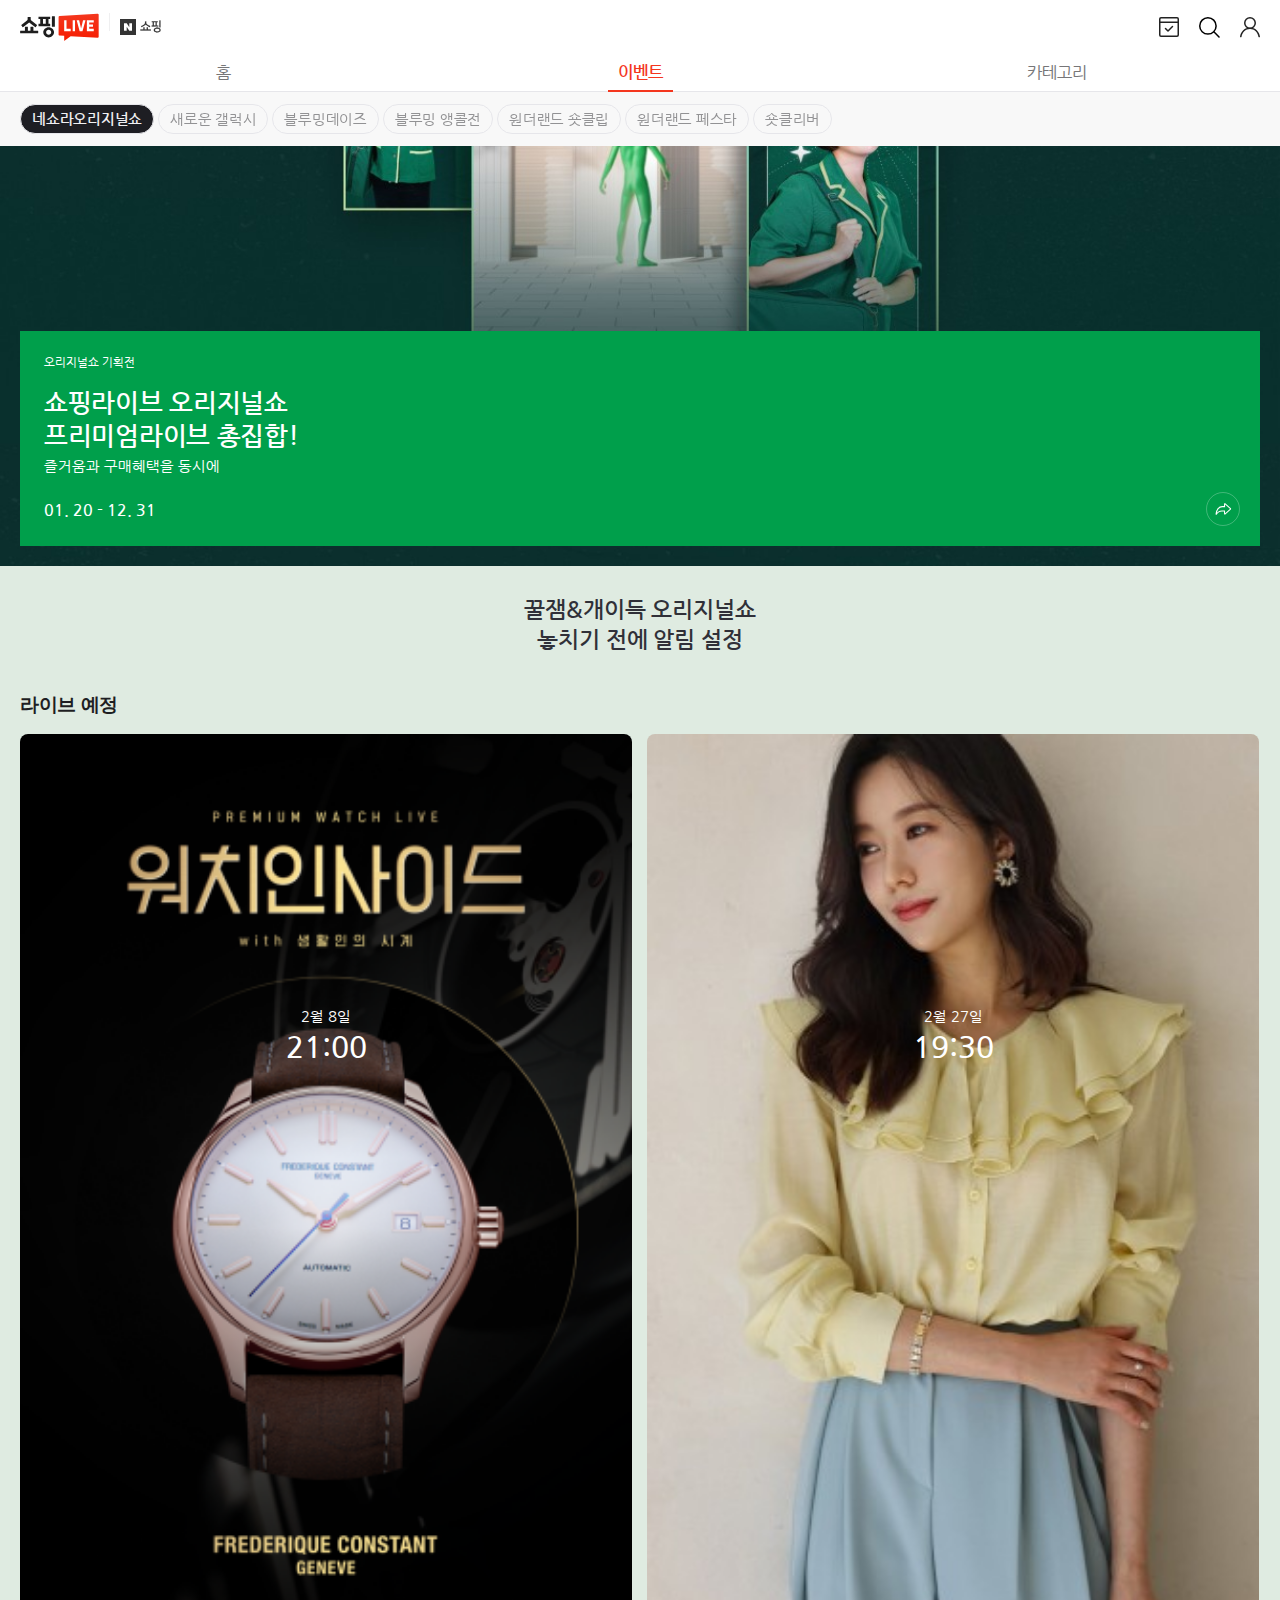
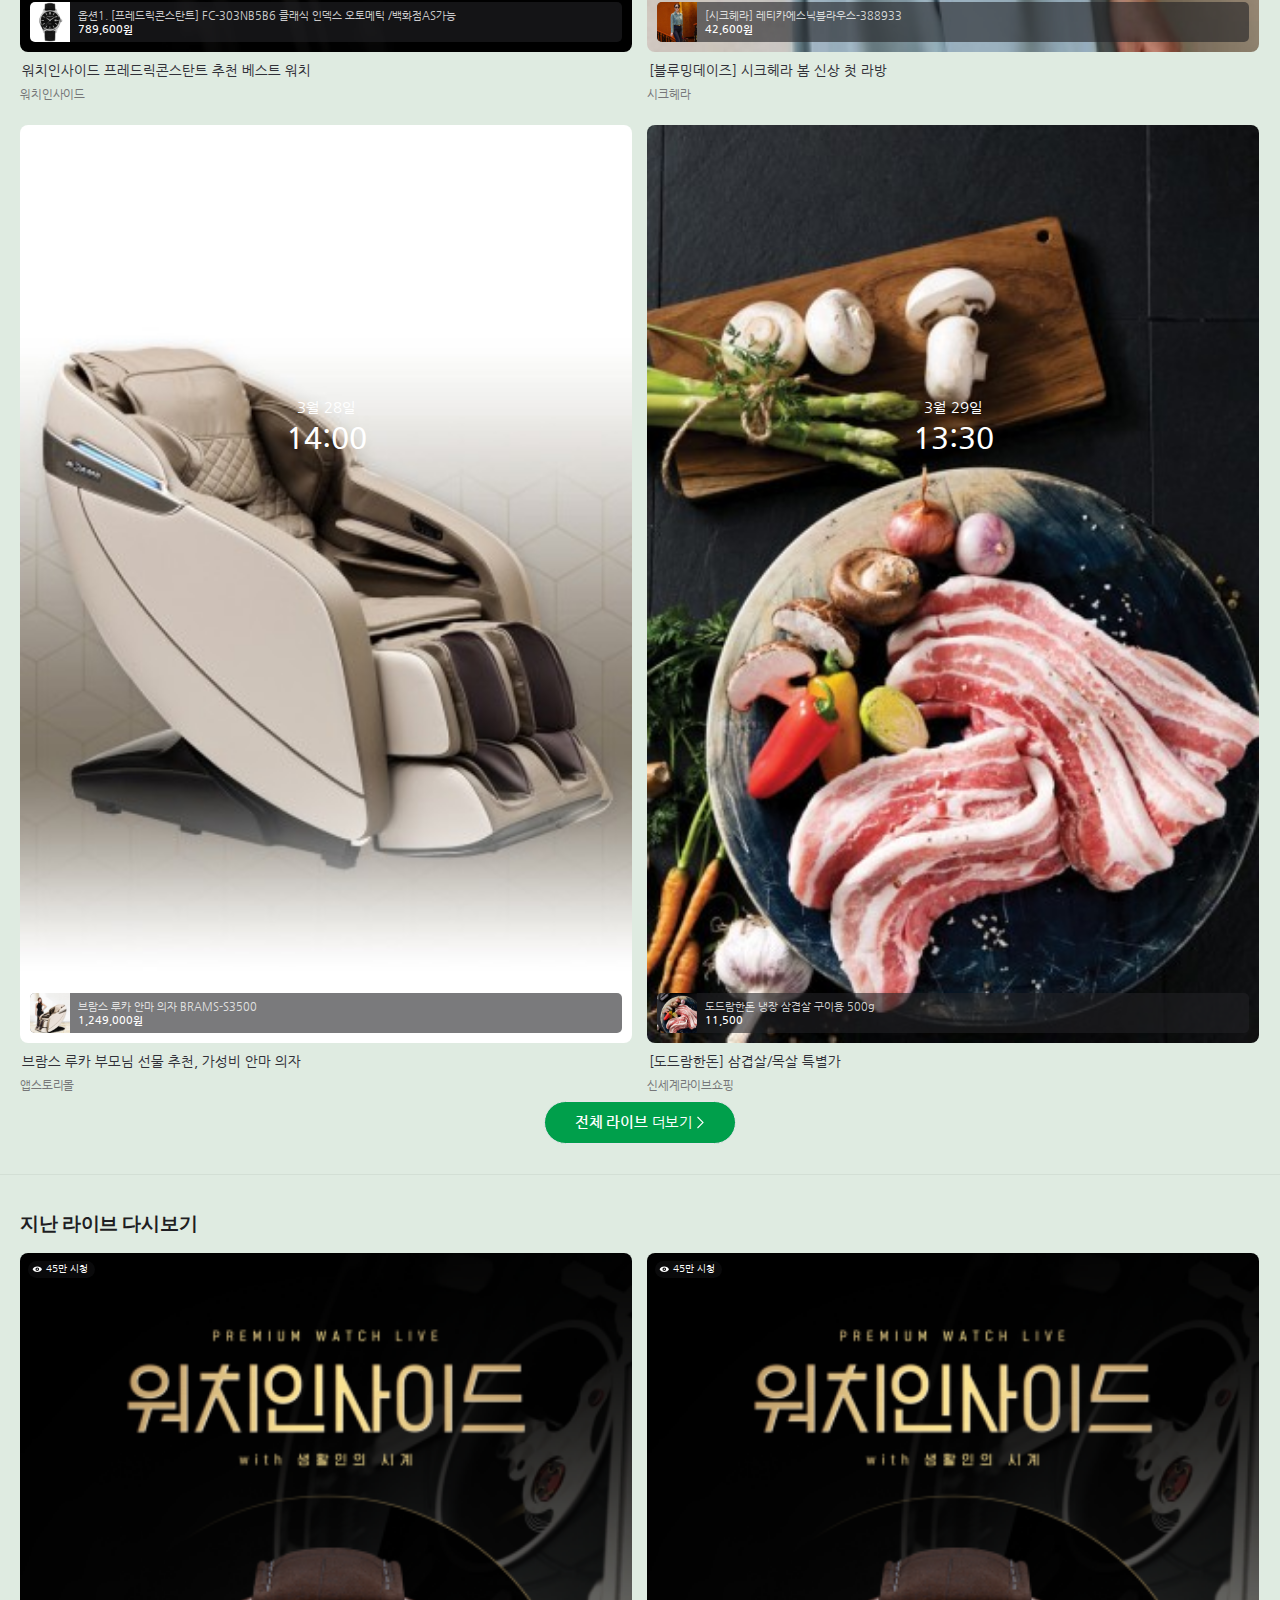
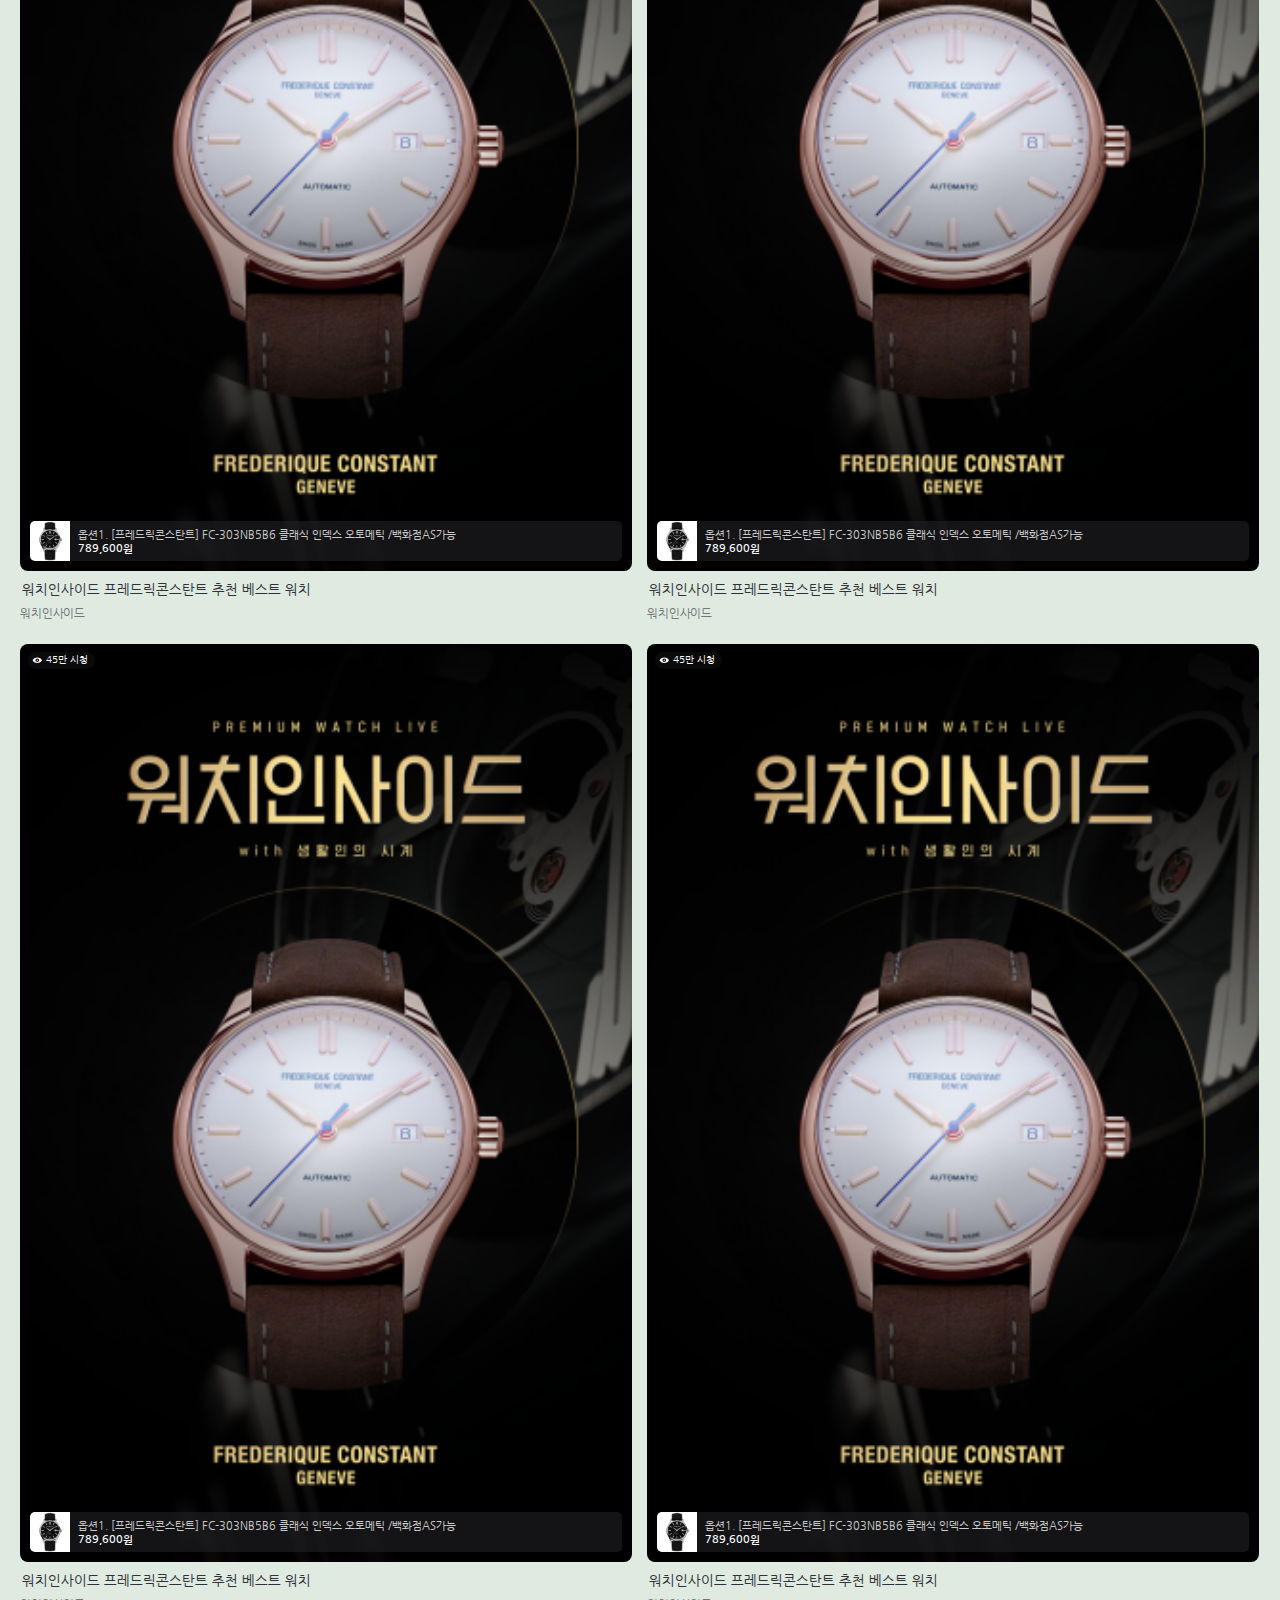
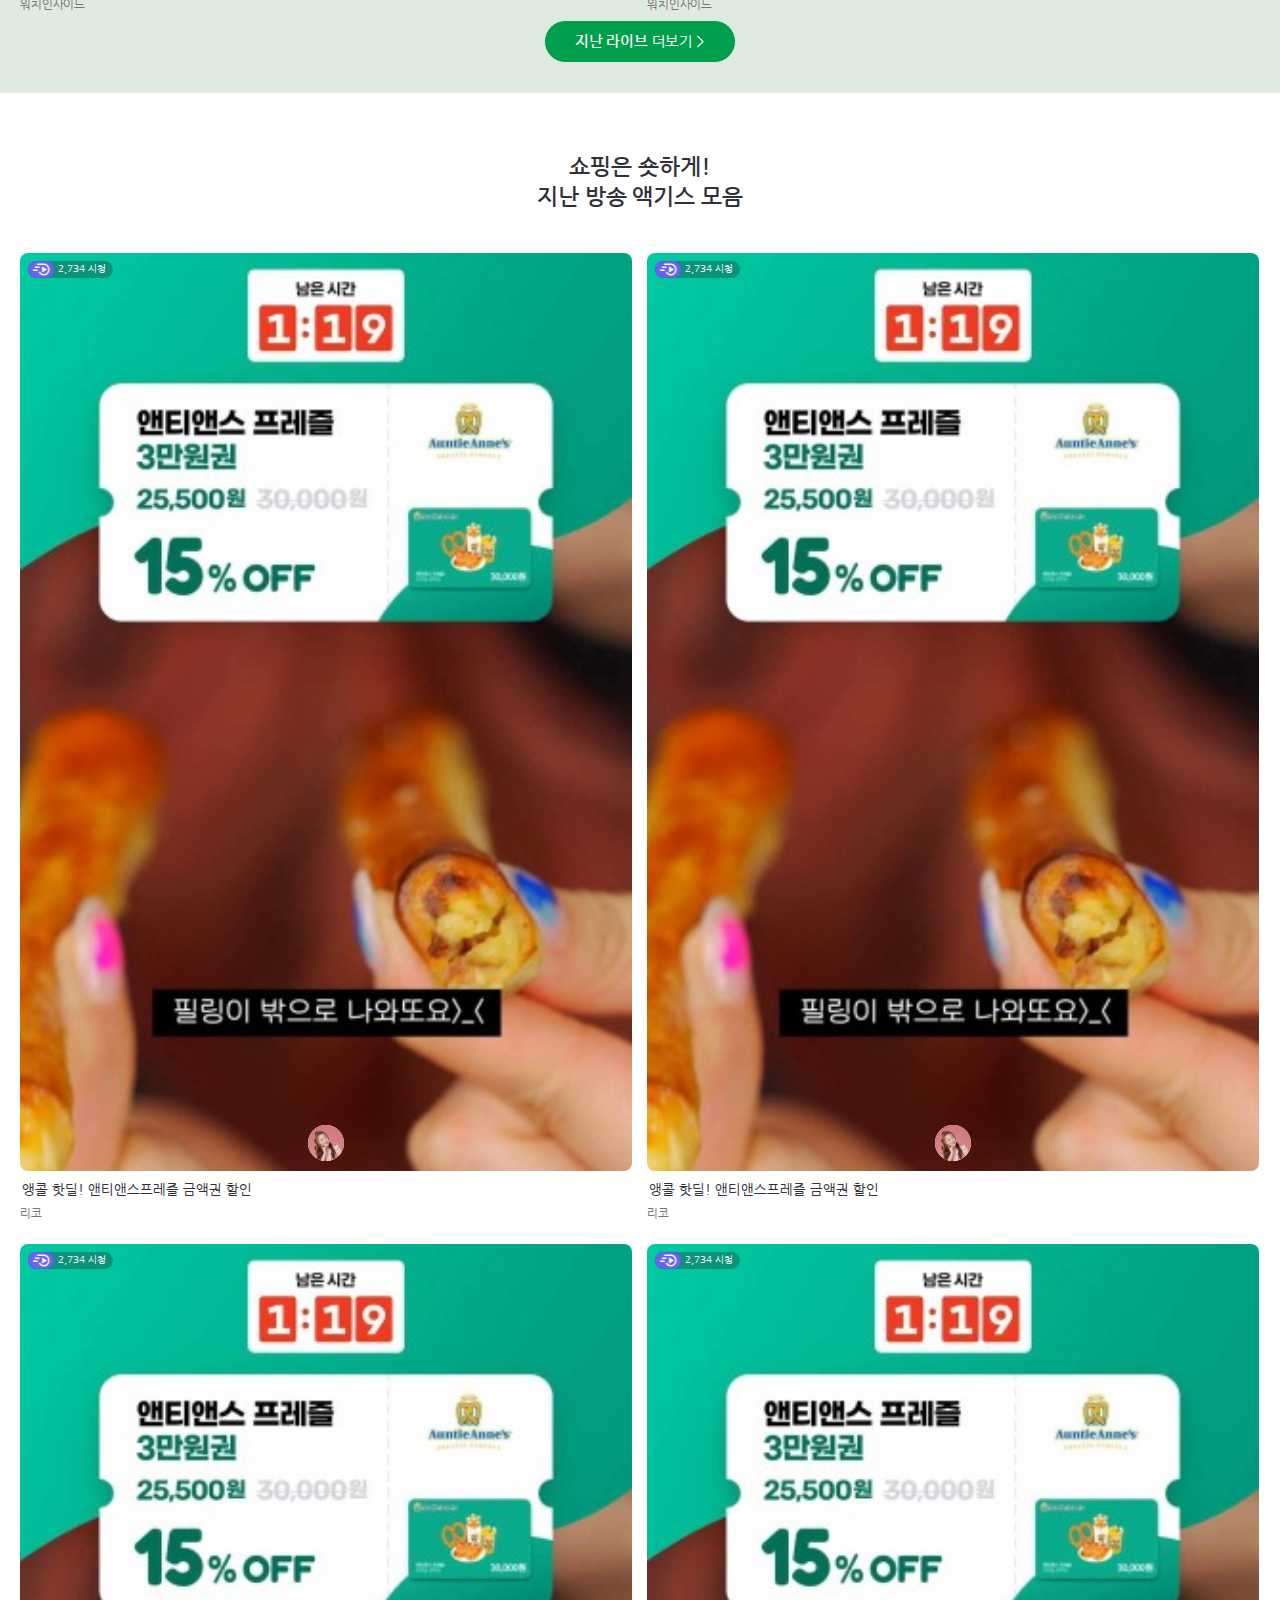
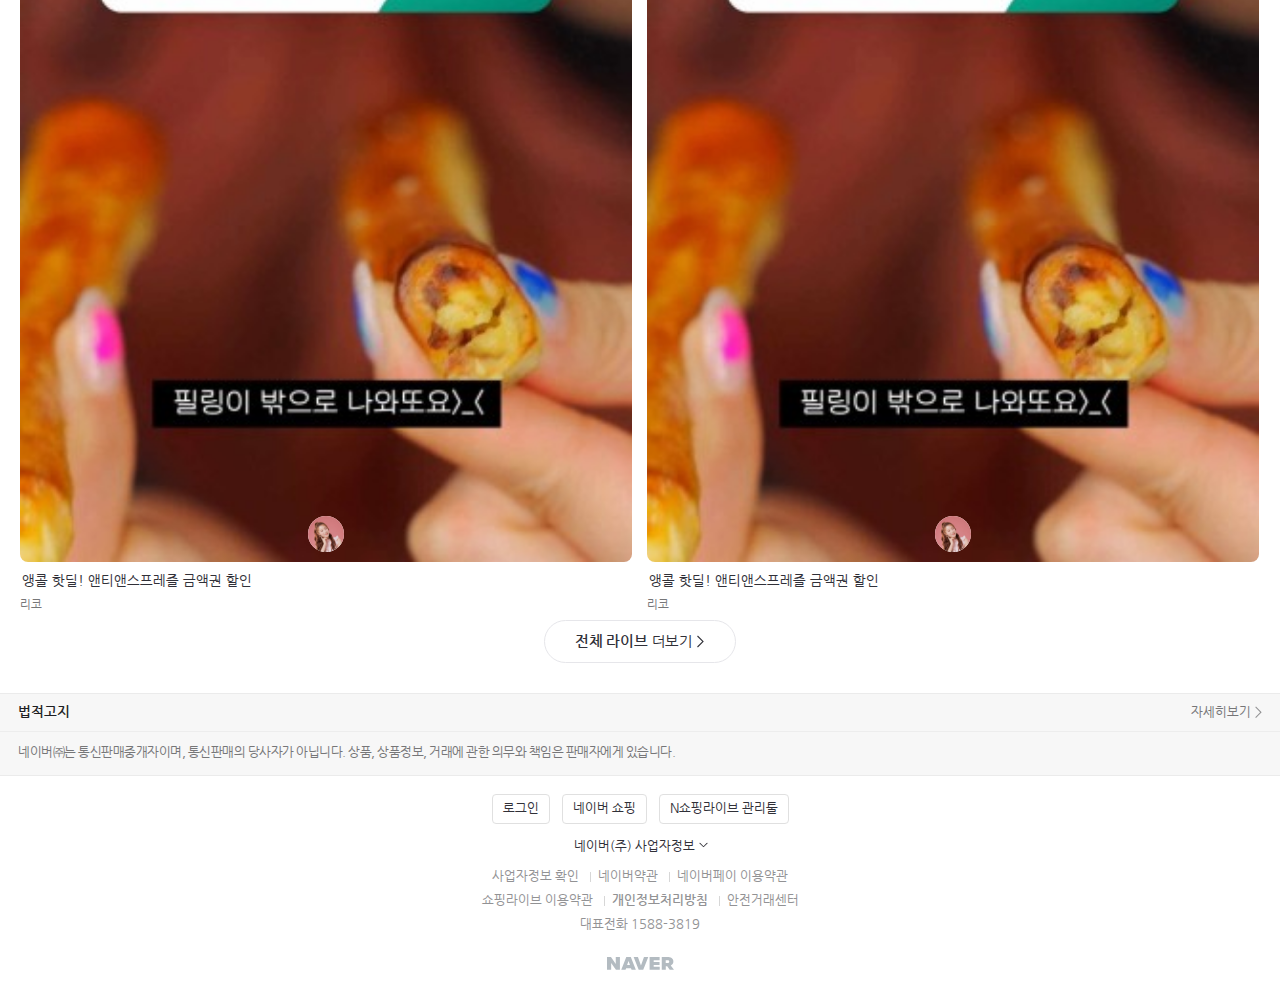
<file: event.html>
<!DOCTYPE html>
<html lang="ko">
<head>
    <meta charset="UTF-8">
    <meta http-equiv="X-UA-Compatible" content="IE=edge">
    <meta name="viewport" content="width=device-width, initial-scale=1.0">
    <title>네이버 쇼핑LIVE</title>
    <!-- Link Swiper's CSS -->
    <link rel="stylesheet" href="https://cdn.jsdelivr.net/npm/swiper@9/swiper-bundle.min.css" />
    <!-- Custom CSS -->
    <link rel="stylesheet" href="./assets/css/style.css">
    <!-- Swiper JS -->
    <script src="https://cdn.jsdelivr.net/npm/swiper@9/swiper-bundle.min.js"></script>
    <script defer src="./assets/js/common.js"></script>
    <script defer src="./assets/js/event.js"></script>
</head>
<body>
    <header class="header">
        <div class="common-inner">
            <div class="group-header">
                <h1 class="logo-area">
                    <a href="">
                        <span class="blind">쇼핑LIVE</span>
                        <svg xmlns="http://www.w3.org/2000/svg" width="79" height="28" viewBox="0 0 79 28" focusable="false" aria-hidden="false" role="img"><defs><linearGradient id="logo_svg__a" x1="49.999%" x2="49.999%" y1="4.561%" y2="105.472%"><stop offset="0%" stop-color="#F4361D"></stop><stop offset="100%" stop-color="#F61C00"></stop></linearGradient></defs><g fill="none" fill-rule="evenodd"><path fill="url(#logo_svg__a)" d="m77.605.806-38.07 2.316a1.007 1.007 0 0 0-.946 1.006v17.376c0 .533.414.974.946 1.007l4.651.282v4.784c0 .166.188.261.322.163l6.153-4.554 26.944 1.64a1.009 1.009 0 0 0 1.07-1.006V1.813a1.01 1.01 0 0 0-1.07-1.007"></path><path fill="#1E1E1E" d="M13.196 13.841h-2.524a.216.216 0 0 0-.216.216v3.623H7.885v-3.623a.215.215 0 0 0-.216-.216H5.145a.216.216 0 0 0-.216.216v3.623H.354a.215.215 0 0 0-.215.215v2.122c0 .12.096.216.215.216h17.633a.216.216 0 0 0 .215-.216v-2.122a.215.215 0 0 0-.215-.215h-4.575v-3.623a.216.216 0 0 0-.216-.216"></path><path fill="#1E1E1E" d="M2.985 14.204 9.17 9.418l6.186 4.786a.215.215 0 0 0 .303-.041l1.403-1.873a.219.219 0 0 0-.041-.3L11.34 7.6a1.635 1.635 0 0 1-.632-1.29V4.222a.215.215 0 0 0-.215-.215H7.847a.214.214 0 0 0-.215.215V6.31c0 .505-.234.98-.633 1.29L1.32 11.99a.216.216 0 0 0-.041.3l1.401 1.873c.072.095.21.115.304.04M31.886 3.414v10.028c0 .12.097.216.217.216h2.544c.12 0 .215-.097.215-.216V3.414a.215.215 0 0 0-.215-.216h-2.544a.217.217 0 0 0-.217.216m-8.902 7.28h2.78V6.103h-2.78v4.59zm6.983 0H28.49V6.102h1.478c.12 0 .215-.096.215-.215V3.85a.215.215 0 0 0-.215-.216H18.706a.216.216 0 0 0-.215.216v2.037c0 .119.097.215.215.215h1.543v4.592h-1.543a.215.215 0 0 0-.215.215v2.037c0 .119.097.215.215.215h11.261c.12 0 .215-.096.215-.215v-2.037a.215.215 0 0 0-.215-.215zm1.237 8.586c0 1.336-1.14 2.424-2.54 2.424-1.401 0-2.54-1.088-2.54-2.424 0-1.336 1.139-2.423 2.54-2.423 1.4 0 2.54 1.087 2.54 2.423m-2.54-5.116c-2.97 0-5.386 2.295-5.386 5.116 0 2.821 2.416 5.116 5.386 5.116 2.969 0 5.385-2.295 5.385-5.116 0-2.821-2.416-5.116-5.385-5.116"></path><path fill="#FFF" d="M46.525 7.175h-2.339v11.012h6.52v-2.319h-4.181zm6.159 11.012h2.339V7.175h-2.339zm21.067-8.693V7.175h-6.882v11.012h6.882v-2.319h-4.544v-2.104h3.8v-2.319h-3.8V9.494zM63.035 7.175l-1.954 8.223-1.953-8.223h-2.467l3.01 11.012h2.821l3.009-11.012z"></path></g></svg>
                    </a>
                </h1>
                <div class="link-area">
                    <a href="">
                        <span class="blind">네이버 쇼핑</span>
                        <svg width="41" height="16" viewBox="0 0 41 16" fill="none" xmlns="http://www.w3.org/2000/svg" focusable="false" aria-hidden="false" role="img"><path fill-rule="evenodd" popular-rule="evenodd" d="M0 16h16V0H0v16ZM9.31 4.338H12v7.324H9.272l-2.58-3.791v3.791H4V4.338h2.728l2.58 3.79v-3.79ZM25.632 5.57c-.067.138-.222.311-.467.522a7.82 7.82 0 0 1-1 .705 47.62 47.62 0 0 1-2.548 1.482l-.61-.948c.498-.267.954-.518 1.368-.753.414-.235.828-.49 1.243-.765.282-.187.514-.365.696-.535.182-.17.325-.348.43-.535.102-.186.172-.39.21-.613.038-.223.056-.484.056-.784V2.4h1.243v.947c0 .3.017.561.05.784.033.223.103.43.211.62s.26.374.46.552c.199.179.468.377.808.595.39.252.779.486 1.168.705.39.219.829.458 1.318.717l-.596.935c-.465-.259-.917-.512-1.356-.759-.439-.247-.845-.488-1.218-.723a8.842 8.842 0 0 1-.981-.686c-.249-.207-.407-.378-.473-.516h-.012Zm5.258 4.823v1.02H20.373v-1.02h2.984V8.182h1.218v2.21h2.113v-2.21h1.218v2.21h2.984Z" fill="#333"></path><path d="M25.632 5.57v-.05H25.6l-.013.028.045.022Zm-.467.522-.032-.038.032.038Zm-1 .705-.026-.043.026.043Zm-1.156.698.025.043-.025-.043Zm-1.392.784-.042.027.025.039.04-.022-.023-.044Zm-.61-.948-.023-.044-.048.026.03.045.041-.027Zm2.61-1.518-.027-.042.028.042Zm.697-.535.034.037-.034-.037Zm.43-.535.043.025-.044-.025ZM25.01 2.4v-.05h-.05v.05h.05Zm1.242 0h.05v-.05h-.05v.05Zm.721 2.903.034-.037-.034.037Zm.808.595.027-.042-.027.042Zm1.168.705-.024.044.024-.044Zm1.318.717.042.027.03-.046-.049-.025-.023.044Zm-.596.935-.025.044.042.023.025-.04-.042-.027Zm-1.356-.759.025-.043-.025.043Zm-1.218-.723.027-.042-.027.042ZM25.644 5.57l.045-.022-.014-.028h-.031v.05Zm5.246 4.823h.05v-.05h-.05v.05Zm0 1.02v.05h.05v-.05h-.05Zm-10.517 0h-.05v.05h.05v-.05Zm0-1.02v-.05h-.05v.05h.05Zm2.984 0v.05h.05v-.05h-.05Zm0-2.211v-.05h-.05v.05h.05Zm1.218 0h.05v-.05h-.05v.05Zm0 2.21h-.05v.05h.05v-.05Zm2.113 0v.05h.05v-.05h-.05Zm0-2.21v-.05h-.05v.05h.05Zm1.218 0h.05v-.05h-.05v.05Zm0 2.21h-.05v.05h.05v-.05Zm-2.32-4.844c-.061.128-.21.296-.453.506l.065.076c.246-.211.407-.39.479-.539l-.09-.043Zm-.453.506a7.777 7.777 0 0 1-.994.7l.052.085c.424-.26.76-.496 1.007-.71l-.065-.075Zm-.994.7c-.365.227-.75.46-1.155.698l.05.086a56.46 56.46 0 0 0 1.158-.699l-.053-.085Zm-1.155.698c-.406.239-.87.5-1.391.783l.048.088c.522-.284.987-.546 1.393-.785l-.05-.086Zm-1.325.8-.61-.948-.084.054.61.948.084-.054Zm-.628-.877c.498-.267.954-.518 1.369-.753l-.05-.087c-.414.234-.869.485-1.366.752l.047.088Zm1.369-.753c.415-.236.83-.492 1.245-.768l-.055-.083c-.413.275-.826.53-1.24.764l.05.087Zm1.245-.767c.284-.188.519-.368.703-.54l-.068-.073c-.18.167-.41.344-.69.53l.055.083Zm.703-.54c.185-.173.332-.356.439-.547l-.087-.049c-.102.181-.241.355-.42.523l.068.073Zm.439-.547a1.96 1.96 0 0 0 .216-.63l-.098-.016a1.86 1.86 0 0 1-.206.597l.088.049Zm.216-.63c.039-.226.058-.49.058-.792h-.1c0 .298-.02.556-.056.776l.098.016Zm.058-.792V2.4h-.1v.947h.1Zm-.05-.897h1.242v-.1H25.01v.1Zm1.192-.05v.947h.1V2.4h-.1Zm0 .947c0 .302.017.566.05.791l.1-.014a5.37 5.37 0 0 1-.05-.777h-.1Zm.05.791c.034.229.107.441.218.637l.087-.049a1.726 1.726 0 0 1-.206-.602l-.099.014Zm.218.637c.11.196.267.385.47.565l.067-.074a2.156 2.156 0 0 1-.45-.54l-.087.05Zm.47.565c.201.181.473.381.814.6l.054-.084a6.376 6.376 0 0 1-.801-.59l-.067.074Zm.814.6c.39.252.78.487 1.17.707l.05-.087a22.6 22.6 0 0 1-1.166-.704l-.055.084Zm1.17.707c.39.219.83.458 1.32.717l.046-.088c-.488-.26-.927-.498-1.316-.716l-.05.087Zm1.3.646-.596.935.085.054.596-.935-.084-.054Zm-.529.918c-.464-.259-.916-.511-1.355-.758l-.05.087 1.356.759.05-.088Zm-1.355-.758a28.657 28.657 0 0 1-1.216-.722l-.053.085c.373.235.78.477 1.22.724l.049-.087Zm-1.217-.722a8.789 8.789 0 0 1-.975-.683l-.064.077c.25.209.58.439.987.691l.052-.085Zm-.975-.683c-.248-.206-.399-.372-.46-.5l-.09.044c.072.149.237.326.486.533l.064-.077Zm-.505-.527h-.012v.1h.012v-.1Zm5.196 4.873v1.02h.1v-1.02h-.1Zm.05.97H20.373v.1H30.89v-.1Zm-10.466.05v-1.02h-.1v1.02h.1Zm-.05-.97h2.983v-.1h-2.983v.1Zm3.033-.05V8.182h-.1v2.21h.1Zm-.05-2.161h1.218v-.1h-1.218v.1Zm1.168-.05v2.21h.1v-2.21h-.1Zm.05 2.26h2.113v-.1h-2.113v.1Zm2.163-.05v-2.21h-.1v2.21h.1Zm-.05-2.16h1.218v-.1h-1.218v.1Zm1.168-.05v2.21h.1v-2.21h-.1Zm.05 2.26h2.984v-.1h-2.984v.1Z" fill="#333"></path><path fill-rule="evenodd" popular-rule="evenodd" d="M39.338 8.353h1.173V1.587h-1.173v6.766Zm-2.13 1.276c-.336 0-.641.036-.916.106-.276.071-.511.165-.706.282a1.455 1.455 0 0 0-.45.393.76.76 0 0 0-.155.445v.35c0 .15.052.298.155.444.105.146.254.277.45.394.195.117.43.21.706.281.275.071.58.106.916.106.334 0 .64-.035.915-.106.275-.07.51-.164.706-.281.195-.117.345-.248.449-.394a.761.761 0 0 0 .156-.444v-.35a.761.761 0 0 0-.156-.445 1.454 1.454 0 0 0-.45-.393 2.685 2.685 0 0 0-.705-.282 3.689 3.689 0 0 0-.915-.106Zm-2.43-3.04h.825V3.252h-1.759V6.59h.934Zm2.43 6.854c-.527 0-1-.056-1.419-.168a3.54 3.54 0 0 1-1.065-.463 2.163 2.163 0 0 1-.67-.688 1.604 1.604 0 0 1-.234-.832v-.512c0-.3.078-.582.234-.845.155-.263.378-.492.67-.687a3.55 3.55 0 0 1 1.065-.463c.419-.113.892-.17 1.419-.17.526 0 .998.057 1.417.17.42.113.774.267 1.066.463.29.195.515.424.67.687.156.263.233.544.233.845v.512c0 .292-.077.567-.233.826-.155.258-.38.485-.67.682a3.68 3.68 0 0 1-1.066.468 5.288 5.288 0 0 1-1.417.175Zm-5.506-5.84V6.59h1.017V3.25h-.946V2.238h5.973v1.014h-1.017v3.301c.255-.016.5-.035.736-.056.235-.02.472-.052.712-.094l.096 1.013c-.432.075-.952.125-1.563.15-.61.025-1.282.038-2.016.038h-2.992Z" fill="#333"></path><path d="M39.338 8.353h-.05v.05h.05v-.05Zm1.173 0v.05h.05v-.05h-.05Zm0-6.766h.05v-.05h-.05v.05Zm-1.173 0v-.05h-.05v.05h.05Zm-3.046 8.148-.013-.048.013.048Zm-.706.282.025.043-.025-.043Zm-.45.393-.04-.029.04.03Zm0 1.239-.04.029.04-.029Zm.45.394.026-.043-.026.043Zm.706.281.012-.048-.012.048Zm1.831 0 .013.049-.013-.049Zm.706-.281.026.043-.026-.043Zm.449-.394.04.029-.04-.029Zm0-1.239.04-.028-.04.028Zm-.45-.393-.025.043.026-.043Zm-.705-.282.013-.048-.013.048Zm-2.52-3.145v.05h.05v-.05h-.05Zm0-3.34h.05V3.2h-.05v.05Zm-1.759 0V3.2h-.05v.05h.05Zm0 3.34h-.05v.05h.05v-.05Zm1.945 6.685-.013.048.013-.048Zm-1.735-1.15.043-.026-.043.025Zm0-2.19.043.026-.043-.026Zm1.735-1.15.013.048-.013-.048Zm2.836 0-.013.048.013-.048Zm1.066.463.028-.042-.028.042Zm.67.687-.043.026.043-.026Zm0 2.183-.043-.026.043.026Zm-.67.682.028.041-.028-.041Zm-1.066.468.014.049-.014-.049Zm-6.923-5.665h-.05v.05h.05v-.05Zm0-1.013v-.05h-.05v.05h.05Zm1.017 0v.05h.05v-.05h-.05Zm0-3.34h.05V3.2h-.05v.05Zm-.946 0h-.05v.05h.05v-.05Zm0-1.013v-.05h-.05v.05h.05Zm5.973 0h.05v-.05h-.05v.05Zm0 1.014v.05h.05v-.05h-.05Zm-1.017 0V3.2h-.05v.05h.05Zm0 3.301h-.05v.054l.053-.004-.003-.05Zm.736-.056.004.05-.004-.05Zm.712-.094.05-.005-.005-.053-.054.009.009.049Zm.096 1.013.008.05.046-.009-.005-.046-.05.005Zm-1.563.15.003.05-.002-.05Zm2.628.838h1.173v-.1h-1.173v.1Zm1.223-.05V1.587h-.1v6.766h.1Zm-.05-6.816h-1.173v.1h1.173v-.1Zm-1.223.05v6.766h.1V1.587h-.1Zm-2.08 7.992c-.34 0-.65.036-.929.108l.025.097c.27-.07.572-.105.904-.105v-.1Zm-.929.108a2.722 2.722 0 0 0-.719.287l.051.086c.19-.114.421-.206.693-.276l-.025-.097Zm-.719.287c-.2.119-.355.255-.464.407l.081.059c.1-.139.243-.266.434-.38l-.05-.086Zm-.464.408a.81.81 0 0 0-.165.473h.1a.71.71 0 0 1 .146-.416l-.081-.057Zm-.165.473v.35h.1v-.35h-.1Zm0 .35c0 .162.056.32.165.473l.081-.058a.71.71 0 0 1-.146-.415h-.1Zm.165.473c.109.153.264.288.464.408l.051-.086a1.412 1.412 0 0 1-.434-.38l-.081.058Zm.464.408c.2.12.44.215.72.287l.024-.097a2.62 2.62 0 0 1-.693-.276l-.05.086Zm.72.287c.279.072.589.107.928.107v-.1c-.332 0-.634-.034-.904-.104l-.025.097Zm.928.107c.338 0 .647-.035.928-.107l-.025-.097c-.271.07-.572.104-.903.104v.1Zm.928-.107c.278-.072.518-.167.718-.287l-.05-.086a2.63 2.63 0 0 1-.694.276l.026.097Zm.719-.287c.2-.12.355-.255.464-.408l-.082-.058a1.41 1.41 0 0 1-.434.38l.052.086Zm.464-.408a.811.811 0 0 0 .165-.473h-.1a.711.711 0 0 1-.147.415l.082.058Zm.165-.473v-.35h-.1v.35h.1Zm0-.35a.81.81 0 0 0-.166-.473l-.081.057a.712.712 0 0 1 .147.416h.1Zm-.166-.474a1.501 1.501 0 0 0-.464-.407l-.05.086c.19.114.334.241.433.38l.081-.059Zm-.463-.407c-.201-.12-.44-.215-.72-.287l-.024.097c.271.07.502.162.692.276l.052-.086Zm-.72-.287a3.739 3.739 0 0 0-.927-.108v.1c.33 0 .632.035.903.105l.024-.097ZM34.778 6.64h.825v-.1h-.825v.1Zm.875-.05V3.25h-.1v3.34h.1Zm-.05-3.39h-1.759v.1h1.76v-.1Zm-1.809.05v3.34h.1V3.25h-.1Zm.05 3.39h.934v-.1h-.934v.1Zm3.364 6.753c-.524 0-.992-.056-1.406-.166l-.026.096c.424.114.901.17 1.431.17v-.1Zm-1.406-.166a3.489 3.489 0 0 1-1.05-.457l-.056.083c.297.2.657.357 1.08.47l.026-.096Zm-1.05-.457a2.111 2.111 0 0 1-.655-.671l-.086.05c.16.27.388.505.685.704l.056-.083Zm-.655-.671a1.554 1.554 0 0 1-.227-.807h-.1c0 .302.08.588.24.858l.087-.052Zm-.227-.807v-.512h-.1v.512h.1Zm0-.512c0-.292.075-.564.227-.82l-.086-.05c-.16.27-.24.56-.24.87h.1Zm.227-.82c.15-.255.368-.479.655-.67l-.056-.084c-.297.2-.526.434-.685.704l.086.05Zm.655-.67a3.502 3.502 0 0 1 1.05-.457l-.026-.096c-.423.113-.783.27-1.08.47l.056.082Zm1.05-.457a5.417 5.417 0 0 1 1.406-.167v-.1c-.531 0-1.008.057-1.432.17l.026.097Zm1.406-.167c.522 0 .99.056 1.404.167l.026-.096a5.52 5.52 0 0 0-1.43-.171v.1Zm1.404.167c.416.112.765.264 1.051.456l.056-.083a3.607 3.607 0 0 0-1.08-.47l-.027.097Zm1.051.456c.286.192.504.416.655.672l.086-.051c-.16-.27-.389-.505-.685-.704l-.056.083Zm.655.672c.151.255.226.527.226.819h.1c0-.31-.08-.6-.24-.87l-.086.05Zm.226.819v.512h.1v-.512h-.1Zm0 .512c0 .283-.075.549-.226.8l.086.051c.16-.266.24-.55.24-.85h-.1Zm-.226.8c-.15.251-.37.473-.655.666l.056.083c.296-.2.525-.432.685-.698l-.086-.051Zm-.655.666a3.632 3.632 0 0 1-1.051.462l.027.097a3.73 3.73 0 0 0 1.08-.476l-.056-.083Zm-1.051.462a5.24 5.24 0 0 1-1.404.173v.1c.53 0 1.007-.058 1.43-.176l-.026-.097Zm-6.86-5.617V6.59h-.1v1.013h.1Zm-.05-.963h1.017v-.1h-1.017v.1Zm1.067-.05V3.25h-.1v3.34h.1Zm-.05-3.39h-.946v.1h.946v-.1Zm-.896.05V2.238h-.1v1.014h.1Zm-.05-.963h5.973v-.1h-5.973v.1Zm5.923-.05v1.014h.1V2.237h-.1Zm.05.964h-1.017v.1h1.017v-.1Zm-1.067.05v3.301h.1V3.251h-.1Zm.053 3.351c.255-.016.5-.035.737-.056l-.008-.1c-.236.021-.48.04-.736.057l.007.1Zm.737-.056c.237-.02.475-.053.716-.095l-.017-.098a8.582 8.582 0 0 1-.707.093l.008.1Zm.658-.14.096 1.014.1-.01-.096-1.013-.1.01Zm.137.96c-.428.074-.947.124-1.556.15l.005.1a12.276 12.276 0 0 0 1.568-.152l-.017-.098Zm-1.556.15c-.61.024-1.28.037-2.014.037v.1c.734 0 1.407-.013 2.019-.038l-.005-.1Zm-2.014.037h-2.992v.1h2.992v-.1Z" fill="#333"></path></svg>
                    </a>
                </div>
                <div class="util-area">
                    <a href="" class="link-calendar">
                        <span class="blind">라이브 캘린더</span>
                        <svg xmlns="http://www.w3.org/2000/svg" width="20" height="20" focusable="false" aria-hidden="false" role="img"><g fill="#222" fill-rule="evenodd"><path fill-rule="nonzero" d="M18 0a2 2 0 0 1 2 2v16a2 2 0 0 1-2 2H2a2 2 0 0 1-2-2V2a2 2 0 0 1 2-2h16zm0 1.5H2a.5.5 0 0 0-.492.41L1.5 2v16a.5.5 0 0 0 .41.492L2 18.5h16a.5.5 0 0 0 .492-.41L18.5 18V2a.5.5 0 0 0-.41-.492L18 1.5z"></path><path d="M0 4.5h20V6H0z"></path><path fill-rule="nonzero" d="M12.97 8.97a.749.749 0 0 1 1.133.976l-.073.084-4.5 4.5a.75.75 0 0 1-.976.073l-.084-.073-2.5-2.5a.749.749 0 0 1 .976-1.133l.084.073L9 12.939l3.97-3.97z"></path></g></svg>
                    </a>
                    <a href="" class="link-search">
                        <span class="blind">검색</span>
                        <svg xmlns="http://www.w3.org/2000/svg" width="21" height="21" focusable="false" aria-hidden="false" role="img"><g fill="#000" fill-rule="nonzero"><path d="M8.925 0a8.925 8.925 0 0 1 8.925 8.925 8.925 8.925 0 0 1-8.925 8.925A8.925 8.925 0 0 1 0 8.925 8.925 8.925 0 0 1 8.925 0zm0 1.5a7.425 7.425 0 1 0 0 14.85 7.425 7.425 0 0 0 0-14.85z"></path><path d="M14.554 14.554a.75.75 0 0 1 .977-.072l.084.072 4.937 4.938a.749.749 0 0 1-.976 1.133l-.084-.073-4.938-4.937a.749.749 0 0 1 0-1.06z"></path></g></svg>
                    </a>
                    <a href="" class="link-login">
                        <span class="blind">로그인</span>
                        <svg xmlns="http://www.w3.org/2000/svg" xmlns:xlink="http://www.w3.org/1999/xlink" width="20" height="21" viewBox="0 0 20 21" focusable="false" aria-hidden="false" role="img" aria-label="로그인" class="NavLink_icon_my_y54la"><defs><path id="person_svg__a" d="M0 10.5h20v10H0z"></path></defs><g fill="none" fill-rule="evenodd"><path fill="#222" d="M10 0a6 6 0 100 12 6 6 0 000-12m0 1.5c2.482 0 4.5 2.019 4.5 4.5 0 2.482-2.018 4.5-4.5 4.5A4.505 4.505 0 015.5 6c0-2.481 2.019-4.5 4.5-4.5"></path><mask id="person_svg__b" fill="#fff"><use xlink:href="#person_svg__a"></use></mask><path fill="#222" d="M1.009 20.5c.26 0 .47-.2.497-.46C1.965 15.529 5.594 12 10 12c4.407 0 8.036 3.528 8.495 8.04.026.26.236.46.497.46h.505a.5.5 0 00.502-.537c-.501-5.31-4.78-9.463-9.999-9.463-5.218 0-9.497 4.152-9.998 9.463a.5.5 0 00.502.537h.505z" mask="url(#person_svg__b)"></path></g></svg>
                    </a>
                </div>
            </div>
        </div>
        <nav class="group-nav">
            <ul class="gnb-list">
                <li class="gnb-item"><a href="./index.html" class="link-gnb"><span>홈</span></a></li>
                <li class="gnb-item active"><a href="./event.html" class="link-gnb"><span>이벤트</span></a></li>
                <li class="gnb-item"><a href="./cate.html" class="link-gnb"><span>카테고리</span></a></li>
            </ul>
        </nav>
    </header>

    <main id="event" class="container">
        <!-- SC-MENU -->
        <section class="sc-menu">
            <nav class="swiper">
                <ul role="tablist" class="swiper-wrapper nav-list">
                    <li class="swiper-slide nav-item">
                        <a href="" class="tab" aria-selected="true">네쇼라오리지널쇼</a>
                    </li>
                    <li class="swiper-slide nav-item">
                        <a href="" class="tab" aria-selected="false">새로운 갤럭시</a>
                    </li>
                    <li class="swiper-slide nav-item">
                        <a href="" class="tab" aria-selected="false">블루밍데이즈</a>
                    </li>
                    <li class="swiper-slide nav-item">
                        <a href="" class="tab" aria-selected="false">블루밍 앵콜전</a>
                    </li>
                    <li class="swiper-slide nav-item">
                        <a href="" class="tab" aria-selected="false">원더랜드 숏클립</a>
                    </li>
                    <li class="swiper-slide nav-item">
                        <a href="" class="tab" aria-selected="false">원더랜드 페스타</a>
                    </li>
                    <li class="swiper-slide nav-item">
                        <a href="" class="tab" aria-selected="false">숏클리버</a>
                    </li>
                </ul>
            </nav>
        </section>
        <!-- SC-EXHIBITION -->
        <section class="sc-exhibition">
            <div class="text-area">
                <div class="text-box">
                    <em class="cate">오리지널쇼 기획전</em>
                    <strong class="title">쇼핑라이브 오리지널쇼<br>프리미엄라이브 총집합!</strong>
                    <span class="desc">즐거움과 구매혜택을 동시에</span>
                    <strong class="date">01. 20 - 12. 31</strong>
                </div>
                <button type="button" class="btn-share" aria-label="공유하기 버튼">
                    <svg width="17" height="17" viewBox="0 0 16 16" fill="none" xmlns="http://www.w3.org/2000/svg" focusable="false" aria-hidden="true" class="ExhibitionBannerSection_icon_7K0jC"><path clip-rule="evenodd" d="M9.041 2.573a.232.232 0 0 0-.036.128v2.591H6.738c-1.598 0-2.858.739-3.785 1.844-1.146 1.366-1.793 3.283-1.952 5.12-.005.056.01.11.04.153.036.051.101.07.205.091a.212.212 0 0 0 .085-.034.231.231 0 0 0 .082-.1c.032-.08.553-1.31 2.066-2.153.755-.42 1.762-.746 3.087-.764h2.385l.053 2.656a.24.24 0 0 0 .039.124c.03.047.094.06.22.094a.218.218 0 0 0 .095-.049l5.243-4.7a.234.234 0 0 0 .076-.173.23.23 0 0 0-.076-.174l-5.243-4.7c-.052-.047-.132-.033-.317.046Z" stroke="#fff"></path></svg>
                </button>
            </div>
        </section>
        <!-- WRAP -->
        <section class="wrap1">
            <h2 class="blind">라이브쇼</h2>
            <strong class="s-title">꿀잼&개이득 오리지널쇼<br>놓치기 전에 알림 설정</strong>
            <!-- SECTION EXPECTED -->
            <section class="section expected">
                <div class="common-inner">
                    <div class="group-title">
                        <h3 class="headline">라이브 예정</h3>
                    </div>
                    <div class="group-content">
                        <ul class="content-list">
                            <li class="content-item">
                                <a href="" class="link-sale">
                                    <div class="img-area">
                                        <div class="time-box">
                                            <em class="date">2월 8일</em>
                                            <em class="time">21:00</em>
                                        </div>
                                        <div class="thumb-box">
                                            <div class="img-wrap"><img src="./assets/images/event_expected1_s.png"></div>
                                            <div class="text-wrap">
                                                <p class="title">옵션1. [프레드릭콘스탄트] FC-303NB5B6 클래식 인덱스 오토메틱 /백화점AS가능</p>
                                                <strong class="price">789,600원</strong>
                                            </div>
                                        </div>
                                        <div class="img-box">
                                            <img src="./assets/images/event_expected1.png">
                                        </div>
                                    </div>
                                    <div class="text-area">
                                        <p class="title">워치인사이드 프레드릭콘스탄트 추천 베스트 워치</p>
                                    </div>
                                </a>
                                <a href="" class="market-area"><span>워치인사이드</span></a>
                            </li>
                            <li class="content-item">
                                <a href="" class="link-sale">
                                    <div class="img-area">
                                        <div class="time-box">
                                            <em class="date">2월 27일</em>
                                            <em class="time">19:30</em>
                                        </div>
                                        <div class="thumb-box">
                                            <div class="img-wrap"><img src="./assets/images/notice_s1.jfif"></div>
                                            <div class="text-wrap">
                                                <p class="title">[시크헤라] 레티카에스닉블라우스-388933</p>
                                                <strong class="price">42,600원</strong>
                                            </div>
                                        </div>
                                        <div class="img-box">
                                            <img src="./assets/images/notice1.jpg">
                                        </div>
                                    </div>
                                    <div class="text-area">
                                        <p class="title">[블루밍데이즈] 시크헤라 봄 신상 첫 라방</p>
                                    </div>
                                </a>
                                <a href="" class="market-area"><span>시크헤라</span></a>
                            </li>
                            <li class="content-item">
                                <a href="" class="link-sale">
                                    <div class="img-area">
                                        <div class="time-box">
                                            <em class="date">3월 28일</em>
                                            <em class="time">14:00</em>
                                        </div>
                                        <div class="thumb-box">
                                            <div class="img-wrap"><img src="./assets/images/notice_s2.jpg"></div>
                                            <div class="text-wrap">
                                                <p class="title">브람스 루카 안마 의자 BRAMS-S3500</p>
                                                <strong class="price">1,249,000원</strong>
                                            </div>
                                        </div>
                                        <div class="img-box">
                                            <img src="./assets/images/notice2.jpg">
                                        </div>
                                    </div>
                                    <div class="text-area">
                                        <p class="title">브람스 루카 부모님 선물 추천, 가성비 안마 의자</p>
                                    </div>
                                </a>
                                <a href="" class="market-area"><span>앱스토리몰</span></a>
                            </li>
                            <li class="content-item">
                                <a href="" class="link-sale">
                                    <div class="img-area">
                                        <div class="time-box">
                                            <em class="date">3월 29일</em>
                                            <em class="time">13:30</em>
                                        </div>
                                        <div class="thumb-box">
                                            <div class="img-wrap"><img src="./assets/images/notice_s3.jpg"></div>
                                            <div class="text-wrap">
                                                <p class="title">도드람한돈 냉장 삼겹살 구이용 500g</p>
                                                <strong class="price">11,500</strong>
                                            </div>
                                        </div>
                                        <div class="img-box">
                                            <img src="./assets/images/notice3.jpg">
                                        </div>
                                    </div>
                                    <div class="text-area">
                                        <p class="title">[도드람한돈] 삼겹살/목살 특별가</p>
                                    </div>
                                </a>
                                <a href="" class="market-area"><span>신세계라이브쇼핑</span></a>
                            </li>
                        </ul>
                    </div>
                    <div class="group-link">
                        <a href="" class="live-more">
                            <span><span class="bold">전체 라이브</span>더보기</span>
                            <svg width="7" height="13" viewBox="0 0 7 13" fill="none" xmlns="http://www.w3.org/2000/svg" focusable="false" aria-hidden="false" role="img" class="RoundMoreButton_icon_arrow_right_WCQyI" aria-label="더보기"><path fill-rule="evenodd" clip-rule="evenodd" d="M5.222 6.5.112 1.39.888.61l5.89 5.89-5.89 5.888-.778-.778 5.111-5.11Z" fill="#fff"></path></svg>
                        </a>
                    </div>
                </div>
            </section>
            <!-- SECTION LAST -->
            <section class="section expected last">
                <div class="common-inner">
                    <div class="group-title">
                        <h3 class="headline">지난 라이브 다시보기</h3>
                    </div>
                    <div class="group-content">
                        <ul class="content-list">
                            <li class="content-item">
                                <a href="" class="link-sale">
                                    <div class="img-area">
                                        <div class="view-box">
                                            <i class="icon-view">
                                                <svg width="11" height="11" xmlns="http://www.w3.org/2000/svg" focusable="false" aria-hidden="true" class="VideoViewCount_icon_view_oRS93"><path d="M5.286 2.514c-2.256 0-4.153 1.28-4.715 2.75.562 1.47 2.46 2.75 4.715 2.75S9.438 6.734 10 5.264c-.562-1.47-2.46-2.75-4.714-2.75zm0 4.479c-.978 0-1.77-.774-1.77-1.729 0-.954.792-1.728 1.77-1.728s1.77.774 1.77 1.728c0 .955-.792 1.729-1.77 1.729zm0-2.395a.675.675 0 0 0-.683.666c0 .368.306.667.683.667a.675.675 0 0 0 .682-.667.675.675 0 0 0-.682-.666z" fill="#FFF"></path></svg>
                                            </i>
                                            <span class="count">45만 시청</span>
                                        </div>
                                        <div class="thumb-box">
                                            <div class="img-wrap"><img src="./assets/images/event_expected1_s.png"></div>
                                            <div class="text-wrap">
                                                <p class="title">옵션1. [프레드릭콘스탄트] FC-303NB5B6 클래식 인덱스 오토메틱 /백화점AS가능</p>
                                                <strong class="price">789,600원</strong>
                                            </div>
                                        </div>
                                        <div class="img-box">
                                            <img src="./assets/images/event_expected1.png">
                                        </div>
                                    </div>
                                    <div class="text-area">
                                        <p class="title">워치인사이드 프레드릭콘스탄트 추천 베스트 워치</p>
                                    </div>
                                </a>
                                <a href="" class="market-area"><span>워치인사이드</span></a>
                            </li>
                            <li class="content-item">
                                <a href="" class="link-sale">
                                    <div class="img-area">
                                        <div class="view-box">
                                            <i class="icon-view">
                                                <svg width="11" height="11" xmlns="http://www.w3.org/2000/svg" focusable="false" aria-hidden="true" class="VideoViewCount_icon_view_oRS93"><path d="M5.286 2.514c-2.256 0-4.153 1.28-4.715 2.75.562 1.47 2.46 2.75 4.715 2.75S9.438 6.734 10 5.264c-.562-1.47-2.46-2.75-4.714-2.75zm0 4.479c-.978 0-1.77-.774-1.77-1.729 0-.954.792-1.728 1.77-1.728s1.77.774 1.77 1.728c0 .955-.792 1.729-1.77 1.729zm0-2.395a.675.675 0 0 0-.683.666c0 .368.306.667.683.667a.675.675 0 0 0 .682-.667.675.675 0 0 0-.682-.666z" fill="#FFF"></path></svg>
                                            </i>
                                            <span class="count">45만 시청</span>
                                        </div>
                                        <div class="thumb-box">
                                            <div class="img-wrap"><img src="./assets/images/event_expected1_s.png"></div>
                                            <div class="text-wrap">
                                                <p class="title">옵션1. [프레드릭콘스탄트] FC-303NB5B6 클래식 인덱스 오토메틱 /백화점AS가능</p>
                                                <strong class="price">789,600원</strong>
                                            </div>
                                        </div>
                                        <div class="img-box">
                                            <img src="./assets/images/event_expected1.png">
                                        </div>
                                    </div>
                                    <div class="text-area">
                                        <p class="title">워치인사이드 프레드릭콘스탄트 추천 베스트 워치</p>
                                    </div>
                                </a>
                                <a href="" class="market-area"><span>워치인사이드</span></a>
                            </li>
                            <li class="content-item">
                                <a href="" class="link-sale">
                                    <div class="img-area">
                                        <div class="view-box">
                                            <i class="icon-view">
                                                <svg width="11" height="11" xmlns="http://www.w3.org/2000/svg" focusable="false" aria-hidden="true" class="VideoViewCount_icon_view_oRS93"><path d="M5.286 2.514c-2.256 0-4.153 1.28-4.715 2.75.562 1.47 2.46 2.75 4.715 2.75S9.438 6.734 10 5.264c-.562-1.47-2.46-2.75-4.714-2.75zm0 4.479c-.978 0-1.77-.774-1.77-1.729 0-.954.792-1.728 1.77-1.728s1.77.774 1.77 1.728c0 .955-.792 1.729-1.77 1.729zm0-2.395a.675.675 0 0 0-.683.666c0 .368.306.667.683.667a.675.675 0 0 0 .682-.667.675.675 0 0 0-.682-.666z" fill="#FFF"></path></svg>
                                            </i>
                                            <span class="count">45만 시청</span>
                                        </div>
                                        <div class="thumb-box">
                                            <div class="img-wrap"><img src="./assets/images/event_expected1_s.png"></div>
                                            <div class="text-wrap">
                                                <p class="title">옵션1. [프레드릭콘스탄트] FC-303NB5B6 클래식 인덱스 오토메틱 /백화점AS가능</p>
                                                <strong class="price">789,600원</strong>
                                            </div>
                                        </div>
                                        <div class="img-box">
                                            <img src="./assets/images/event_expected1.png">
                                        </div>
                                    </div>
                                    <div class="text-area">
                                        <p class="title">워치인사이드 프레드릭콘스탄트 추천 베스트 워치</p>
                                    </div>
                                </a>
                                <a href="" class="market-area"><span>워치인사이드</span></a>
                            </li>
                            <li class="content-item">
                                <a href="" class="link-sale">
                                    <div class="img-area">
                                        <div class="view-box">
                                            <i class="icon-view">
                                                <svg width="11" height="11" xmlns="http://www.w3.org/2000/svg" focusable="false" aria-hidden="true" class="VideoViewCount_icon_view_oRS93"><path d="M5.286 2.514c-2.256 0-4.153 1.28-4.715 2.75.562 1.47 2.46 2.75 4.715 2.75S9.438 6.734 10 5.264c-.562-1.47-2.46-2.75-4.714-2.75zm0 4.479c-.978 0-1.77-.774-1.77-1.729 0-.954.792-1.728 1.77-1.728s1.77.774 1.77 1.728c0 .955-.792 1.729-1.77 1.729zm0-2.395a.675.675 0 0 0-.683.666c0 .368.306.667.683.667a.675.675 0 0 0 .682-.667.675.675 0 0 0-.682-.666z" fill="#FFF"></path></svg>
                                            </i>
                                            <span class="count">45만 시청</span>
                                        </div>
                                        <div class="thumb-box">
                                            <div class="img-wrap"><img src="./assets/images/event_expected1_s.png"></div>
                                            <div class="text-wrap">
                                                <p class="title">옵션1. [프레드릭콘스탄트] FC-303NB5B6 클래식 인덱스 오토메틱 /백화점AS가능</p>
                                                <strong class="price">789,600원</strong>
                                            </div>
                                        </div>
                                        <div class="img-box">
                                            <img src="./assets/images/event_expected1.png">
                                        </div>
                                    </div>
                                    <div class="text-area">
                                        <p class="title">워치인사이드 프레드릭콘스탄트 추천 베스트 워치</p>
                                    </div>
                                </a>
                                <a href="" class="market-area"><span>워치인사이드</span></a>
                            </li>
                        </ul>
                    </div>
                    <div class="group-link">
                        <a href="" class="live-more">
                            <span><span class="bold">지난 라이브</span>더보기</span>
                            <svg width="7" height="13" viewBox="0 0 7 13" fill="none" xmlns="http://www.w3.org/2000/svg" focusable="false" aria-hidden="false" role="img" class="RoundMoreButton_icon_arrow_right_WCQyI" aria-label="더보기"><path fill-rule="evenodd" clip-rule="evenodd" d="M5.222 6.5.112 1.39.888.61l5.89 5.89-5.89 5.888-.778-.778 5.111-5.11Z" fill="#fff"></path></svg>
                        </a>
                    </div>
                </div>
            </section>
        </section>
        <!-- SECTION EXTRACT -->
        <section class="section expected extract">
            <h2 class="blind">라이브쇼츠</h2>
            <div class="group-title">
                <strong class="s-title">쇼핑은 숏하게!<br>지난 방송 액기스 모음</strong>
            </div>
            <div class="group-content">
                <div class="common-inner">
                    <ul class="content-list">
                        <li class="content-item">
                            <a href="" class="link-sale">
                                <div class="img-area">
                                    <div class="view-box">
                                        <i class="icon-clip"></i>
                                        <span class="count">2,734 시청</span>
                                    </div>
                                    <div class="brand-box">
                                        <img src="./assets/images/event_short_brand.jfif">
                                    </div>
                                    <div class="img-box">
                                        <img src="./assets/images/event_short.jfif">
                                    </div>
                                </div>
                                <div class="text-area">
                                    <p class="title">앵콜 핫딜! 앤티앤스프레즐 금액권 할인</p>
                                </div>
                            </a>
                            <a href="" class="market-area"><span>리코</span></a>
                        </li>
                        <li class="content-item">
                            <a href="" class="link-sale">
                                <div class="img-area">
                                    <div class="view-box">
                                        <i class="icon-clip"></i>
                                        <span class="count">2,734 시청</span>
                                    </div>
                                    <div class="brand-box">
                                        <img src="./assets/images/event_short_brand.jfif">
                                    </div>
                                    <div class="img-box">
                                        <img src="./assets/images/event_short.jfif">
                                    </div>
                                </div>
                                <div class="text-area">
                                    <p class="title">앵콜 핫딜! 앤티앤스프레즐 금액권 할인</p>
                                </div>
                            </a>
                            <a href="" class="market-area"><span>리코</span></a>
                        </li>
                        <li class="content-item">
                            <a href="" class="link-sale">
                                <div class="img-area">
                                    <div class="view-box">
                                        <i class="icon-clip"></i>
                                        <span class="count">2,734 시청</span>
                                    </div>
                                    <div class="brand-box">
                                        <img src="./assets/images/event_short_brand.jfif">
                                    </div>
                                    <div class="img-box">
                                        <img src="./assets/images/event_short.jfif">
                                    </div>
                                </div>
                                <div class="text-area">
                                    <p class="title">앵콜 핫딜! 앤티앤스프레즐 금액권 할인</p>
                                </div>
                            </a>
                            <a href="" class="market-area"><span>리코</span></a>
                        </li>
                        <li class="content-item">
                            <a href="" class="link-sale">
                                <div class="img-area">
                                    <div class="view-box">
                                        <i class="icon-clip"></i>
                                        <span class="count">2,734 시청</span>
                                    </div>
                                    <div class="brand-box">
                                        <img src="./assets/images/event_short_brand.jfif">
                                    </div>
                                    <div class="img-box">
                                        <img src="./assets/images/event_short.jfif">
                                    </div>
                                </div>
                                <div class="text-area">
                                    <p class="title">앵콜 핫딜! 앤티앤스프레즐 금액권 할인</p>
                                </div>
                            </a>
                            <a href="" class="market-area"><span>리코</span></a>
                        </li>
                    </ul>
                </div>
                <div class="group-link">
                    <a href="" class="live-more">
                        <span><span class="bold">전체 라이브</span>더보기</span>
                        <svg width="7" height="13" viewBox="0 0 7 13" fill="none" xmlns="http://www.w3.org/2000/svg" focusable="false" aria-hidden="false"><path fill-rule="evenodd" clip-rule="evenodd" d="M5.222 6.5.112 1.39.888.61l5.89 5.89-5.89 5.888-.778-.778 5.111-5.11Z" fill="#303038"></path></svg>
                    </a>
                </div>
            </div>
        </section>
    </main>
    <footer class="footer">
        <div class="group-notice">
            <div class="title-area">
                <strong>법적고지</strong>
                <a href="" class="link-more">
                    <span>자세히보기</span>
                    <svg width="7" height="12.5" viewBox="0 0 7 13" fill="none" xmlns="http://www.w3.org/2000/svg" focusable="false" aria-hidden="true"><path fill-rule="evenodd" clip-rule="evenodd" d="M5.222 6.5.112 1.39.888.61l5.89 5.89-5.89 5.888-.778-.778 5.111-5.11Z" fill="#929294"></path></svg>
                </a>
            </div>
            <div class="desc-area">
                <p>
                    네이버㈜는 통신판매중개자이며, 통신판매의 당사자가 아닙니다. 상품, 상품정보, 거래에 관한 의무와 책임은 판매자에게 있습니다.
                </p>
            </div>
        </div>
        <div class="group-link">
            <a href="" class="link-login">로그인</a>
            <a href="" class="link-shopping">네이버 쇼핑</a>
            <a href="" class="link-shopping">N쇼핑라이브 관리툴</a>
        </div>
        <address class="group-info">
            <button type="button" class="btn-info">
                <span>네이버(주) 사업자정보</span>
                <svg width="5" height="10" viewBox="0 0 7 13" fill="none" xmlns="http://www.w3.org/2000/svg" focusable="false" aria-hidden="true"><path d="M5.222 6.5.112 1.39.888.61l5.89 5.89-5.89 5.888-.778-.778 5.111-5.11Z" fill="#303038"></path></svg>
            </button>
            <div class="btn-wrap">
                <ul class="info-list">
                    <li class="info-item">
                        <span>대표이사</span>
                        <span>최수연</span>
                    </li>
                    <li class="info-item">
                        <span>주소</span>
                        <span>경기도 성남시 분당구 정자일로 95
                            NAVER 1784, 13561</span>
                    </li>
                    <li class="info-item">
                        <span>문의</span>
                        <a href="">1:1문의 바로가기</a>
                    </li>
                    <li class="info-item">
                        <span>이메일</span>
                        <span>helpcustomer@naver.com</span>
                    </li>
                    <li class="info-item">
                        <span>사업자등록번호</span>
                        <span>220-81-62517</span>
                    </li>
                    <li class="info-item">
                        <span>통신판매업신고번호</span>
                        <span>제2006-경기성남-0692호</span>
                    </li>
                    <li class="info-item">
                        <span>호스팅 서비스 제공</span>
                        <span>NAVER Cloud</span>
                    </li>
                </ul>
            </div>
        </address>
        <address class="group-addr">
            <p>
                <a href="">사업자정보 확인</a>
                <a href="">네이버약관</a>
                <a href="">네이버페이 이용약관</a>
            </p>
            <p>
                <a href="">쇼핑라이브 이용약관</a>
                <a href=""><strong>개인정보처리방침</strong></a>
                <a href="">안전거래센터</a>
            </p>
            <p><a href="tel:1588-3819">대표전화 1588-3819</a></p>
        </address>
        <h2 class="group-logo">
            <a href=""><svg xmlns="http://www.w3.org/2000/svg" width="67" height="13" viewBox="0 0 67 13" focusable="false" aria-hidden="false" role="img" aria-label="네이버"><g fill="#B3BBC1" fill-rule="evenodd"><path d="m19.28 0-5.04 12.854h4.285l.608-1.701h4.832l.608 1.7h4.285L23.818 0H19.28zm2.269 4.05 1.437 4.015h-2.874l1.437-4.015zM42.594 0v12.854h10.144V9.703h-6.049V7.971h5.86V4.883h-5.86V3.15h5.923V0zm-5.608 0-3.024 8.452L30.937 0h-4.284l5.04 12.854h4.537L41.271 0zM8.758 0v6.88L3.97 0H0v12.854h4.159v-6.88l4.788 6.88h3.97V0zM60.928 5.986h-2.204v-2.71h2.206a1.355 1.355 0 1 1-.002 2.71zm2.8 2.458.39-.163c1.494-.625 2.253-1.978 2.253-3.695 0-1.624-.592-2.825-1.76-3.57C63.525.323 62.118 0 60.181 0h-5.428v12.854h4.033V9.262h1.449l2.457 3.592h4.285l-3.249-4.41z"></path></g></svg></a>
        </h2>
    </footer>
</body>
</html>
</file>
<file: assets/css/style.css>
* {
  margin: 0;
  padding: 0;
  font: inherit;
  color: inherit;
}

*, :after, :before {
  box-sizing: border-box;
  flex-shrink: 0;
}

:root {
  -webkit-tap-highlight-color: transparent;
  -webkit-text-size-adjust: 100%;
  -moz-text-size-adjust: 100%;
       text-size-adjust: 100%;
  cursor: default;
  line-height: 1.5;
  overflow-wrap: break-word;
  -moz-tab-size: 4;
  -o-tab-size: 4;
     tab-size: 4;
}

html, body {
  height: 100%;
  line-height: 1;
}

img, picture, video, canvas, svg {
  display: block;
  max-width: 100%;
}

button {
  background: none;
  border: 0;
  cursor: pointer;
}

ul {
  list-style: none;
}

a {
  text-decoration: none;
}

table {
  border-collapse: collapse;
  border-spacing: 0;
}

fieldset, input, select {
  border: 0;
  outline: 0;
  -webkit-appearance: none;
     -moz-appearance: none;
          appearance: none;
}

input:focus, select {
  border: 0;
}

body {
  font-family: nanumgothic, sans-serif;
  color: #303038;
  background-color: #fff;
}

@font-face {
  font-family: nanumbarungothic;
  src: url(../fonts/se-nanumbarungothic-regular.woff2) format("woff2");
  font-weight: normal;
}
@font-face {
  font-family: nanumbarungothic;
  src: url(../fonts/se-nanumbarungothic-bold.woff2) format("woff2");
  font-weight: bold;
}
@font-face {
  font-family: nanumgothic;
  src: url(../fonts/se-nanumgothic-regular.woff2) format("woff2");
  font-weight: normal;
}
@font-face {
  font-family: nanumgothic;
  src: url(../fonts/se-nanumgothic-bold.woff2) format("woff2");
  font-weight: bold;
}
@font-face {
  font-family: MalgunGothic;
  src: url(../fonts/MalgunGothic-Bold.woff2) format("font-woff2");
  font-weight: bold;
}
.blind {
  position: absolute;
  width: 1px;
  height: 1px;
  margin: -1px;
  clip: rect(0 0 0 0);
  overflow: hidden;
}

.common-inner {
  padding: 0 20px;
}

.container {
  padding-top: 92px;
}

.section {
  border-top: 1px solid #efeff0;
  padding: 30px 0;
}
.section .group-title {
  display: flex;
  align-items: center;
  margin-bottom: 10px;
}
.section .group-title .link-more {
  display: flex;
  align-items: center;
  margin-left: auto;
  line-height: 1.43;
  font-size: 14px;
  color: #767678;
  letter-spacing: -0.3px;
}
.section .group-menu {
  padding-left: 20px;
}
.section .group-slide {
  padding-left: 20px;
}
.section .info-wrap .discount {
  font-family: MalgunGothic;
  letter-spacing: -0.3px;
  font-weight: bold;
  color: #f4361e;
}
.section .info-wrap .price {
  color: #303038;
  font-weight: normal;
}
.section .info-wrap .price strong {
  font-family: MalgunGothic;
  letter-spacing: -0.3px;
  font-weight: bold;
  margin-right: 2px;
}
.section .img-box {
  position: relative;
  border-radius: 8px;
  overflow: hidden;
  border-radius: 8px;
  padding-top: 166%;
}
.section .img-box img, .section .img-box video {
  position: absolute;
  top: 0;
  left: 0;
  width: 100%;
  height: 100%;
  -o-object-fit: cover;
     object-fit: cover;
}
.section .thumb-box {
  display: flex;
  position: absolute;
  left: 10px;
  right: 10px;
  bottom: 10px;
  z-index: 2;
  border-radius: 5px;
  background-color: rgba(34, 34, 37, 0.6);
  overflow: hidden;
}
.section .thumb-box img {
  width: 40px;
  height: 40px;
}
.section .thumb-box .text-wrap {
  display: flex;
  justify-content: center;
  gap: 2px;
  flex-direction: column;
  width: calc(100% - 40px);
  padding: 2px 5px 0 8px;
  font-size: 11px;
}
.section .thumb-box .title {
  overflow: hidden;
  white-space: nowrap;
  text-overflow: ellipsis;
  color: rgba(255, 255, 255, 0.8);
}
.section .thumb-box .price {
  color: #fff;
  font-weight: bold;
  line-height: 1.2;
}
.section .market-area {
  display: flex;
  align-items: center;
  width: 100%;
  height: 30px;
}
.section .market-area .img-box {
  position: relative;
  width: 20px;
  height: 20px;
  padding-top: 0;
  overflow: hidden;
  border-radius: 50%;
  margin-right: 5px;
}
.section .market-area img {
  width: 100%;
  height: 100%;
  -o-object-fit: cover;
     object-fit: cover;
}
.section .market-area .name-box {
  flex: 1;
  width: calc(100% - 30px);
  line-height: 1.2;
  font-size: 12px;
}
.section .market-area .name-box span {
  overflow: hidden;
  white-space: nowrap;
  text-overflow: ellipsis;
  display: block;
  padding-right: 10px;
  color: #767678;
}

.headline {
  display: flex;
  align-items: center;
  font-family: MalgunGothic;
  letter-spacing: -0.3px;
  font-size: 18px;
  font-weight: bold;
  color: #1e1e23;
  height: 38px;
}

.btn-next {
  display: flex;
  align-items: center;
  margin: 20px auto 0;
  height: 42px;
  padding: 0 31px 0 30px;
  border: 1px solid #e6e6ea;
  border-radius: 21px;
  line-height: 1.27;
  font-size: 15px;
  color: #1e1e23;
  letter-spacing: -0.3px;
}
.btn-next .text {
  margin: 0 4px 0 7px;
}

.button-area {
  position: relative;
}
.button-area .btn-guide {
  margin-top: 4px;
  margin-left: 5px;
}
.button-area .button-wrap {
  display: none;
  position: absolute;
  top: 150%;
  left: -188px;
  width: 300px;
  padding: 19px 38px 14px 18px;
  border: 1px solid #efeff0;
  background-color: #fff;
  line-height: 1.38;
  font-size: 13px;
  color: #88878d;
  z-index: 5;
}
.button-area .button-wrap.on {
  display: block;
}
.button-area .btn-close {
  position: absolute;
  top: 5px;
  right: 5px;
  padding: 8px;
}

.select-area {
  position: relative;
  margin-left: auto;
}
.select-area.on .btn-sort svg {
  transform: rotate(-90deg);
}
.select-area.on .btn-wrap {
  display: flex;
}
.select-area .btn-sort {
  display: flex;
  gap: 5px;
  font-size: 14px;
  font-weight: 400;
  color: #767678;
  padding: 10px 0;
}
.select-area .btn-sort svg {
  transform: rotate(90deg);
  vertical-align: top;
}
.select-area .btn-wrap {
  display: none;
  position: absolute;
  top: 100%;
  right: 0;
  flex-direction: column;
  width: 82px;
  padding: 8px 0;
  border: 1px solid #efeff0;
  background-color: #fff;
  z-index: 10;
}
.select-area .btn-wrap a[role=option] {
  display: block;
  font-size: 14px;
  padding: 10px 19px;
  color: #767678;
}
.select-area .btn-wrap a[role=option][aria-selected=true] {
  color: #303038;
}

.btn-alarm {
  display: flex;
  justify-content: center;
  align-items: center;
  gap: 2px;
  width: 87px;
  height: 30px;
  border-radius: 15px;
  border: 1px solid #f4361e;
  color: #f4361e;
  font-weight: 500;
  font-size: 12px;
}

.live-more {
  display: inline-flex;
  align-items: center;
  justify-content: center;
  height: 43px;
  padding: 0 31px 0 30px;
  border: 1px solid #e6e6ea;
  border-radius: 25px;
  line-height: 1.27;
  font-size: 15px;
  color: #303038;
  letter-spacing: -0.3px;
  margin: 0 auto;
}
.live-more .bold {
  font-weight: bold;
}

.view-box {
  position: absolute;
  top: 8px;
  left: 8px;
  z-index: 1;
  display: inline-flex;
  align-items: center;
  height: 17px;
  border-radius: 25px;
  background-color: rgba(34, 34, 37, 0.3);
}
.view-box .icon-clip {
  display: inline-block;
  width: 27px;
  height: 17px;
  background-image: url(../images/sp_shortclipbadge.png);
  background-size: 100% 21000%;
  animation: shortclip 3.5s steps(210) infinite;
  vertical-align: top;
}
@keyframes shortclip {
  0% {
    background-position: 0px 3570px;
  }
  100% {
    background-position: 0px 0px;
  }
}
.view-box .icon-view {
  padding-left: 4px;
}
.view-box .icon-live {
  display: inline-block;
  overflow: hidden;
  width: 32px;
  height: 17px;
  background-image: url(../images/livebadge.png);
  background-size: 100% 30000%;
  animation: livebadge 5s steps(300) infinite;
  vertical-align: top;
}
@keyframes livebadge {
  0% {
    background-position: 0px 5100px;
  }
  100% {
    background-position: 0px 0px;
  }
}
.view-box .count {
  padding: 0 7px 0 3px;
  line-height: 1.7;
  font-size: 10px;
  font-weight: 500;
  color: #fff;
  z-index: 2;
}

.ranking-box {
  position: absolute;
  top: 10px;
  left: 10px;
  width: 28px;
  margin-right: auto;
  border-radius: 5px;
  background-color: #1e1e23;
  line-height: 1.65;
  font-size: 17px;
  font-style: italic;
  color: #fff;
  text-align: center;
  z-index: 4;
  font-weight: 800;
}

.brand-box {
  position: absolute;
  left: 50%;
  transform: translateX(-50%);
  bottom: 10px;
  background-color: #fff;
  border-radius: 50%;
  width: 36px;
  height: 36px;
  text-align: center;
  z-index: 1;
  overflow: hidden;
}

.header {
  position: fixed;
  width: 100%;
  z-index: 30;
  background-color: #fff;
}
.header .group-header {
  display: flex;
  align-items: center;
  height: 54px;
}
.header .group-header .logo-area {
  display: flex;
}
.header .group-header .logo-area::after {
  display: inline-block;
  content: "";
  width: 1px;
  height: 18px;
  background-color: #efeff0;
  margin: 0 10px;
}
.header .group-header .util-area {
  display: flex;
  gap: 20px;
  margin-left: auto;
}
.header .group-nav {
  height: 38px;
  line-height: 38px;
  border-bottom: 1px solid #e6e6ea;
}
.header .group-nav .gnb-list {
  display: flex;
  padding: 0 15px;
}
.header .group-nav .gnb-item {
  font-size: 17px;
  flex: 1;
  text-align: center;
  color: #767678;
}
.header .group-nav .gnb-item.active {
  color: #f4361e;
  font-weight: bold;
}
.header .group-nav .gnb-item.active .link-gnb span {
  position: relative;
  display: inline-block;
  height: 100%;
  color: #f4361e;
  font-weight: bold;
}
.header .group-nav .gnb-item.active .link-gnb span::after {
  content: "";
  position: absolute;
  right: -10px;
  bottom: 0;
  left: -10px;
  height: 2px;
  background-color: #f4361e;
}
.header .group-nav .gnb-item .link-gnb {
  display: block;
  width: 100%;
}

.footer {
  padding-bottom: 30px;
  border-top: 1px solid #ebebeb;
  background-color: #fff;
  text-align: center;
}
.footer .inner {
  padding: 0 18px;
}
.footer .group-notice {
  border-bottom: 1px solid #ebebeb;
  background-color: #f7f7f7;
}
.footer .group-notice .title-area {
  display: flex;
  align-items: center;
  justify-content: space-between;
  height: 38px;
  display: flex;
  padding: 0 18px;
  border-bottom: 1px solid #ededed;
}
.footer .group-notice .title-area strong {
  font-weight: bold;
  font-size: 14px;
  color: #1e1e23;
}
.footer .group-notice .link-more {
  display: flex;
  align-items: center;
  font-size: 13px;
  color: #767678;
}
.footer .group-notice .link-more svg {
  margin-left: 4px;
}
.footer .group-notice .desc-area {
  padding: 13px 18px 14px;
  line-height: 1.24;
  font-size: 13px;
  color: #767678;
  letter-spacing: -0.5px;
  text-align: left;
}
.footer .group-link {
  margin: 18px 10px 0;
}
.footer .group-link a[class*=link-] {
  display: inline-block;
  margin: 0 4px 0;
  padding: 0 10px;
  border: 1px solid #e0e0e0;
  border-radius: 4px;
  background-color: #fff;
  line-height: 28px;
  font-size: 13px;
}
.footer .group-info.on .btn-info svg {
  transform: rotate(-90deg);
}
.footer .group-info.on .btn-wrap {
  display: block;
}
.footer .group-info .btn-info {
  display: flex;
  gap: 5px;
  margin: 15px auto 10px;
  line-height: 1.24;
  font-size: 13px;
  color: #303038;
}
.footer .group-info .btn-info svg {
  margin-left: 1px;
  margin-top: 1px;
  transform: rotate(90deg);
  vertical-align: 1px;
}
.footer .group-info .btn-wrap {
  display: none;
  margin: 10px 15px 0px;
  padding: 9px 0 8px;
  background-color: #f8f8f8;
}
.footer .group-info .btn-wrap .info-list {
  display: flex;
  flex-direction: column;
  align-items: center;
}
.footer .group-info .btn-wrap .info-item {
  display: grid;
  grid-template-columns: 115px 167px;
  font-size: 11px;
  line-height: 1.55;
  color: #767678;
  text-align: left;
}
.footer .group-addr {
  margin-top: 10px;
}
.footer .group-addr a {
  display: inline-block;
  line-height: 1.85;
  font-size: 13px;
  color: #929294;
}
.footer .group-addr a ~ a::before {
  content: "";
  display: inline-block;
  width: 1px;
  height: 10px;
  margin: 7px 7px 0;
  background-color: #d7d7d7;
  vertical-align: top;
}
.footer .group-addr strong {
  font-weight: bold;
}
.footer .group-logo {
  display: flex;
  justify-content: center;
  align-items: center;
  margin-top: 20px;
}

.section.hot {
  padding-top: 20px;
  padding-bottom: 30px;
}
.section.hot .headline {
  font-size: 19px;
  line-height: 1.42;
  color: #1e1e23;
  letter-spacing: -0.3px;
  font-weight: bold;
}
.section.hot .group-tab {
  display: flex;
  flex-direction: row-reverse;
  position: relative;
}
.section.hot .group-tab::after {
  content: "";
  position: absolute;
  right: 0;
  bottom: 0;
  width: 78px;
  height: 20px;
  background: linear-gradient(180deg, rgba(255, 255, 255, 0) 0%, #fff 100%);
}
.section.hot .menu-area {
  -ms-overflow-style: none; /* IE and Edge */
  scrollbar-width: none; /* Firefox */
  position: absolute;
  top: 0;
  bottom: 0;
  overflow-y: scroll;
}
.section.hot .menu-area::-webkit-scrollbar {
  display: none; /* Chrome , Safari , Opera */
}
.section.hot .menu-area .live-list {
  display: flex;
  flex-direction: column;
  gap: 10px;
  width: 87px;
}
.section.hot .menu-area .live-list [aria-selected=true] .text-box {
  position: relative;
  background-color: #6563f0;
  color: #fff;
  z-index: 3;
}
.section.hot .menu-area .live-list [aria-selected=true] svg {
  display: block;
}
.section.hot .menu-area .live-item {
  position: relative;
  display: flex;
  justify-content: end;
  height: 98px;
}
.section.hot .menu-area .live-item svg {
  position: absolute;
  top: 0;
  right: 0;
  display: none;
  z-index: 1;
}
.section.hot .menu-area .live {
  display: flex;
  flex-direction: column;
  align-items: end;
  width: 77px;
  border-radius: 10%;
  overflow: hidden;
}
.section.hot .menu-area .img-box {
  width: 77px;
  height: calc(100% - 20px);
  border-radius: 0;
  padding-top: 0;
}
.section.hot .menu-area .text-box {
  width: 77px;
  font-size: 11px;
  height: 20px;
  padding-top: 3px;
  background-color: #e6e6ea;
  line-height: 1.35;
  font-weight: 700;
  color: #303038;
  text-align: center;
}
.section.hot .content-area {
  width: calc(100% - 87px);
  height: 100%;
  margin-right: 87px;
}
.section.hot .content {
  display: flex;
  flex-direction: column;
  position: relative;
  border-radius: 8px 8px 0 0;
  overflow: hidden;
}
.section.hot .content .img-box {
  flex: 1;
  padding-top: 150%;
  border-radius: 0;
}
.section.hot .content .time-box {
  position: absolute;
  left: 50%;
  transform: translateX(-50%);
  top: 20px;
  color: #fff;
  font-weight: bold;
  line-height: 1.35;
  font-weight: 700;
  letter-spacing: -0.3px;
  z-index: 1;
}
.section.hot .content .text-box {
  display: flex;
  align-items: center;
  justify-content: space-between;
  height: 62px;
  padding: 11px;
  border: 1px solid #efeff0;
  border-radius: 0 0 7px 7px;
  background-color: #fff;
}
.section.hot .content .text-box .info-area {
  display: flex;
  flex-direction: column;
  gap: 8px;
}
.section.hot .content .text-box .link-alarm {
  display: flex;
  justify-content: center;
  align-items: center;
  width: 28px;
  height: 28px;
  border-radius: 50%;
  border: 1px solid #f4361e;
}
.section.hot .content .title {
  font-weight: bold;
  font-size: 15px;
}
.section.hot .content .news {
  display: flex;
  font-size: 12px;
  color: #f4361e;
  font-weight: 500;
}
.section.hot .content .news::before {
  display: inline-block;
  content: "";
  width: 14px;
  height: 12px;
  background-image: url(../images/alarm.svg);
  margin: -2px 5px 0 2px;
}
.section.hot .content img {
  width: 100%;
  height: 100%;
  -o-object-fit: cover;
     object-fit: cover;
}

.sc-cate {
  padding: 25px 0 20px;
  border-top: 1px solid #efeff0;
}
.sc-cate .swiper-pagination {
  position: inherit;
  margin-top: 20px;
}
.sc-cate .swiper-pagination-bullet {
  width: 5px;
  height: 5px;
}
.sc-cate .swiper-pagination-bullet-active {
  width: 20px;
  border-radius: 2.5px;
  background-color: #f4361e;
}
.sc-cate .cate-list {
  display: grid;
  grid-template-columns: repeat(4, 1fr);
  grid-template-rows: repeat(2, 1fr);
  row-gap: 20px;
}
.sc-cate .cate-item {
  display: flex;
  flex-direction: column;
  gap: 7px;
}
.sc-cate .cate-item .text-box {
  font-size: 14px;
}
.sc-cate .link-cate {
  display: flex;
  align-items: center;
  flex-direction: column;
  gap: 7px;
}
.sc-cate .link-cate::before {
  display: inline-block;
  content: "";
  width: 54px;
  height: 54px;
  margin-bottom: 7px;
  border-radius: 8px;
  background-color: #f8f8f8;
  background-position: center;
  background-size: 36px;
  background-repeat: no-repeat;
}
.sc-cate .link-cate.all::before {
  background-image: url(../images/cate_all.png);
}
.sc-cate .link-cate.beauty::before {
  background-image: url(../images/cate_beauty.png);
}
.sc-cate .link-cate.food::before {
  background-image: url(../images/cate_food.png);
}
.sc-cate .link-cate.fashion::before {
  background-image: url(../images/cate_fashion.png);
}
.sc-cate .link-cate.life::before {
  background-image: url(../images/cate_life.png);
}
.sc-cate .link-cate.trip::before {
  background-image: url(../images/cate_trip.png);
}
.sc-cate .link-cate.kids::before {
  background-image: url(../images/cate_kids.png);
}
.sc-cate .link-cate.tech::before {
  background-image: url(../images/cate_tech.png);
}
.sc-cate .link-cate.hobby::before {
  background-image: url(../images/cate_hobby.png);
}
.sc-cate .link-cate.culture::before {
  background-image: url(../images/cate_culture.png);
}
.section.chance .product-list {
  -ms-overflow-style: none; /* IE and Edge */
  scrollbar-width: none; /* Firefox */
  display: flex;
  height: 180px;
}
.section.chance .product-list::-webkit-scrollbar {
  display: none; /* Chrome , Safari , Opera */
}
.section.chance .product-list .link-more {
  display: flex;
  justify-content: center;
  align-items: center;
  flex-direction: column;
  width: 125px;
  gap: 9px;
  font-size: 14px;
  color: #929294;
}
.section.chance .product-item {
  display: flex;
  gap: 18px;
  width: calc(100% - 52px);
}
.section.chance .product-item:last-child {
  width: 125px;
}
.section.chance .product-item img {
  width: 100%;
  height: 100%;
  -o-object-fit: cover;
     object-fit: cover;
}
.section.chance .product-item .img-box {
  display: block;
  border-radius: 10px;
  overflow: hidden;
  width: 150px;
  height: 180px;
  padding-top: 0;
}
.section.chance .product-item .text-area {
  display: flex;
  flex: 1;
  flex-direction: column;
  width: calc(100% - 150px);
}
.section.chance .product-item .text-area > .title {
  font-size: 16px;
  margin-top: 10px;
}
.section.chance .product-item .market {
  display: flex;
  align-items: center;
  font-size: 12px;
  color: #767678;
  margin-top: 8px;
}
.section.chance .product-item .market::before {
  content: "";
  display: inline-block;
  border: 1px solid rgba(0, 0, 0, 0.04);
  border-radius: 50%;
  width: 20px;
  height: 20px;
  background-image: url(../images/navershopping.png);
  background-size: 20px;
  background-position: center;
  margin-right: 6px;
}
.section.chance .product-box {
  margin-top: auto;
}
.section.chance .product-box a {
  display: flex;
  align-items: center;
  width: 100%;
  border-radius: 5px;
  overflow: hidden;
  border: 1px solid #efeff0;
}
.section.chance .product-box a .img {
  width: 45px;
  height: 45px;
}
.section.chance .product-box a .info {
  font-size: 12px;
  display: flex;
  flex-direction: column;
  flex: 1;
  width: calc(100% - 45px);
  padding: 0 12px;
  gap: 6px;
}
.section.chance .product-box a .title {
  overflow: hidden;
  white-space: nowrap;
  text-overflow: ellipsis;
}

.section.popular .group-title .headline svg {
  margin: -4px 0px 0px 5px;
}
.section.popular .group-title .time {
  font-size: 13px;
  margin-left: auto;
  line-height: 1.53;
  color: #929294;
}
.section.popular .popular-item {
  position: relative;
  width: 120px;
}
.section.popular .img-area {
  position: relative;
}
.section.popular .img-box {
  position: relative;
  overflow: hidden;
}
.section.popular .img-box video {
  width: 100%;
  height: 100%;
}
.section.popular .text-area {
  display: -webkit-box;
  overflow: hidden;
  text-overflow: ellipsis;
  -webkit-line-clamp: 2;
  -webkit-box-orient: vertical;
  font-size: 14px;
  line-height: 1.29;
  padding: 10px 10px 0 2px;
}

.section.type .group-menu {
  font-family: MalgunGothic;
  letter-spacing: -0.3px;
  height: 32px;
}
.section.type .group-menu .menu-item {
  width: auto;
}
.section.type .group-menu .menu {
  font-size: 18px;
  padding: 0 7px 9px;
  height: 100%;
  line-height: 1.3;
  color: rgba(30, 30, 35, 0.3);
  font-weight: bold;
}
.section.type .group-menu .menu[aria-selected=true] {
  color: #1e1e23;
  position: relative;
}
.section.type .group-menu .menu[aria-selected=true]::after {
  content: "";
  position: absolute;
  right: 7px;
  left: 7px;
  bottom: 0px;
  height: 2px;
  background-color: #f4361e;
}
.section.type .content-list {
  display: grid;
  grid-template-columns: repeat(3, 1fr);
  grid-template-rows: repeat(2, 1fr);
  -moz-column-gap: 7px;
       column-gap: 7px;
  row-gap: 16px;
  width: 100%;
  flex-wrap: wrap;
  padding-top: 16px;
}
.section.type .img-area {
  position: relative;
}
.section.type .img-area .img-box video {
  width: 100%;
  height: 100%;
  -o-object-fit: cover;
     object-fit: cover;
}
.section.type .text-area {
  font-size: 14px;
  padding: 10px 10px 0 2px;
}
.section.type .text-area .title {
  display: -webkit-box;
  overflow: hidden;
  text-overflow: ellipsis;
  -webkit-line-clamp: 2;
  -webkit-box-orient: vertical;
  line-height: 1.29;
}

.section.product .item-list {
  display: grid;
  grid-template-columns: repeat(3, 1fr);
  grid-template-rows: repeat(2, 1fr);
  -moz-column-gap: 10px;
       column-gap: 10px;
  row-gap: 16px;
}
.section.product .item-list .img-area {
  border: 1px solid rgba(0, 0, 0, 0.04);
  border-radius: 8px;
  overflow: hidden;
}
.section.product .item-list .text-area {
  margin-top: 10px;
  padding: 0;
}
.section.product .item-list .info-wrap {
  font-size: 14px;
  font-weight: bold;
}
.section.product .item-list .title {
  display: -webkit-box;
  overflow: hidden;
  text-overflow: ellipsis;
  -webkit-line-clamp: 2;
  -webkit-box-orient: vertical;
  line-height: 1.35;
  font-size: 12px;
  margin-top: 4px;
}

.section.notice .notice-list {
  display: flex;
  flex-direction: column;
  gap: 10px;
}
.section.notice .notice-item {
  display: flex;
  justify-content: space-between;
  height: 180px;
  overflow: hidden;
}
.section.notice .img-area {
  position: relative;
  width: 120px;
}
.section.notice .img-area .time-box {
  position: absolute;
  top: 50%;
  left: 50%;
  transform: translate(-50%, -50%);
  display: flex;
  flex-direction: column;
  text-align: center;
  z-index: 1;
  color: #fff;
  font-weight: 700;
  color: #fff;
  line-height: 1.2;
  font-size: 13px;
  text-shadow: 0 1px 0 rgba(0, 0, 0, 0.3);
}
.section.notice .img-area .time-box .time {
  font-size: 26px;
}
.section.notice .img-area .img-box {
  position: relative;
  padding-top: 150%;
}
.section.notice .img-area .img-box::after {
  content: "";
  position: absolute;
  top: 0;
  right: 0;
  bottom: 0;
  left: 0;
  border-radius: 8px;
  pointer-events: none;
  background-color: rgba(34, 34, 37, 0.15);
}
.section.notice .img-area img {
  position: absolute;
  top: 0;
  left: 0;
  width: 100%;
  height: 100%;
  -o-object-fit: cover;
     object-fit: cover;
}
.section.notice .text-area {
  display: flex;
  flex-direction: column;
  width: calc(100% - 135px);
}
.section.notice .text-area .title {
  overflow: hidden;
  white-space: nowrap;
  text-overflow: ellipsis;
  font-size: 15px;
}
.section.notice .text-area .event {
  color: rgb(101, 99, 240);
  line-height: 1.69;
  font-size: 13px;
}
.section.notice .product-box {
  display: flex;
  padding: 10px 0;
  border-bottom: 1px solid #efeff0;
}
.section.notice .product-box .img-wrap {
  width: 36px;
  height: 36px;
  border: 1px solid rgba(0, 0, 0, 0.04);
  border-radius: 2px;
  overflow: hidden;
}
.section.notice .product-box img {
  width: 100%;
  height: 100%;
}
.section.notice .product-box .text-wrap {
  color: #767678;
  flex: 1;
  line-height: 1.23;
  font-size: 13px;
  letter-spacing: -0.5px;
  padding: 0 10px 0 8px;
}
.section.notice .product-box .title {
  overflow: hidden;
  white-space: nowrap;
  text-overflow: ellipsis;
  font-size: 13px;
}
.section.notice .product-box .info-wrap {
  margin-top: 2px;
}
.section.notice .market {
  color: #767678;
  line-height: 1.2;
  font-size: 12px;
  margin-top: 10px;
  letter-spacing: -0.15px;
}
.section.notice .btn-alarm {
  margin-top: 8px;
}

.section.trend .group-menu {
  margin-bottom: 10px;
}
.section.trend .menu-item {
  display: flex;
  align-items: center;
  letter-spacing: -0.2px;
  width: auto;
  height: 33px;
}
.section.trend .menu-item .menu {
  display: flex;
  align-items: center;
  border: 1px solid #efeff0;
  color: #929294;
  border-radius: 16.5px;
  padding: 0 11px 0 6px;
  height: 33px;
}
.section.trend .menu-item .menu svg {
  width: 25px;
  height: 25px;
}
.section.trend .menu-item .menu svg path {
  fill: #929294;
}
.section.trend .menu-item .menu[aria-selected=true] {
  border: 1px solid #f4361e;
  color: #f4361e;
  font-weight: bold;
}
.section.trend .menu-item .menu[aria-selected=true] svg path {
  fill: #f4361e;
}
.section.trend .menu-item .menu[data-sort=all][aria-selected=true] svg circle {
  fill: #f4361e;
}
.section.trend .menu-item .menu[data-sort=all][aria-selected=true] svg path {
  fill: #fff;
}
.section.trend .slide-item {
  width: 160px;
}
.section.trend .slide-item .link-sale {
  display: flex;
  flex-direction: column;
}
.section.trend .img-area {
  position: relative;
  width: 160px;
  height: 240px;
}
.section.trend .img-area .wrap {
  height: 100%;
  padding: 10px;
}
.section.trend .img-area .view-box {
  position: absolute;
  left: inherit;
  right: 10px;
}
.section.trend .img-area .img-box {
  position: relative;
  padding-top: 150%;
  top: 0;
  left: 0;
}
.section.trend .img-area .img-box video {
  position: absolute;
  top: 0;
  left: 0;
  width: 100%;
  height: 100%;
  -o-object-fit: cover;
     object-fit: cover;
}
.section.trend .img-area .thumb-box .img-wrap {
  background-color: #fff;
}
.section.trend .img-area .thumb-box .text-wrap {
  background-color: rgba(34, 34, 37, 0.8);
}
.section.trend .text-area {
  display: -webkit-box;
  overflow: hidden;
  text-overflow: ellipsis;
  -webkit-line-clamp: 2;
  -webkit-box-orient: vertical;
  padding: 10px 10px 0 2px;
  line-height: 1.29;
  font-size: 14px;
}

.section.theme {
  background-image: url(../images/theme_bg.jfif);
  background-repeat: no-repeat;
  background-size: cover;
  background-position: 0 0;
  color: #fff;
  height: 600px;
}
.section.theme .group-title {
  flex-direction: column;
  align-items: start;
  padding-top: 80px;
  padding-left: 26px;
}
.section.theme .group-title .title-area {
  width: 300px;
  height: 100px;
}
.section.theme .group-title .link {
  padding: 3px 0 6px 0;
  line-height: 1.22;
  font-size: 14px;
  font-weight: 400;
  color: rgba(255, 255, 255, 0.8);
  letter-spacing: -0.22px;
}
.section.theme .group-slide {
  margin: 16px 0 20px;
}
.section.theme .slide-item {
  width: 140px;
}
.section.theme .slide-item .img-box {
  position: relative;
  padding-top: 135.7143%;
  margin-bottom: 16px;
}
.section.theme .text-area .time {
  display: inline-block;
  padding: 0 0 6px 4px;
  line-height: 1.22;
  font-size: 14px;
  font-weight: 600;
  letter-spacing: -0.35px;
}
.section.theme .text-area .title {
  display: -webkit-box;
  overflow: hidden;
  text-overflow: ellipsis;
  -webkit-line-clamp: 2;
  -webkit-box-orient: vertical;
  padding-left: 4px;
  color: rgba(255, 255, 255, 0.8);
  line-height: 1.33;
  font-size: 15px;
  letter-spacing: -0.5px;
}
.section.theme .btn-next {
  color: #fff;
  border: solid 1px rgba(255, 255, 255, 0.2);
}

.section.category .slide-item {
  width: 120px;
}
.section.category .img-area {
  position: relative;
}
.section.category .img-box {
  padding-top: 150%;
}
.section.category .text-area .title {
  display: -webkit-box;
  overflow: hidden;
  text-overflow: ellipsis;
  -webkit-line-clamp: 2;
  -webkit-box-orient: vertical;
  font-size: 14px;
  padding: 10px 10px 0 2px;
  line-height: 1.29;
}
.section.category .market-area {
  display: block;
  line-height: 1.2;
  font-size: 12px;
  color: #767678;
  letter-spacing: -0.15px;
  padding: 6px 0 0 2px;
}

.headline {
  font-size: 19px;
}

.s-title {
  display: block;
  line-height: 1.3;
  font-size: 23px;
  letter-spacing: -0.069px;
  text-align: center;
  padding-top: 30px;
  font-weight: bold;
  margin: 0 auto;
}

.sc-menu {
  background-color: #f8f8f8;
}
.sc-menu .nav-list {
  height: 54px;
  padding-left: 20px;
}
.sc-menu .nav-item {
  display: flex;
  align-items: center;
  width: auto;
}
.sc-menu .tab {
  display: flex;
  height: 30px;
  line-height: 30px;
  border: 1px solid #e6e6ea;
  color: #929294;
  padding: 0 11px;
  border-radius: 16.5px;
  font-size: 15px;
  letter-spacing: -0.25px;
}
.sc-menu .tab[aria-selected=true] {
  background-color: #1e1e23;
  color: #f0f0f2;
  font-weight: 600;
}

.sc-exhibition {
  display: flex;
  align-items: end;
  background-image: url(../images/exhibition.jfif);
  background-repeat: no-repeat;
  background-size: cover;
  background-position: center;
  height: 420px;
  padding: 20px;
}
.sc-exhibition .text-area {
  position: relative;
  width: 100%;
  background-color: rgb(0, 159, 75);
  padding: 24px;
  height: 215px;
}
.sc-exhibition .text-box {
  display: flex;
  flex-direction: column;
  height: 100%;
  color: #fff;
}
.sc-exhibition .cate {
  line-height: 1.33;
  font-size: 12px;
  vertical-align: top;
}
.sc-exhibition .title {
  line-height: 1.27;
  font-size: 26px;
  letter-spacing: -0.3px;
  font-weight: bold;
  margin-top: 16px;
}
.sc-exhibition .desc {
  margin-top: 4px;
  line-height: 1.33;
  font-size: 15px;
}
.sc-exhibition .date {
  margin-top: auto;
  line-height: 1.38;
  font-size: 16px;
  font-weight: 700;
}

.btn-share {
  position: absolute;
  right: 20px;
  bottom: 20px;
  height: 34px;
  padding: 0 7px 0 8px;
  border: 1px solid rgba(255, 255, 255, 0.25);
  border-radius: 17px;
}

.wrap1 {
  background-color: rgb(223, 235, 225);
}

.section.expected {
  border: 0;
}
.section.expected .group-link {
  display: flex;
  align-items: center;
}
.section.expected .content-list {
  display: flex;
  flex-wrap: wrap;
  gap: 15px;
}
.section.expected .content-item {
  width: calc(50% - 8px);
}
.section.expected .img-area {
  position: relative;
}
.section.expected .img-area .img-box {
  padding-top: 150%;
}
.section.expected .time-box {
  position: absolute;
  left: 50%;
  transform: translateX(-50%);
  top: 30%;
  display: flex;
  flex-direction: column;
  text-align: center;
  color: #fff;
  font-size: 15px;
  z-index: 3;
}
.section.expected .time-box .time {
  font-size: 30px;
  font-weight: bold;
  margin-top: 10px;
}
.section.expected .text-area {
  padding: 10px 10px 0 2px;
  line-height: 1.29;
  font-size: 14px;
}
.section.expected .market-area {
  line-height: 1.2;
  font-size: 12px;
  color: #767678;
  letter-spacing: -0.15px;
}
.section.expected .live-more {
  background-color: rgb(0, 159, 75);
  color: #fff;
  font-size: 15px;
}
.section.expected .live-more span {
  margin-right: 4px;
}

.section.last {
  border-top: 1px solid rgba(0, 0, 0, 0.05);
}

.section.extract .s-title {
  margin-bottom: 30px;
}
.section.extract .live-more {
  background-color: #fff;
  color: #303038;
}

#cate .sc-cate {
  border-top: none;
  padding: 15px 0;
}
#cate .sc-cate .cate-list {
  display: flex;
}
#cate .sc-cate .cate-item {
  width: auto;
}
#cate .sc-cate .link-cate::before {
  border-radius: 50%;
}
#cate .sc-cate .cate-item:last-child {
  padding-right: 20px;
}

.section.trend .button-area .button-wrap {
  left: -94px;
}

.sc-banner {
  width: 100%;
  height: 130px;
  background-image: url(../images/cate_banner.jpg);
  background-repeat: no-repeat;
  background-position: center;
  background-size: contain;
  background-color: rgb(255, 184, 199);
}
.sc-banner .link-banner {
  display: flex;
  justify-content: center;
  flex-direction: column;
  width: 375px;
  height: 100%;
  margin: 0 auto;
  letter-spacing: -0.3px;
  padding-left: 20px;
}
.sc-banner .desc {
  display: inline-block;
  padding: 0 7px;
  border-radius: 100px;
  background-color: rgba(0, 0, 0, 0.2);
  line-height: 1.9;
  font-size: 10px;
  font-weight: 700;
  color: #fff;
  vertical-align: top;
}
.sc-banner .title {
  display: block;
  color: #1e1e23;
  line-height: 1.18;
  font-size: 17px;
  font-weight: 600;
  margin: 8px 0 5px;
}
.sc-banner .date {
  color: rgba(30, 30, 35, 0.7);
  margin-top: 5px;
  line-height: 1.17;
  font-size: 12px;
}

.section.alllive .content-list {
  display: flex;
  flex-wrap: wrap;
  -moz-column-gap: 14px;
       column-gap: 14px;
  row-gap: 30px;
}
.section.alllive .content-item {
  width: calc(50% - 7px);
}
.section.alllive .img-area {
  position: relative;
}
.section.alllive .img-area .img-box {
  padding-top: 150%;
}
.section.alllive .text-area .title {
  display: -webkit-box;
  overflow: hidden;
  text-overflow: ellipsis;
  -webkit-line-clamp: 2;
  -webkit-box-orient: vertical;
  padding: 10px 10px 0 2px;
  line-height: 1.29;
  font-size: 14px;
}
</file>
